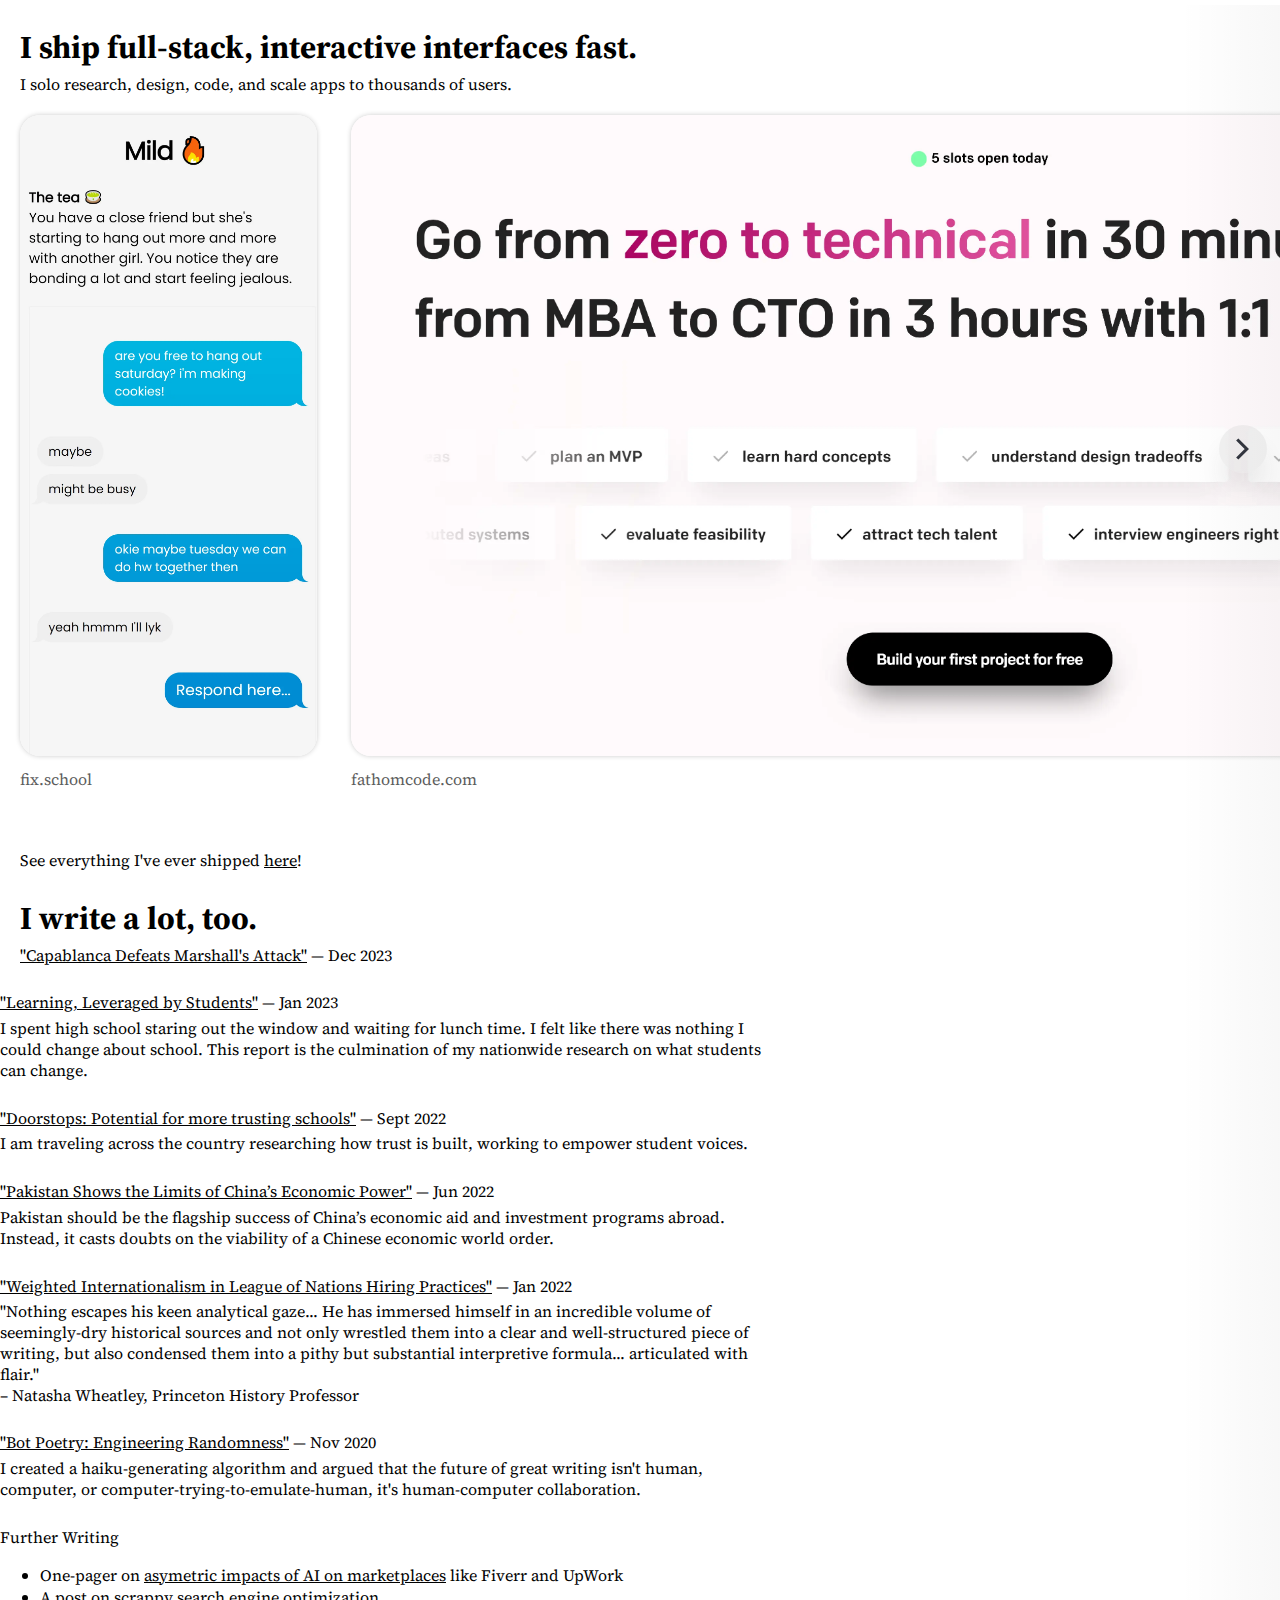
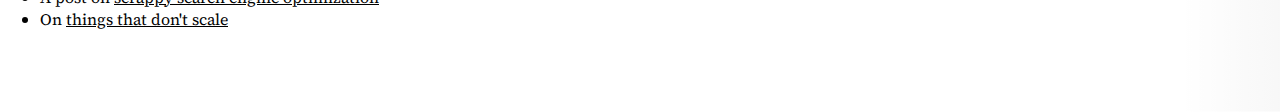
<file: index.html>
<!DOCTYPE html>
<html lang="en">
  <head>
    <meta charset="utf-8">
    <meta name="viewport" content="width=device-width, initial-scale=1.0, maximum-scale=1">
    <title>Ben Guzovsky - Everything I've Shipped</title>
    <meta name="title" content="Ben Guzovsky - Everything I've Shipped">
    <meta name="description" content="I've run 100s of UX interviews, organized research in 15 states, & grown to 700k social views.">
    <meta property="og:url" content="https://folio.benguzovsky.com/">
    <meta property="og:image" content="https://folio.benguzovsky.com/images/folio-og.png">
    <meta name="twitter:image" content="https://folio.benguzovsky.com/images/folio-og.png">
    <meta property="og:image:width" content="1200">
    <meta property="og:image:height" content="630">
    <meta property="og:title" content="Ben Guzovsky - Everything I've Shipped">
    <meta property="og:description" content="I've run 100s of UX interviews, organized research in 15 states, & grown to 700k social views.">
    <meta property="twitter:card" content="summary_large_image">
    <meta property="twitter:url" content="https://folio.benguzovsky.com/">
    <meta property="twitter:title" content="Ben Guzovsky - Everything I've Shipped">
    <meta property="twitter:description" content="I've run 100s of UX interviews, organized research in 15 states, & grown to 700k social views.">
    <link rel="shortcut icon" href="/favicon/favicon.ico" type="image/x-icon">
    <link rel="apple-touch-icon" sizes="180x180" href="/favicon/apple-touch-icon.png">
    <link rel="icon" type="image/png" sizes="32x32" href="/favicon/favicon-32x32.png">
    <link rel="icon" type="image/png" sizes="16x16" href="/favicon/favicon-16x16.png">
    <link rel="manifest" href="/favicon/site.webmanifest">

    <!-- include jQuery 
    <script src="https://ajax.googleapis.com/ajax/libs/jquery/3.5.1/jquery.min.js"></script>
-->
    <!-- include jQuery UI
    <script src="https://ajax.googleapis.com/ajax/libs/jqueryui/1.12.1/jquery-ui.min.js"></script>
     -->
    <link rel="preload" href="/examples/conflict.webp" as="image">
    <link rel="preload" href="/examples/fathom.webp" as="image">
    <link rel="preload" href="/pics/pitch.png" as="image">
    <link rel="preconnect" href="https://fonts.googleapis.com">
<link rel="preconnect" href="https://fonts.gstatic.com" crossorigin>
<!-- <link href="https://fonts.googleapis.com/css2?family=Inter&display=swap" rel="stylesheet"> -->
<link href="https://fonts.googleapis.com/css2?family=Source+Serif+4:ital,opsz,wght@0,8..60,200..900;1,8..60,200..900&display=swap" rel="stylesheet">
<script defer data-domain="benguzovsky.com" src="https://plausible.io/js/script.js"></script>
<style>
    * {
        box-sizing: border-box;
        position: relative;
        min-width: 0;
    }

    body {
        min-height: 100dvh;
        max-width: 100%;
        /* font-family: -apple-system, BlinkMacSystemFont, sans-serif; */
        font-family: "Source Serif 4", serif;
        font-optical-sizing: auto;
        font-weight: 400;
        font-style: normal;        
        margin: 0;
        display: flex;
        background-color: rgb(255, 255, 255);
        overflow-x: hidden;
        overflow-y: auto;
    }

    h1, h2, h3, h4 {
        text-wrap: balance
    }

    p {
        text-wrap: pretty;
        /* font-family: Lora, serif; */
        color: black;
        margin: 0;

        margin-bottom: 5px;
        font-size: 12pt;
        line-height: 1.3;
    }
    h1, h2 {
        font-size: 24pt;
        font-weight: bold;
        margin: 5px;
        margin-left: 0;
    }
    a {
        color: inherit;
        /* font-family: Lora, serif; */
        /* text-decoration: none; */
    }

span {
    display: inline-block;
    padding: 5px 10px;
    margin: 5px;
    border-radius: 20px;
    background-color: #f2f2f2;
    border: none;
    box-shadow: 0 2px 4px rgba(0, 0, 0, 0.1);
    /* font-family: Arial, sans-serif; */
    font-size: 14px;
}

.light {
    background-color: #D2EBD8

} 
.red {
    background-color: #FEB7B3

}
.green {
    background-color: #97E5D7
}

.yellow {
    background-color: #FCF1DD;
}

.date {
    color: rgb(67, 67, 67);
    display: inline-block;
    font-weight: 400;
}
.example-container {
        /* display: flex;
        flex-direction: column; */
        /*         align-items: center;
 */
    display: inline-block; /* Allows for horizontal layout without flex */
    vertical-align: top;
    margin: 5px;
    margin-right: 20px;
    margin-left: 10px;
    -webkit-flex: 0 0 auto;
    flex: 0 0 auto;
    min-height: 0;
    height: calc(100% - 30px);

    }
    .example-container:first-of-type {
        margin-left: 20px;
    }
    .caption {
        width: 100%;
        margin: 0;
        margin-top: 8px;
        text-align: left;
        color: #5c5c5c
    }
    .caption:hover {
        cursor: pointer;
    }
.example {
    border-radius: 20px;
    max-height: 100%;
    min-height: 0;
    -moz-box-shadow: 0 0 5px #ccc;
    -webkit-box-shadow: 0 0 5px #ccc;
    box-shadow: 0 0 5px #ccc;
    object-fit: cover;
}

/* .mobile {
    width: 200px;
}
.desktop {
    width: 400px;
} */
.examples {
    /* display: flex;
    flex-direction: row; */

    min-width: 100%;
    overflow-x: auto;
    white-space: nowrap;
    max-height: 85vh;
    height: 80vh;
    min-height: 0;
    -ms-overflow-style: none;  
    scrollbar-width: none; 
}

.examples::-webkit-scrollbar { 
    display: none;
}

.overlay-right {
    -webkit-transform: translateY(-50%);
    -ms-transform: translateY(-50%);
    transform: translateY(-50%);
    position: absolute;
    top: 50%;
    pointer-events: none;
    -o-object-fit: cover;
    object-fit: cover;
    height: 100%;
    width: 200px;
    z-index: 2;
    right: 0

}

button {
    position: absolute;
    top: calc(60px + 40vh);
    padding: 24px;
    border-radius: 24px;
    background-image: url('/images/Expand_right.svg');
    background-repeat: no-repeat;
    background-position: center;
    background-size: 80%;
    background-color: rgba(223, 223, 223, 0.4);
    border: none;
    box-shadow: 0 20px 30px -10px rgba(54, 54, 54, 0.2);
  -webkit-box-shadow: 0 20px 30px -10px rgba(54, 54, 54, 0.2);
}
button:hover {
    cursor: pointer;
}
#scrollButton {
    right: 1em;
}
#scrollLeft {
    left: 1em;
    transform: rotate(180deg);
    display: none;
}

.description {
    width: 60%;
    text-wrap: pretty;
}


@media screen and (max-width: 768px) {
    button {
        top: calc(200px + 21vh);
    }
    .examples {
        height: 42vh;
    }
    .description, .left p {
        width: 100%;
        margin: auto;
        padding-right: 20px;
    }
    .caption {
        font-size: 10pt;
    }
}
</style>
</head>
<body style="display: block;"> 
    <img src="images/overlay-right.svg" class="overlay-right hide-mobile" alt="overlay"/>

        <h1 style="padding: 20px; padding-bottom: 0px;">I ship full-stack, interactive interfaces fast.</h1>
        <p style="padding: 20px; padding-bottom: 10px; padding-top: 0px;">I solo research, design, code, and scale apps to thousands of users.</p>
        <div class="examples" id="examples">
            
            <div class="example-container" >
                            <img class="example mobile" src="/examples/conflict.webp" height="93%" width="auto">
                            <p class="caption" onclick="window.open('https://fix.school/doorstops/conflict')">fix.school</p></div>        
                            <div class="example-container" >
                                <img class="example pc" src="/examples/fathom.webp" height="93%" width="auto">
                       <p class="caption" onclick="window.open('https://fathomcode.com')">fathomcode.com</p>
                   </div>    
                <div class="example-container" >
                    <img class="example pc" src="/pics/pitch.png" height="93%" width="auto">
           <p class="caption" onclick="window.open('https://www.figma.com/proto/9JP61YENFBHh3UUUfMNj3t/Pitch-Haiku?node-id=33-2&mode=design&t=hxKwPSoRDuQvYLbT-1')">Next Gen Admit Slides</p></div>               
                <div class="example-container" >
                    <img class="example mobile" src="/examples/dashboard.webp" height="93%" width="auto">
                    <p class="caption"  onclick="window.open('https://fix.school/dashboard')">fix.school</p>
                </div>                           
        <div class="example-container" >
                     <img class="example pc" src="/examples/blob.png" height="93%" width="auto">
            <p class="caption"  onclick="window.open('https://loveisblob.com')">loveisblob.com</p>
        </div>           
        <div class="example-container" >
            <img class="example pc" src="/examples/break.webp" height="93%" width="auto">
            <p class="caption" onclick="window.open('https://fix.school/doorstops/10minutebreak')">10 minute break</p>
        </div>    
        <div class="example-container" >
            <img class="example pc" src="/examples/search.png" height="93%" width="auto">
            <p class="caption" onclick="window.open('https://fix.school/search')">fix.school</p>
        </div>      
        <div class="example-container" >
            <img class="example mobile" src="/examples/referents.webp" height="93%" width="auto">
           <p class="caption"  onclick="window.open('https://fix.school/doorstops/ref')">fix.school</p>
       </div>   
        <div class="example-container" >
            <img class="example pc" src="/examples/promptoctopus.webp" height="93%" width="auto">
           <p class="caption"  onclick="window.open('https://promptoctopus.com')">promptoctopus.com</p>
       </div>               
        <div class="example-container" >
            <img class="example pc" src="/pics/chess.png" height="93%" width="auto">
            <p class="caption" onclick="window.open('https://benguz.github.io/chess')">benguz.github.io/chess</p>
        </div>               
            <div class="example-container" >
                <img class="example pc" src="/pics/policy.png" height="93%" width="auto">
                <p class="caption" onclick="window.open('https://fix.school/school/flow')">fix.school</p></div>               
            <div class="example-container" >
                <img class="example pc" src="/pics/grades.png" height="93%" width="auto">
                <p class="caption" onclick="window.open('https://fix.school/doorstops/grades')">fix.school</p>
            </div>               
<div class="example-container" >
                     <img class="example pc" src="/pics/ah.png" height="93%" width="auto">
            <p class="caption" onclick="window.open('https://allisonhartley.com')">allisonhartley.com</p></div>               
<div class="example-container" >
                     <img class="example pc" loading="lazy" src="/pics/potential.png" height="93%" width="auto">
            <p class="caption" onclick="window.open('https://blog.benguzovsky.com/potential')">blog.benguzovsky.com/potential</p></div>
        <!--        
            <div class="example-container" >
         <im            g class="example pc"
<p class="ca            ption"></p></div>        sizes="(max-width: 1400px) 100vw, 1400px"
        srcset="
        /examples/search_medium.png 1138w,
        /examples/search.png 1400w"
        src="/examples/search.png"
        alt="">
         -->
        </div>
        <!-- preload and efficiently size images -->
        <button id="scrollButton"></button>
        <button id="scrollLeft"></button>

        <p style="padding: 20px;">See everything I've ever shipped <a href="/ship" target="_blank">here</a>!</p>
      <h2 style="padding-left: 20px">I write a lot, too.</h2>
      <div class="experiences" style="padding-left: 20px">
        <div class="experience">
            <div class="left">
                <p><a href="/pdfs/Capablanca Defeats Marshall's Attack - Guzovsky.pdf" target="_blank">"Capablanca Defeats Marshall's Attack"</a> — Dec 2023</p>
            </div>
            

            </div>
        </div>
        <br>
        <div class="experience">
            <div class="left">
                <p><a href="https://doorstopeducation.org/research/leveraged.pdf" target="_blank">"Learning, Leveraged by Students"</a> — Jan 2023</p>
            </div>
            <div class="right">
                <p class="description">I spent high school staring out the window and waiting for lunch time. I felt like there was nothing I could change about school. This report is the culmination of my nationwide research on what students can change.
            </p>
            </div>
        </div>
        <br>
        <div class="experience">
            <div class="left">
                <p><a href="https://blog.benguzovsky.com/potential" target="_blank">"Doorstops: Potential for more trusting schools"</a> — Sept 2022</p>
            </div>
            <div class="right">
                <p class="description">I am traveling across the country researching how trust is built, working to empower student voices.
            </p>
            </div>
        </div>
        <br>
        <div class="experience">
            <div class="left">
                <p><a href="https://brief.bismarckanalysis.com/p/pakistan-shows-the-limits-of-chinas" target="_blank">"Pakistan Shows the Limits of China’s Economic Power"</a> — Jun 2022</p>
            </div>
            <div class="right">
                <p class="description">Pakistan should be the flagship success of China’s economic aid and investment programs abroad. Instead, it casts doubts on the viability of a Chinese economic world order.
            </p>
            </div>
        </div>
        <br>
        <div class="experience">
            <div class="left">
                <p><a href="https://blog.benguzovsky.com/fall_junior_paper.pdf" target="_blank">"Weighted Internationalism in League of Nations Hiring Practices"</a> — Jan 2022</p>
            </div>
            <div class="right">
                <p class="description">"Nothing escapes his keen analytical gaze... He has immersed himself in an incredible volume of seemingly-dry historical sources and not only wrestled them into a clear and well-structured piece of writing, but also condensed them into a pithy but substantial interpretive formula... articulated with flair."
                     <br>  
                – Natasha Wheatley, Princeton History Professor
            </p>
            </div>
        </div>
        <br>
        <div class="experience">
            <div class="left">
                <p><a href="https://www.nasslit.com/home/2020/11/16/bot-poetry-engineering-randomness" target="_blank">"Bot Poetry: Engineering Randomness"</a> — Nov 2020</p>
            </div>
            <div class="right">
                <p class="description"> I created a haiku-generating algorithm and argued that the future of great writing isn't human, computer, or computer-trying-to-emulate-human, it's human-computer collaboration.
            </p>

            </div>
        </div>
        <br>
        <div class="experience" id="backwards">
            <div class="right">
                <p>Further Writing</p>

               
            </div>
            <div class="left">
                <ul>
                    <li>One-pager on <a href="/pdfs/ai-imbalances.pdf" target="_blank">asymetric impacts of AI on marketplaces</a> like Fiverr and UpWork</li>
                    <li>A post on <a href="/pdfs/SEO-Friendly Content.pdf" target="_blank">scrappy search engine optimization</a></li>
                    <li>On <a href="https://fix.school/scale" target="_blank">things that don't scale</a></li>
                </ul>
            </div>
            
        </div>
        <br><br><br>
    </div>
      <script>
        document.addEventListener('DOMContentLoaded', (event) => {
            const scrollContainer = document.getElementById('examples');
            const scrollLeftButton = document.getElementById('scrollLeft');
            const scrollRightButton = document.getElementById('scrollButton');
            
            function updateButtonVisibility() {
                scrollLeftButton.style.display = scrollContainer.scrollLeft > 0 ? 'block' : 'none';
                scrollRightButton.style.display = scrollContainer.scrollWidth > scrollContainer.clientWidth + scrollContainer.scrollLeft ? 'block' : 'none';
            }
            scrollContainer.addEventListener('scroll', updateButtonVisibility);
            window.addEventListener('resize', updateButtonVisibility);

            
            updateButtonVisibility();
            scrollRightButton.addEventListener('click', function() {
                scrollContainer.scrollBy({ left: window.innerWidth, behavior: 'smooth' });
            });
            scrollLeftButton.addEventListener('click', function() {
                scrollContainer.scrollBy({ left: -window.innerWidth, behavior: 'smooth' });
            });
        });
        

      </script>

</body>
</file>
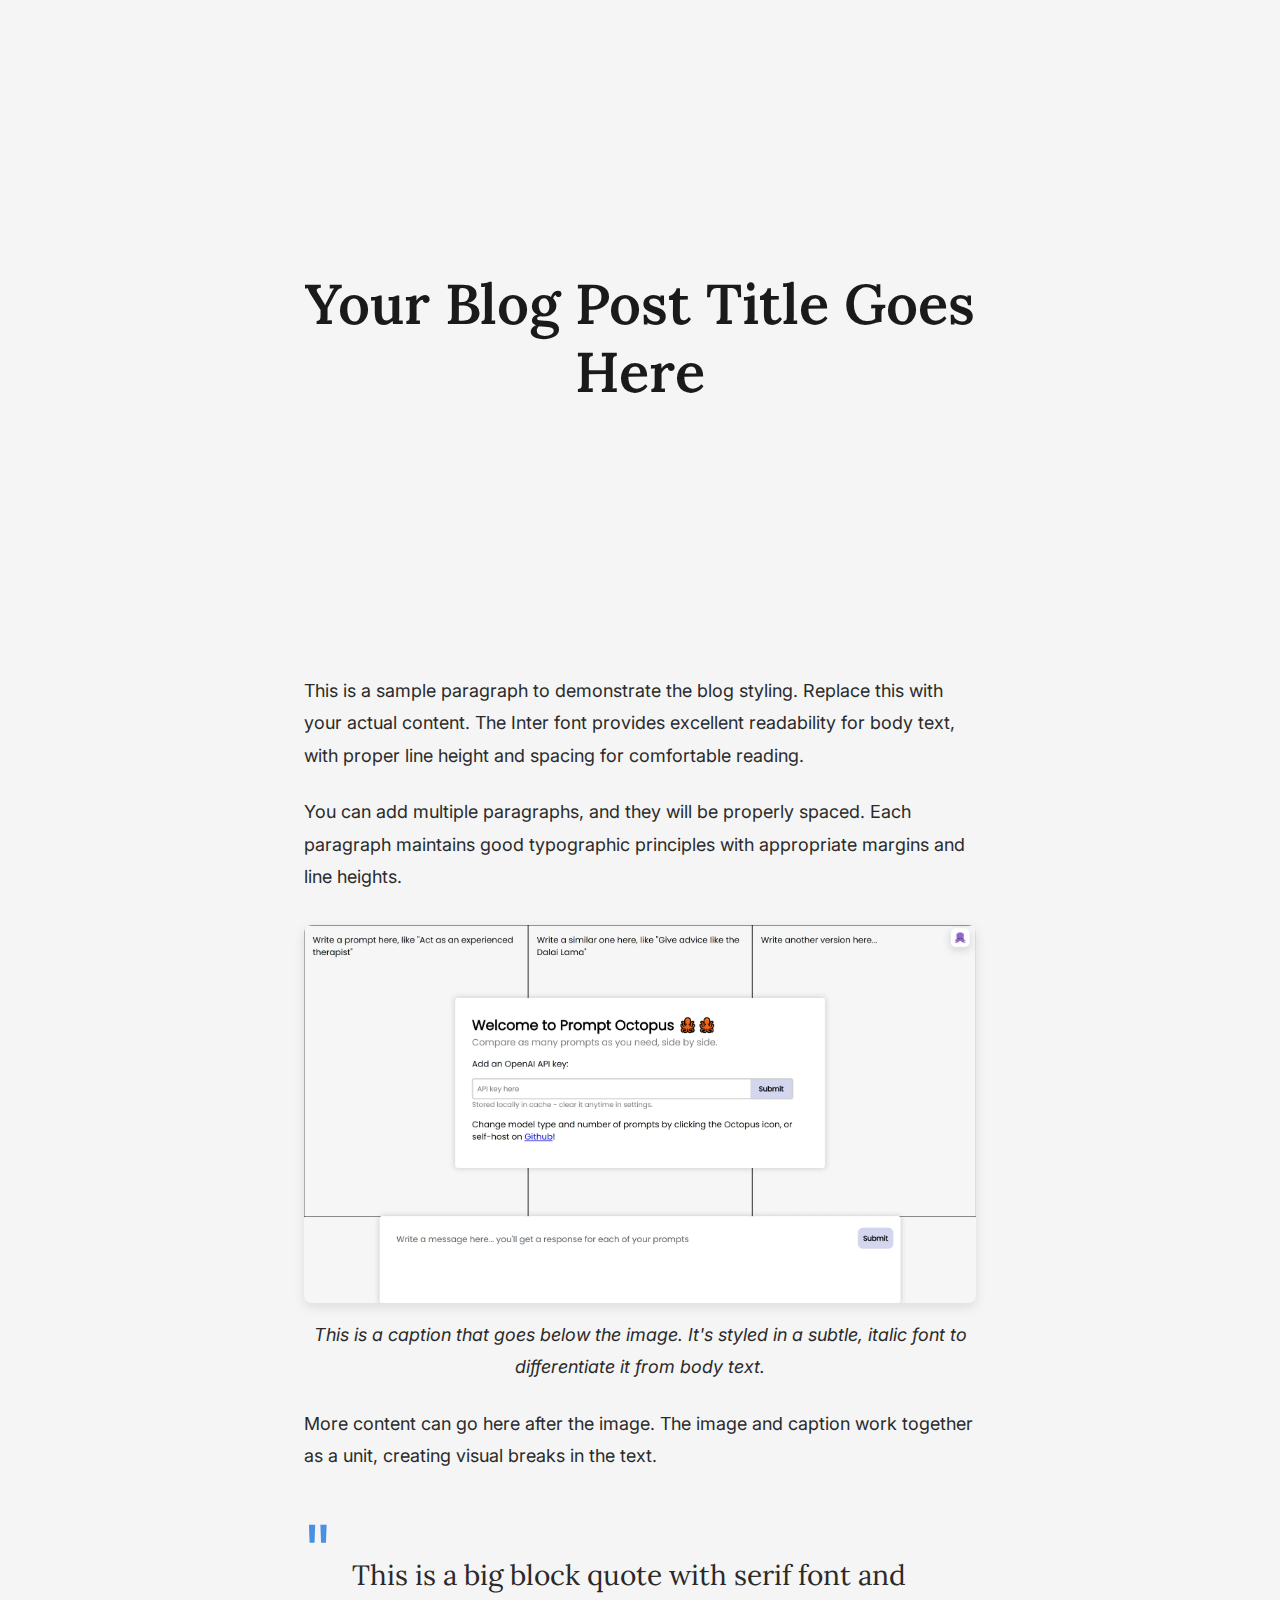
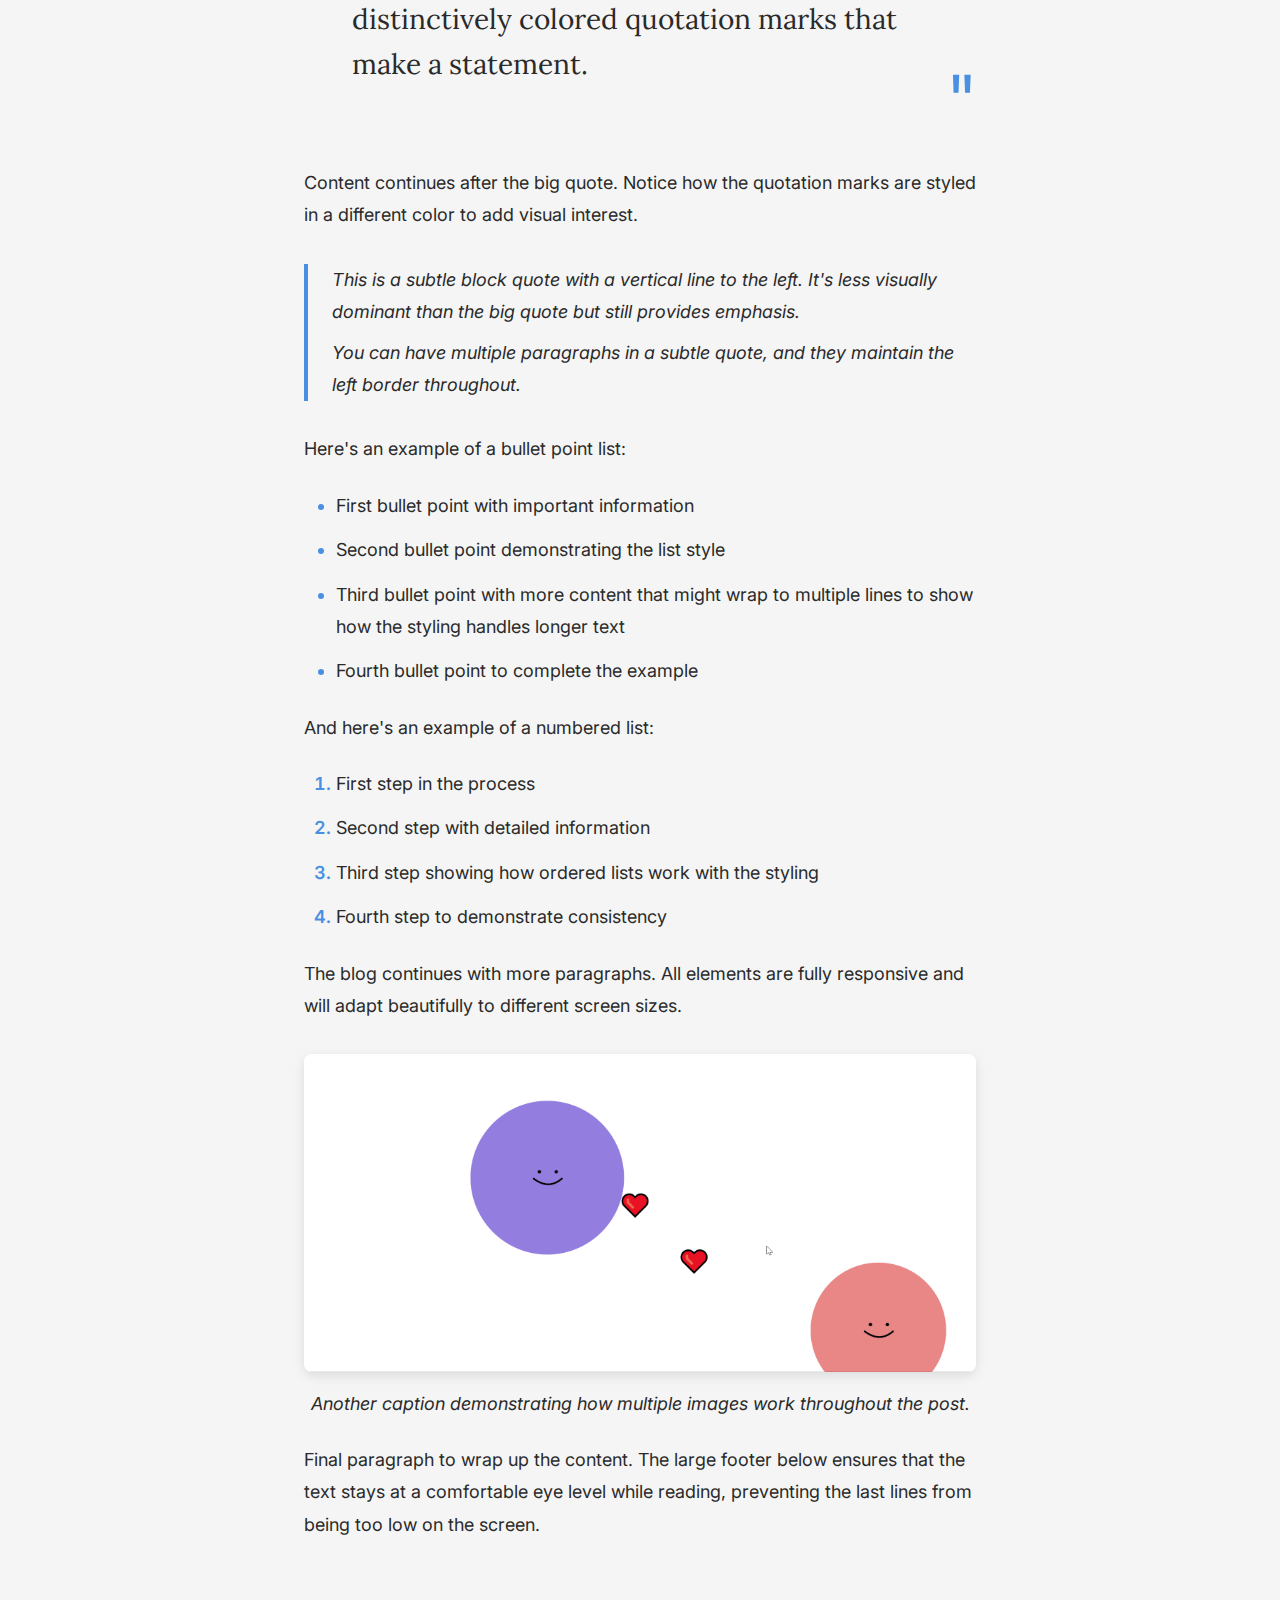
<file: blog.html>
<!DOCTYPE html>
<html lang="en">
<head>
    <meta charset="utf-8">
    <meta name="viewport" content="width=device-width, initial-scale=1.0, maximum-scale=1">
    <title>Blog Post Title - Ben Guzovsky</title>
    <meta name="title" content="Blog Post Title - Ben Guzovsky">
    <meta name="description" content="Your blog post description here.">
    <link rel="shortcut icon" href="/favicon/favicon.ico" type="image/x-icon">
    <link rel="apple-touch-icon" sizes="180x180" href="/favicon/apple-touch-icon.png">
    <link rel="icon" type="image/png" sizes="32x32" href="/favicon/favicon-32x32.png">
    <link rel="icon" type="image/png" sizes="16x16" href="/favicon/favicon-16x16.png">
    <link rel="manifest" href="/favicon/site.webmanifest">
    
    <!-- Fonts -->
    <link rel="preconnect" href="https://fonts.googleapis.com">
    <link rel="preconnect" href="https://fonts.gstatic.com" crossorigin>
    <link href="https://fonts.googleapis.com/css2?family=Lora:wght@400;500;600;700&family=Inter:wght@400;500;600&display=swap" rel="stylesheet">
    
    <!-- Blog Styles -->
    <link rel="stylesheet" href="/blog-styles.css">
    
    <script defer data-domain="benguzovsky.com" src="https://plausible.io/js/script.js"></script>
</head>
<body>
    <div class="blog-container">
        <!-- Title Section -->
        <div class="title-section">
            <h1>Your Blog Post Title Goes Here</h1>
        </div>

        <!-- Content Section -->
        <div class="content-section">
            <p>This is a sample paragraph to demonstrate the blog styling. Replace this with your actual content. The Inter font provides excellent readability for body text, with proper line height and spacing for comfortable reading.</p>

            <p>You can add multiple paragraphs, and they will be properly spaced. Each paragraph maintains good typographic principles with appropriate margins and line heights.</p>

            <!-- Image Example -->
            <img src="/examples/promptoctopus.webp" alt="Example image" class="blog-image">
            <p class="caption">This is a caption that goes below the image. It's styled in a subtle, italic font to differentiate it from body text.</p>

            <p>More content can go here after the image. The image and caption work together as a unit, creating visual breaks in the text.</p>

            <!-- Big Quote Example -->
            <blockquote class="big-quote">
                This is a big block quote with serif font and distinctively colored quotation marks that make a statement.
            </blockquote>

            <p>Content continues after the big quote. Notice how the quotation marks are styled in a different color to add visual interest.</p>

            <!-- Subtle Quote Example -->
            <blockquote class="subtle-quote">
                <p>This is a subtle block quote with a vertical line to the left. It's less visually dominant than the big quote but still provides emphasis.</p>
                <p>You can have multiple paragraphs in a subtle quote, and they maintain the left border throughout.</p>
            </blockquote>

            <!-- Bullet List Example -->
            <p>Here's an example of a bullet point list:</p>
            <ul>
                <li>First bullet point with important information</li>
                <li>Second bullet point demonstrating the list style</li>
                <li>Third bullet point with more content that might wrap to multiple lines to show how the styling handles longer text</li>
                <li>Fourth bullet point to complete the example</li>
            </ul>

            <!-- Numbered List Example -->
            <p>And here's an example of a numbered list:</p>
            <ol>
                <li>First step in the process</li>
                <li>Second step with detailed information</li>
                <li>Third step showing how ordered lists work with the styling</li>
                <li>Fourth step to demonstrate consistency</li>
            </ol>

            <p>The blog continues with more paragraphs. All elements are fully responsive and will adapt beautifully to different screen sizes.</p>

            <!-- Another Image Example -->
            <img src="/images/love.gif" alt="Another example" class="blog-image">
            <p class="caption">Another caption demonstrating how multiple images work throughout the post.</p>

            <p>Final paragraph to wrap up the content. The large footer below ensures that the text stays at a comfortable eye level while reading, preventing the last lines from being too low on the screen.</p>
        </div>

        <!-- Large Footer -->
        <div class="footer"></div>
    </div>
</body>
</html>
</file>
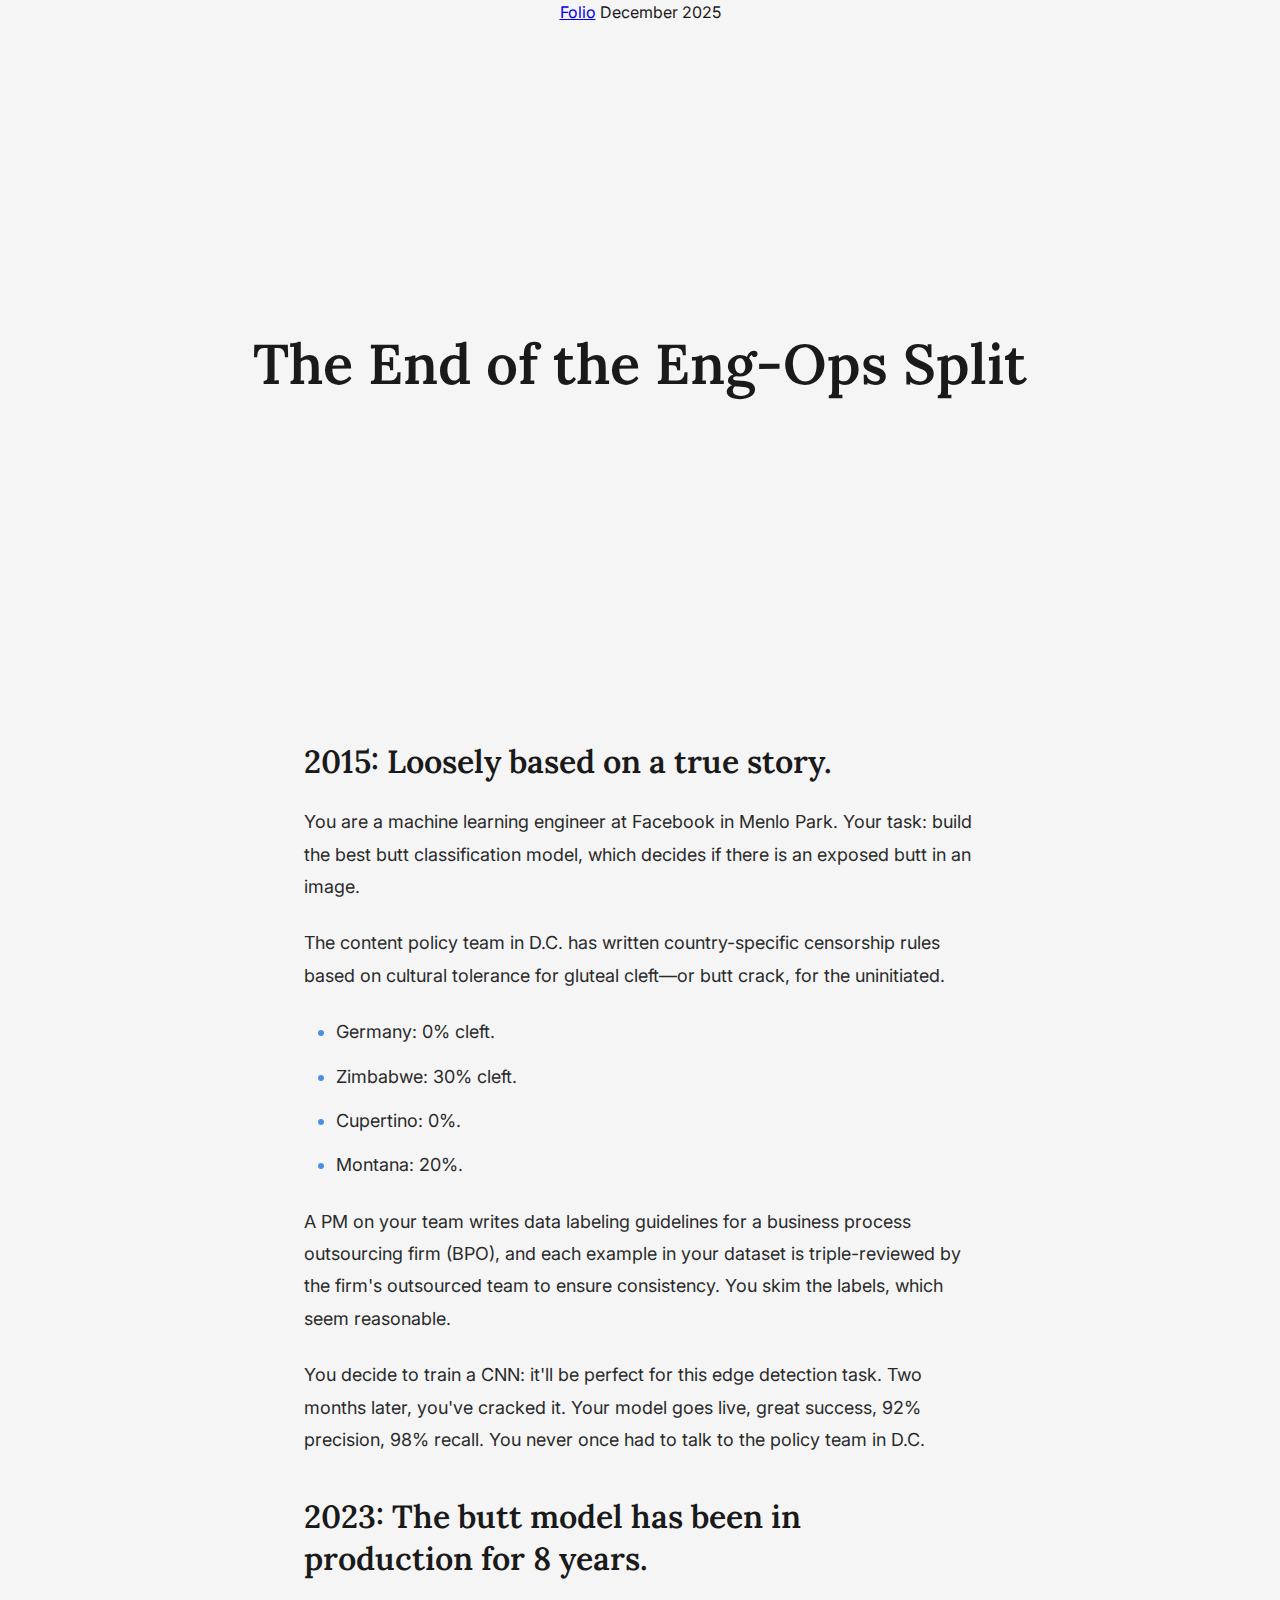
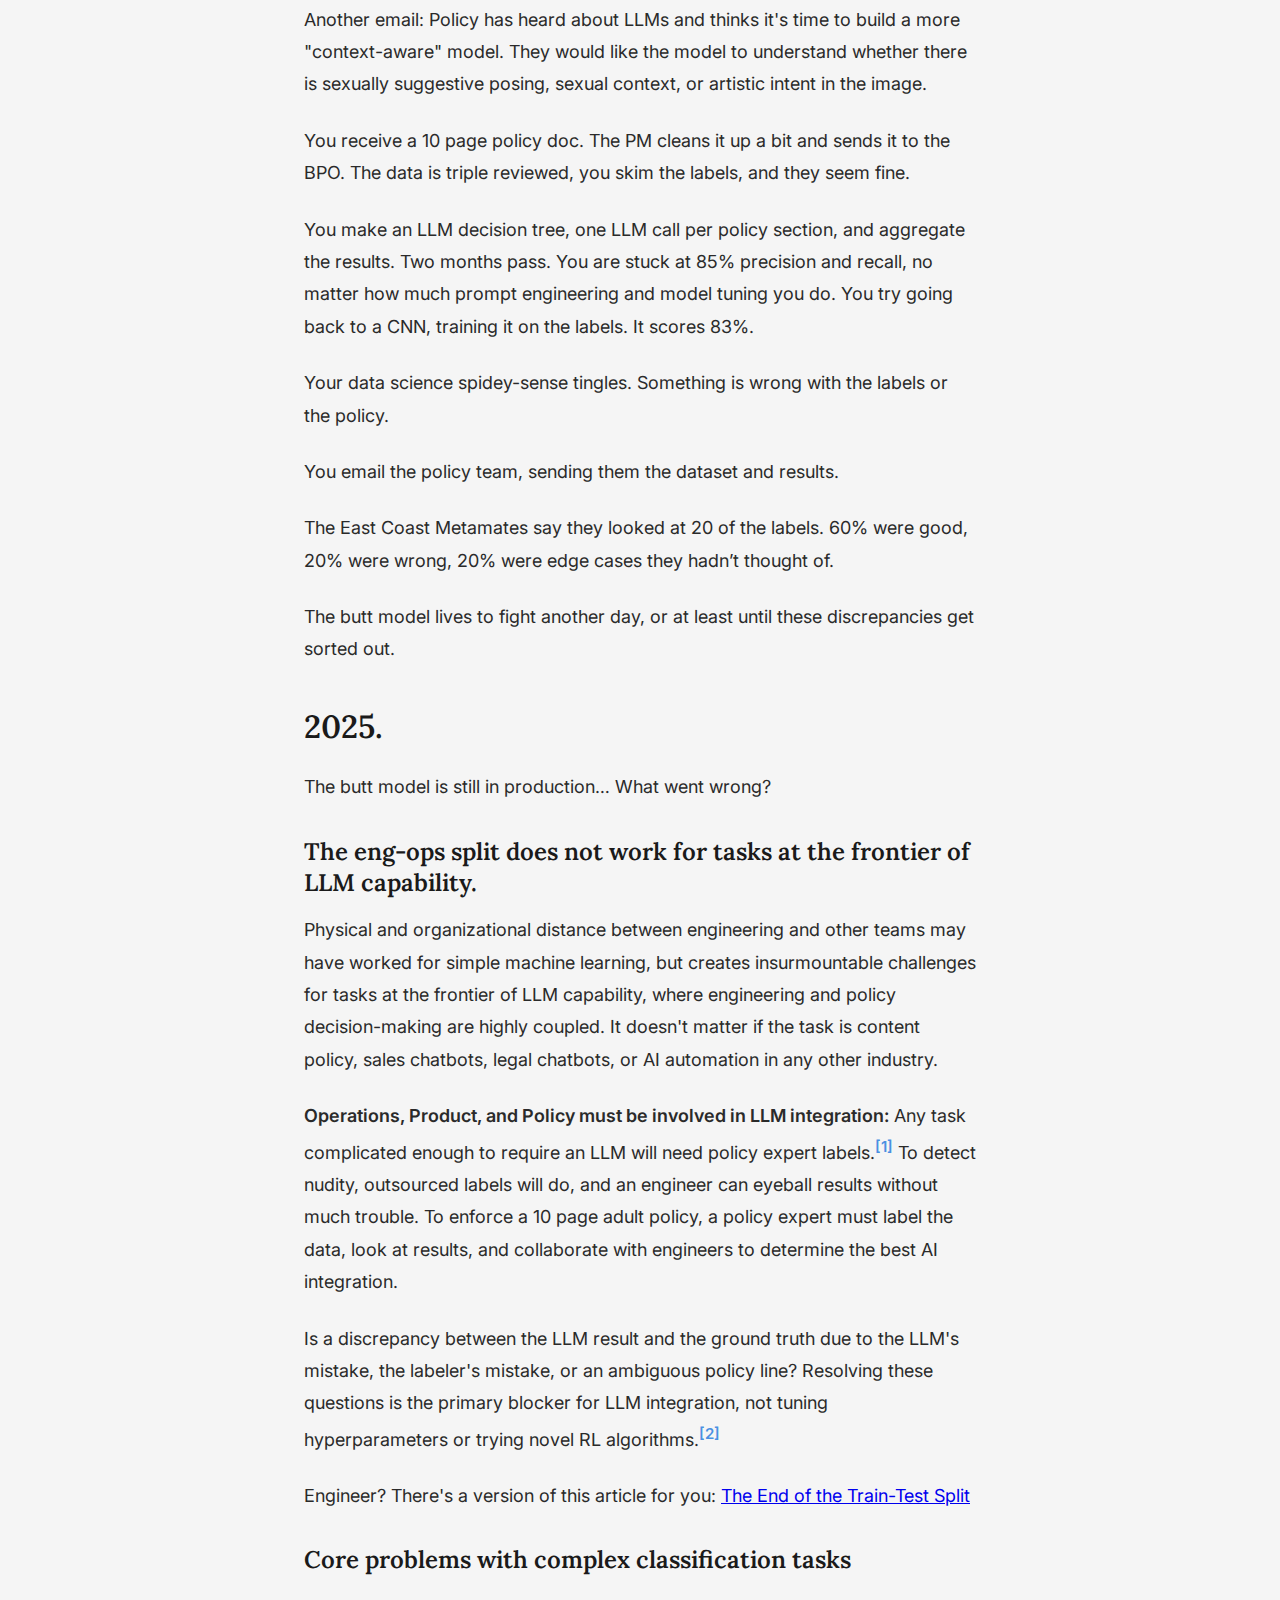
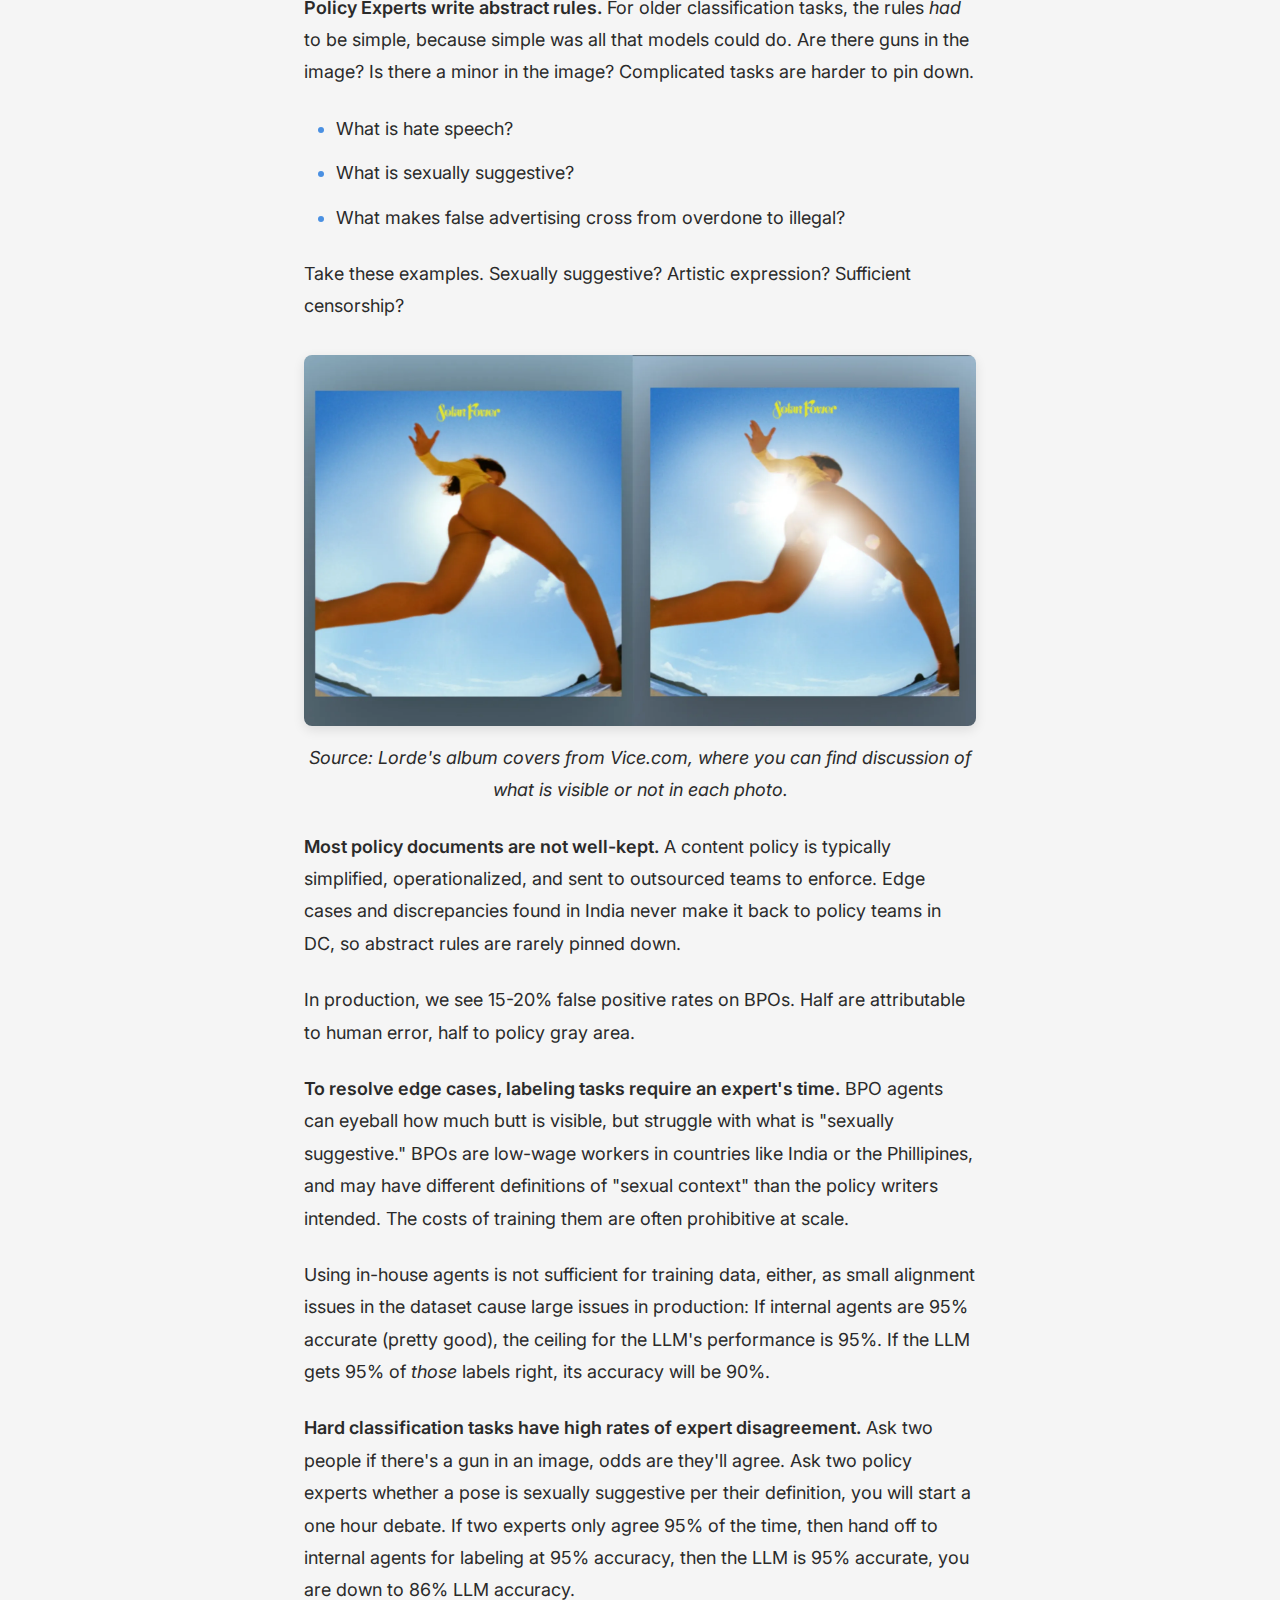
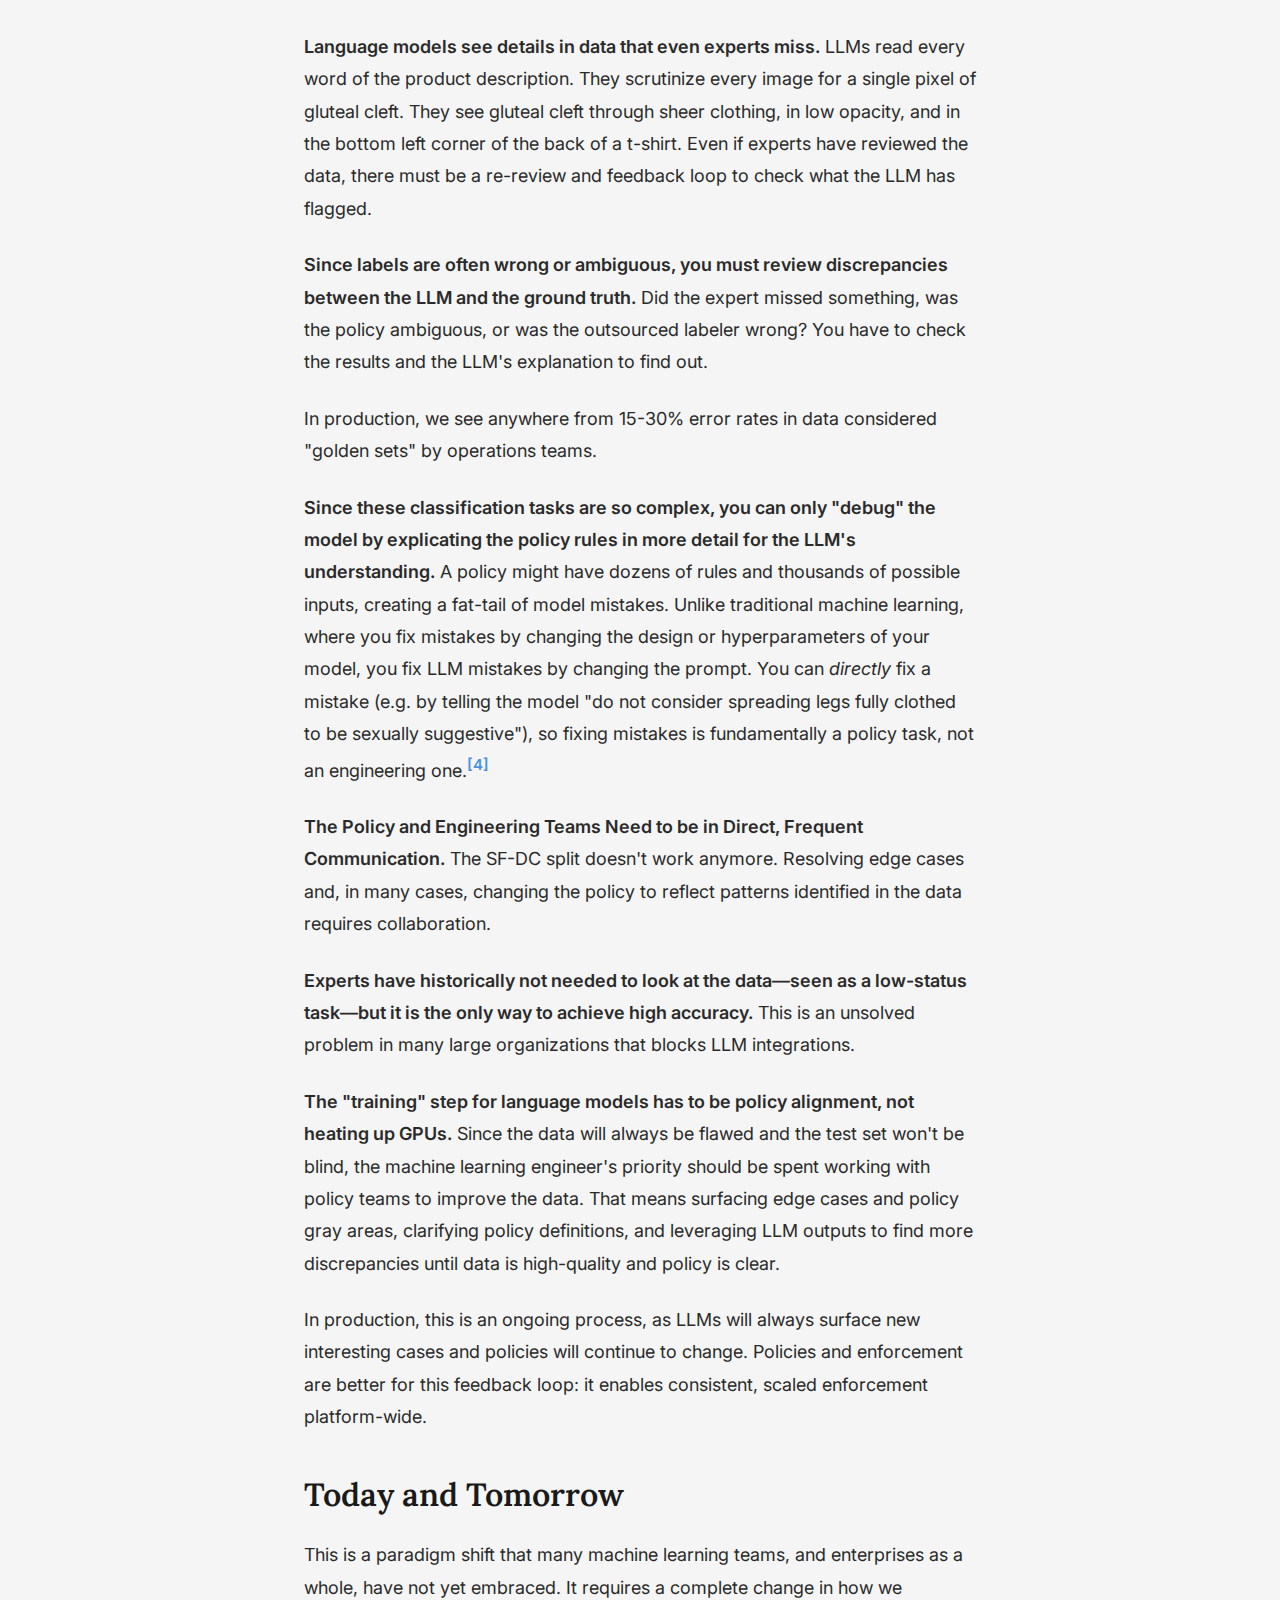
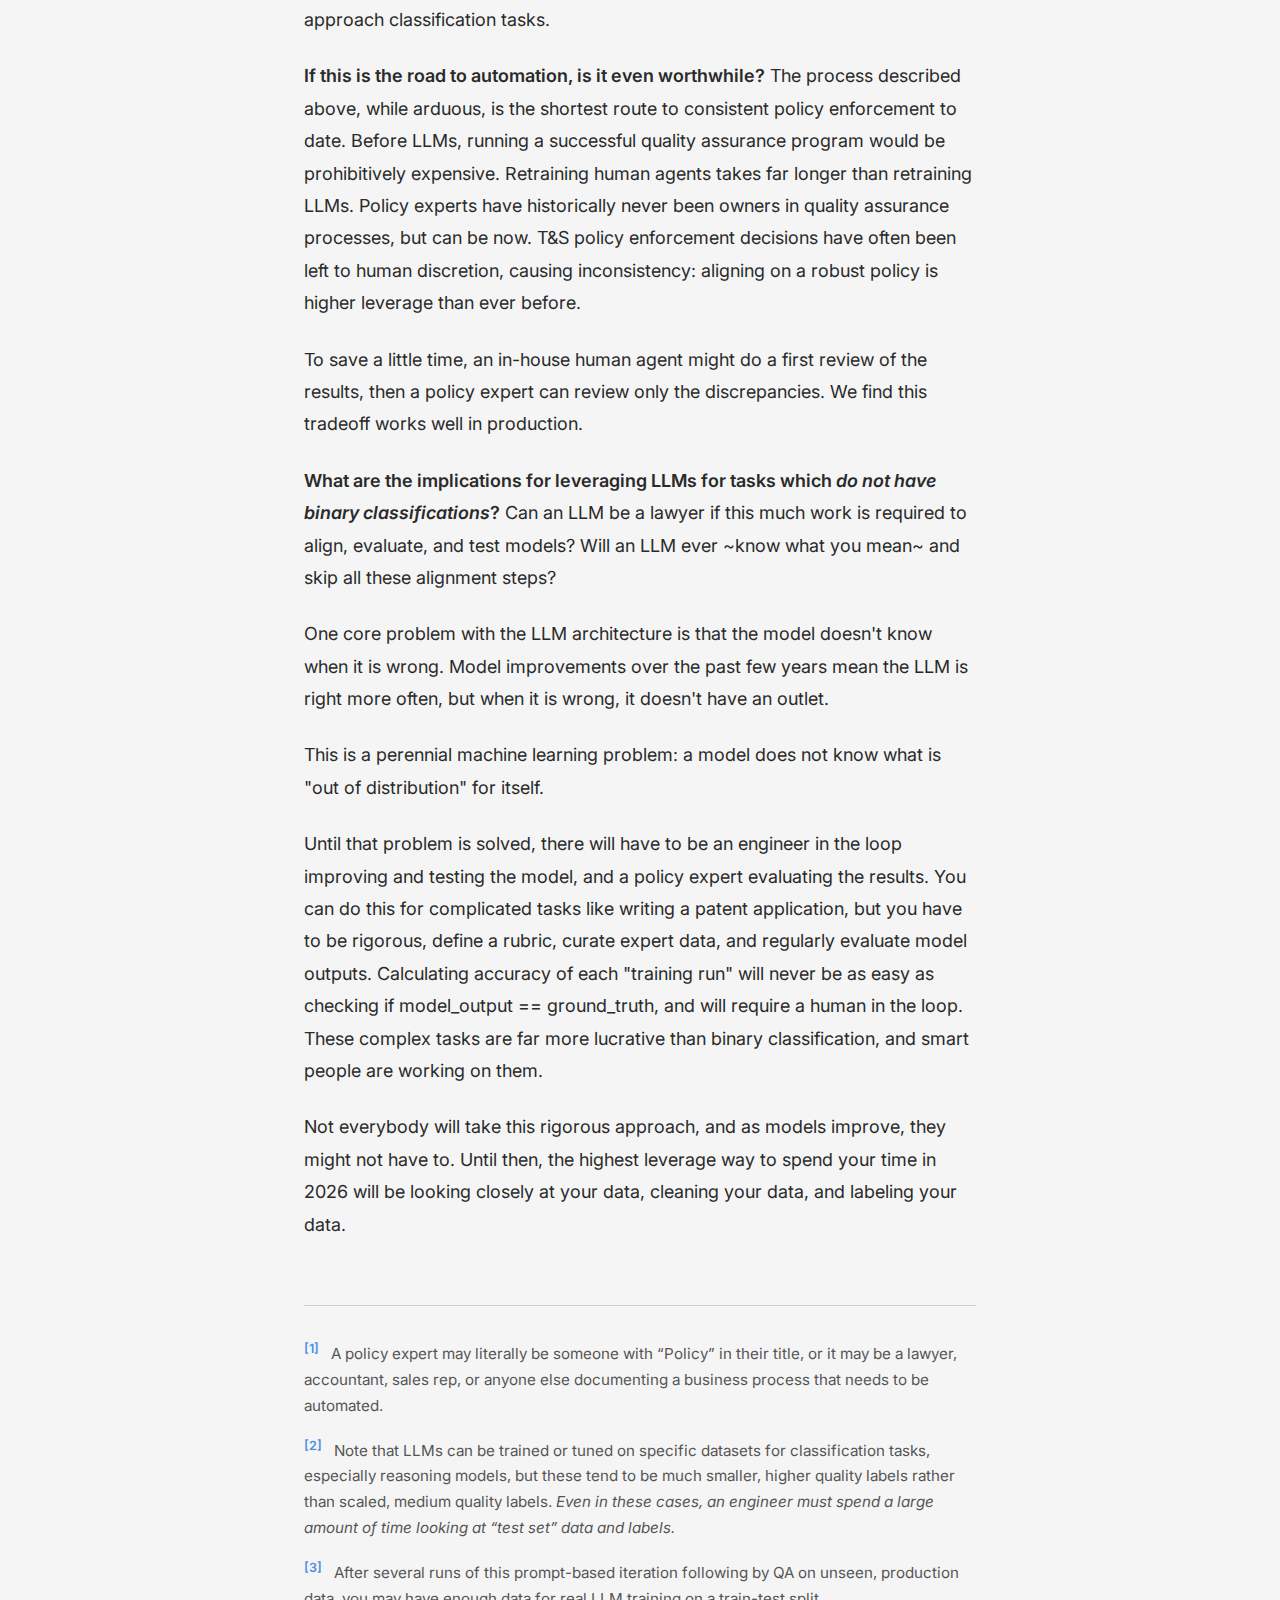
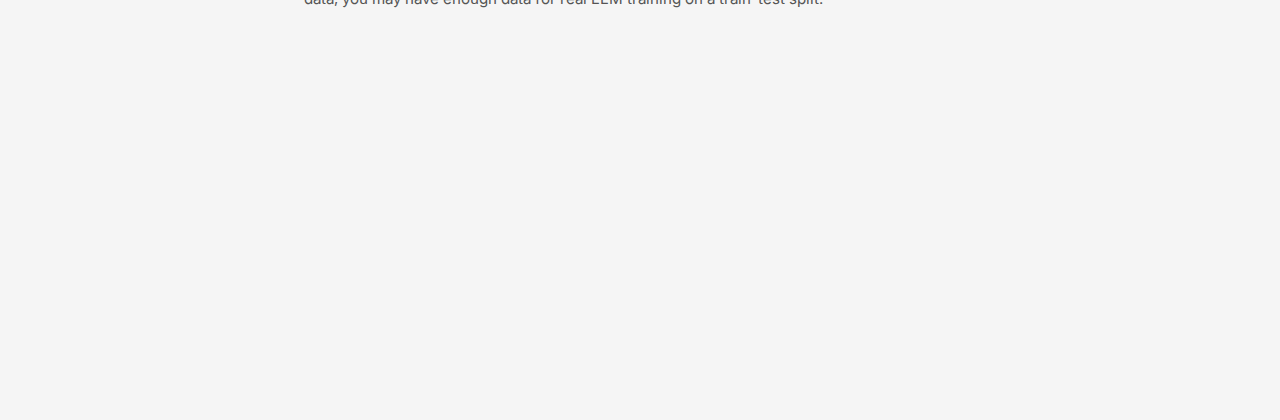
<file: eng-ops.html>
<!DOCTYPE html>
<html lang="en">
<head>
    <meta charset="utf-8">
    <meta name="viewport" content="width=device-width, initial-scale=1.0, maximum-scale=1">
    <title>The End of the Eng-Ops Split</title>
    <meta name="title" content="The End of the Eng-Ops Split">
    <meta name="description" content="The eng-ops split does not work for tasks at the frontier of LLM capability.">
    
    <!-- Open Graph / Social Media -->
    <meta property="og:type" content="article">
    <meta property="og:url" content="https://folio.benguzovsky.com/eng-ops.html">
    <meta property="og:title" content="The End of the Eng-Ops Split">
    <meta property="og:description" content="The eng-ops split does not work for tasks at the frontier of LLM capability.">
    <meta property="og:image" content="https://folio.benguzovsky.com/images/splitscreen_og.png">
    <meta property="og:image:width" content="1408">
    <meta property="og:image:height" content="768">
    
    <!-- Twitter -->
    <meta property="twitter:card" content="summary_large_image">
    <meta property="twitter:url" content="https://folio.benguzovsky.com/eng-ops.html">
    <meta property="twitter:title" content="The End of the Eng-Ops Split">
    <meta property="twitter:description" content="The eng-ops split does not work for tasks at the frontier of LLM capability.">
    <meta property="twitter:image" content="https://folio.benguzovsky.com/images/splitscreen_og.png">
    
    <link rel="shortcut icon" href="/favicon/favicon.ico" type="image/x-icon">
    <link rel="apple-touch-icon" sizes="180x180" href="/favicon/apple-touch-icon.png">
    <link rel="icon" type="image/png" sizes="32x32" href="/favicon/favicon-32x32.png">
    <link rel="icon" type="image/png" sizes="16x16" href="/favicon/favicon-16x16.png">
    <link rel="manifest" href="/favicon/site.webmanifest">
    
    <!-- Fonts -->
    <link rel="preconnect" href="https://fonts.googleapis.com">
    <link rel="preconnect" href="https://fonts.gstatic.com" crossorigin>
    <link href="https://fonts.googleapis.com/css2?family=Lora:wght@400;500;600;700&family=Inter:wght@400;500;600&display=swap" rel="stylesheet">
    
    <!-- Blog Styles -->
    <link rel="stylesheet" href="/blog-styles.css">
    
<!-- Privacy-friendly analytics by Plausible -->
<script async src="https://plausible.io/js/pa-DALALMGEq95sSTulrzwgY.js"></script>
<script>
  window.plausible=window.plausible||function(){(plausible.q=plausible.q||[]).push(arguments)},plausible.init=plausible.init||function(i){plausible.o=i||{}};
  plausible.init()
</script>
</head>
<body>
    <div class="blog-container">
        <!-- Blog Header -->
        <div class="blog-header">
            <a href="/">Folio</a>
            <span class="post-date">December 2025</span>
        </div>

        <!-- Title Section -->
        <div class="title-section">
            <h1>The End of the Eng-Ops Split</h1>
        </div>

        <!-- Content Section -->
        <div class="content-section">
            <h2>2015: Loosely based on a true story.</h2>

            <p>You are a machine learning engineer at Facebook in Menlo Park. Your task: build the best butt classification model, which decides if there is an exposed butt in an image.            </p>

            <p>The content policy team in D.C. has written country-specific censorship rules based on cultural tolerance for gluteal cleft—or butt crack, for the uninitiated.</p>

            <ul>
                <li>Germany: 0% cleft.</li>
                <li>Zimbabwe: 30% cleft.</li>
                <li>Cupertino: 0%.</li>
                <li>Montana: 20%.</li>
            </ul>

            <p>A PM on your team writes data labeling guidelines for a business process outsourcing firm (BPO), and each example in your dataset is triple-reviewed by the firm's outsourced team to ensure consistency. You skim the labels, which seem reasonable.</p>

            <p>You decide to train a CNN: it'll be perfect for this edge detection task. Two months later, you've cracked it. Your model goes live, great success, 92% precision, 98% recall. You never once had to talk to the policy team in D.C.</p>

            <h2>2023: The butt model has been in production for 8 years.</h2>

            <p>Another email: Policy has heard about LLMs and thinks it's time to build a more "context-aware" model. They would like the model to understand whether there is sexually suggestive posing, sexual context, or artistic intent in the image.</p>

            <p>You receive a 10 page policy doc. The PM cleans it up a bit and sends it to the BPO. The data is triple reviewed, you skim the labels, and they seem fine.</p>

            <p>You make an LLM decision tree, one LLM call per policy section, and aggregate the results. Two months pass. You are stuck at 85% precision and recall, no matter how much prompt engineering and model tuning you do. You try going back to a CNN, training it on the labels. It scores 83%.</p>

            <p>Your data science spidey-sense tingles. Something is wrong with the labels or the policy.</p>

            <p>You email the policy team, sending them the dataset and results.</p>

            <p>The East Coast Metamates say they looked at 20 of the labels. 60% were good, 20% were wrong, 20% were edge cases they hadn’t thought of.</p>

            <p>The butt model lives to fight another day, or at least until these discrepancies get sorted out.</p>

            <h2>2025.</h2>

            <p>The butt model is still in production… What went wrong?</p>

            <h3><strong>The eng-ops split does not work for tasks at the frontier of LLM capability.</strong></h3>

            <p>Physical and organizational distance between engineering and other teams may have worked for simple machine learning, but creates insurmountable challenges for tasks at the frontier of LLM capability, where engineering and policy decision-making are highly coupled. It doesn't matter if the task is content policy, sales chatbots, legal chatbots, or AI automation in any other industry.</p>

            <p><strong>Operations, Product, and Policy must be involved in LLM integration:</strong> Any task complicated enough to require an LLM will need policy expert labels.<sup id="ref-1"><a href="#footnote-1">[1]</a></sup> To detect nudity, outsourced labels will do, and an engineer can eyeball results without much trouble. To enforce a 10 page adult policy, a policy expert must label the data, look at results, and collaborate with engineers to determine the best AI integration.</p>

            <p>Is a discrepancy between the LLM result and the ground truth due to the LLM's mistake, the labeler's mistake, or an ambiguous policy line? Resolving these questions is the primary blocker for LLM integration, not tuning hyperparameters or trying novel RL algorithms.<sup id="ref-2"><a href="#footnote-2">[2]</a></sup></p>

            <div class="article-callout">
                <p>Engineer? There's a version of this article for you: <a href="/train-test.html">The End of the Train-Test Split</a></p>
            </div>

            <h3>Core problems with complex classification tasks</h3>

            <p><strong>Policy Experts write abstract rules.</strong> For older classification tasks, the rules <em>had</em> to be simple, because simple was all that models could do. Are there guns in the image? Is there a minor in the image? Complicated tasks are harder to pin down.</p>

            <ul>
                <li>What is hate speech?</li>
                <li>What is sexually suggestive?</li>
                <li>What makes false advertising cross from overdone to illegal?</li>
            </ul>
            <p>Take these examples. Sexually suggestive? Artistic expression? Sufficient censorship?</p>
            <img src="/images/solar_power.webp" alt="Policy example" class="blog-image">
            <p class="caption">Source: Lorde's album covers from Vice.com, where you can find discussion of what is visible or not in each photo.</p>

            <p><strong>Most policy documents are not well-kept.</strong> A content policy is typically simplified, operationalized, and sent to outsourced teams to enforce. Edge cases and discrepancies found in India never make it back to policy teams in DC, so abstract rules are rarely pinned down.</p>

            <p>In production, we see 15-20% false positive rates on BPOs. Half are attributable to human error, half to policy gray area.</p>

            <p><strong>To resolve edge cases, labeling tasks require an expert's time.</strong> BPO agents can eyeball how much butt is visible, but struggle with what is "sexually suggestive." BPOs are low-wage workers in countries like India or the Phillipines, and may have different definitions of "sexual context" than the policy writers intended. The costs of training them are often prohibitive at scale.</p>

            <p>Using in-house agents is not sufficient for training data, either, as small alignment issues in the dataset cause large issues in production: If internal agents are 95% accurate (pretty good), the ceiling for the LLM's performance is 95%. If the LLM gets 95% of <em>those</em> labels right, its accuracy will be 90%.</p>

            <p><strong>Hard classification tasks have high rates of expert disagreement.</strong> Ask two people if there's a gun in an image, odds are they'll agree. Ask two policy experts whether a pose is sexually suggestive per their definition, you will start a one hour debate. If two experts only agree 95% of the time, then hand off to internal agents for labeling at 95% accuracy, then the LLM is 95% accurate, you are down to 86% LLM accuracy.</p>

            <p><strong>Language models see details in data that even experts miss.</strong> LLMs read every word of the product description. They scrutinize every image for a single pixel of gluteal cleft. They see gluteal cleft through sheer clothing, in low opacity, and in the bottom left corner of the back of a t-shirt. Even if experts have reviewed the data, there must be a re-review and feedback loop to check what the LLM has flagged.</p>

            <p><strong>Since labels are often wrong or ambiguous, you must review discrepancies between the LLM and the ground truth.</strong> Did the expert missed something, was the policy ambiguous, or was the outsourced labeler wrong? You have to check the results and the LLM's explanation to find out.</p>

            <p>In production, we see anywhere from 15-30% error rates in data considered "golden sets" by operations teams.</p>

            <p><strong>Since these classification tasks are so complex, you can only "debug" the model by explicating the policy rules in more detail for the LLM's understanding.</strong> A policy might have dozens of rules and thousands of possible inputs, creating a fat-tail of model mistakes. Unlike traditional machine learning, where you fix mistakes by changing the design or hyperparameters of your model, you fix LLM mistakes by changing the prompt. You can <em>directly</em> fix a mistake (e.g. by telling the model "do not consider spreading legs fully clothed to be sexually suggestive"), so fixing mistakes is fundamentally a policy task, not an engineering one.<sup id="ref-4"><a href="#footnote-4">[4]</a></sup></p>

            <p><strong>The Policy and Engineering Teams Need to be in Direct, Frequent Communication.</strong> The SF-DC split doesn't work anymore. Resolving edge cases and, in many cases, changing the policy to reflect patterns identified in the data requires collaboration.</p>

            <p><strong>Experts have historically not needed to look at the data—seen as a low-status task—but it is the only way to achieve high accuracy.</strong> This is an unsolved problem in many large organizations that blocks LLM integrations.</p>

            <p><strong>The "training" step for language models has to be policy alignment, not heating up GPUs.</strong> Since the data will always be flawed and the test set won't be blind, the machine learning engineer's priority should be spent working with policy teams to improve the data. That means surfacing edge cases and policy gray areas, clarifying policy definitions, and leveraging LLM outputs to find more discrepancies until data is high-quality and policy is clear.</p>

            <p>In production, this is an ongoing process, as LLMs will always surface new interesting cases and policies will continue to change. Policies and enforcement are better for this feedback loop: it enables consistent, scaled enforcement platform-wide.</p>

            <h2>Today and Tomorrow</h2>

            <p>This is a paradigm shift that many machine learning teams, and enterprises as a whole, have not yet embraced. It requires a complete change in how we approach classification tasks.</p>

            <p><strong>If this is the road to automation, is it even worthwhile?</strong> The process described above, while arduous, is the shortest route to consistent policy enforcement to date. Before LLMs, running a successful quality assurance program would be prohibitively expensive. Retraining human agents takes far longer than retraining LLMs. Policy experts have historically never been owners in quality assurance processes, but can be now. T&S policy enforcement decisions have often been left to human discretion, causing inconsistency: aligning on a robust policy is higher leverage than ever before.</p>

            <p>To save a little time, an in-house human agent might do a first review of the results, then a policy expert can review only the discrepancies. We find this tradeoff works well in production.</p>

            <p><strong>What are the implications for leveraging LLMs for tasks which <em>do not have binary classifications</em>?</strong> Can an LLM be a lawyer if this much work is required to align, evaluate, and test models? Will an LLM ever ~know what you mean~ and skip all these alignment steps?</p>

            <p>One core problem with the LLM architecture is that the model doesn't know when it is wrong. Model improvements over the past few years mean the LLM is right more often, but when it is wrong, it doesn't have an outlet.</p>

            <p>This is a perennial machine learning problem: a model does not know what is "out of distribution" for itself.</p>

            <p>Until that problem is solved, there will have to be an engineer in the loop improving and testing the model, and a policy expert evaluating the results. You can do this for complicated tasks like writing a patent application, but you have to be rigorous, define a rubric, curate expert data, and regularly evaluate model outputs. Calculating accuracy of each "training run" will never be as easy as checking if model_output == ground_truth, and will require a human in the loop. These complex tasks are far more lucrative than binary classification, and smart people are working on them.</p>

            <p>Not everybody will take this rigorous approach, and as models improve, they might not have to. Until then, the highest leverage way to spend your time in 2026 will be looking closely at your data, cleaning your data, and labeling your data.</p>

            <!-- Footnotes -->
            <div class="footnotes">
                <div class="footnote-item" id="footnote-1">
                    <sup><a href="#ref-1">[1]</a></sup> A policy expert may literally be someone with “Policy” in their title, or it may be a lawyer, accountant, sales rep, or anyone else documenting a business process that needs to be automated.
                </div>
                <div class="footnote-item" id="footnote-2">
                    <sup><a href="#ref-2">[2]</a></sup> Note that LLMs can be trained or tuned on specific datasets for classification tasks, especially reasoning models, but these tend to be much smaller, higher quality labels rather than scaled, medium quality labels. <i>Even in these cases, an engineer must spend a large amount of time looking at “test set” data and labels.</i>
                </div>
                <div class="footnote-item" id="footnote-3">
                    <sup><a href="#ref-3">[3]</a></sup> After several runs of this prompt-based iteration following by QA on unseen, production data, you may have enough data for real LLM training on a train-test split.
                </div>
            </div>
        </div>

        <!-- Large Footer -->
        <div class="footer"></div>
    </div>
</body>
</html>
</file>
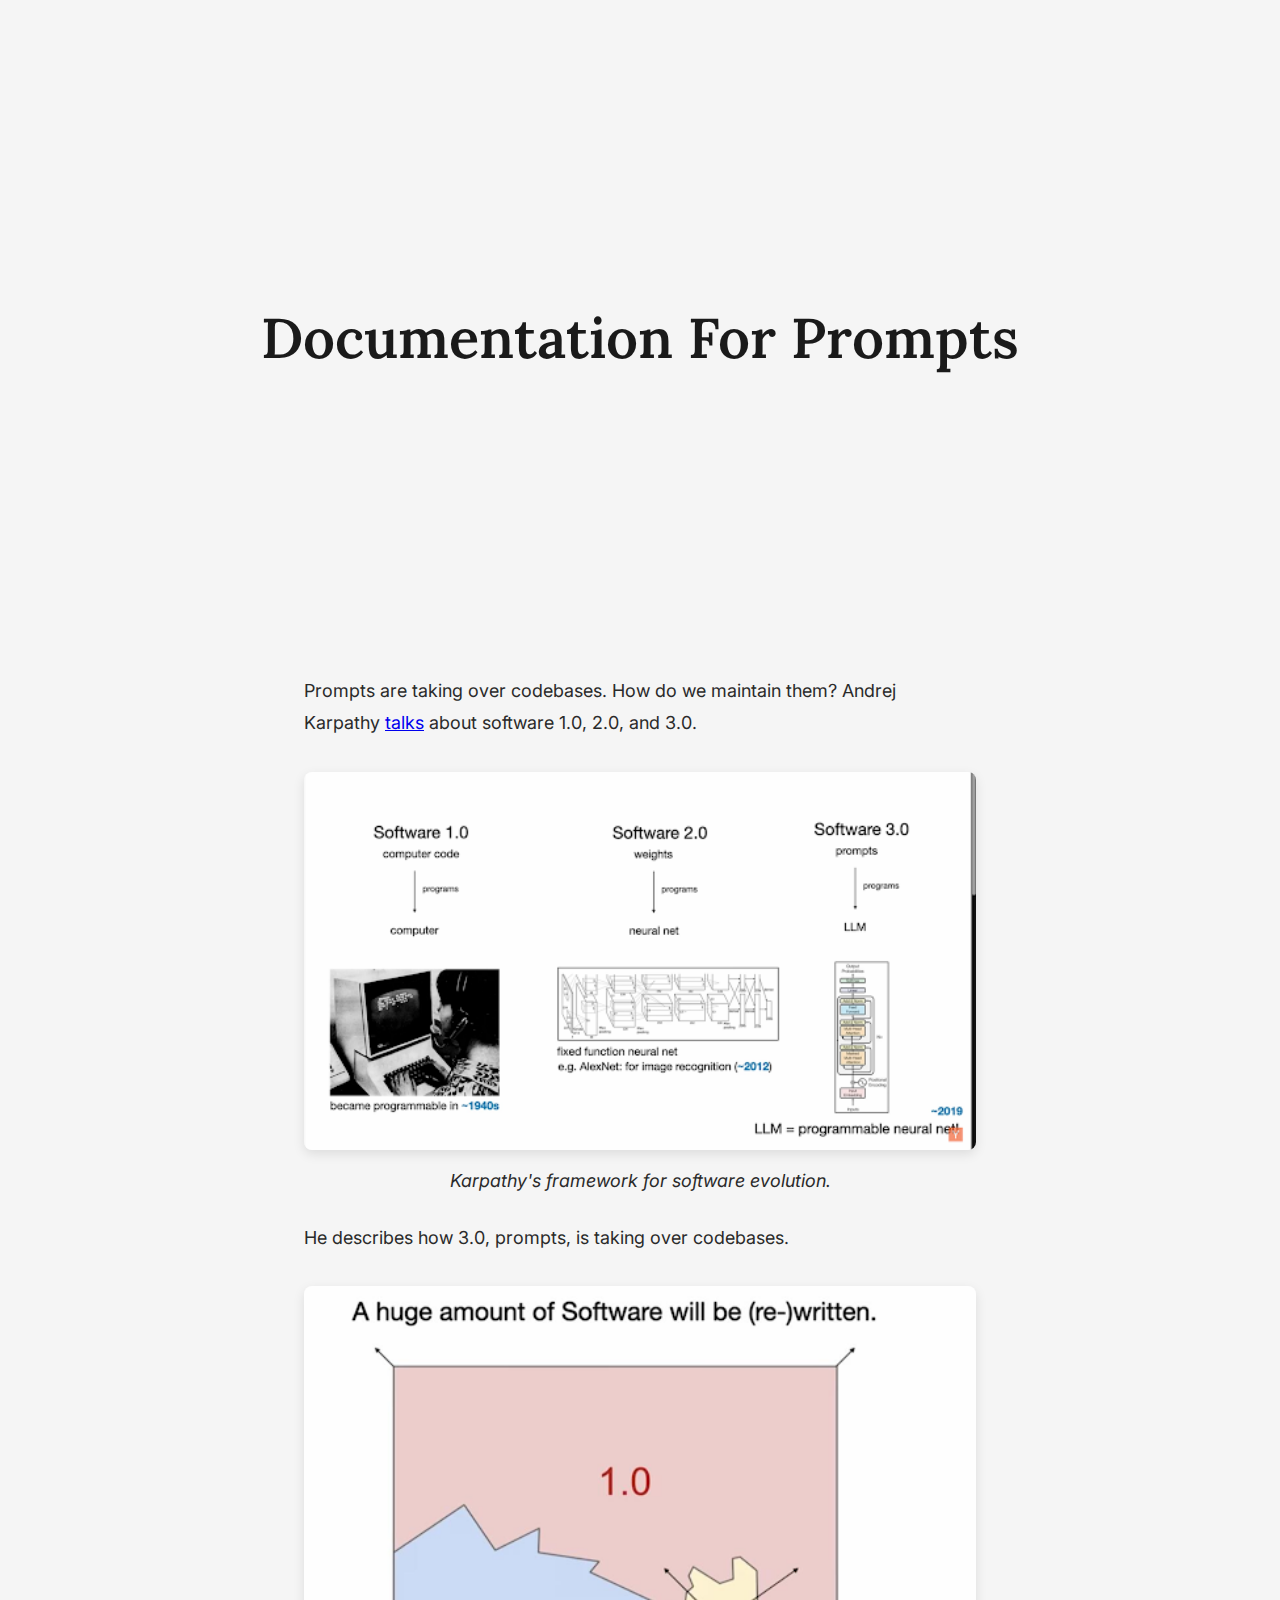
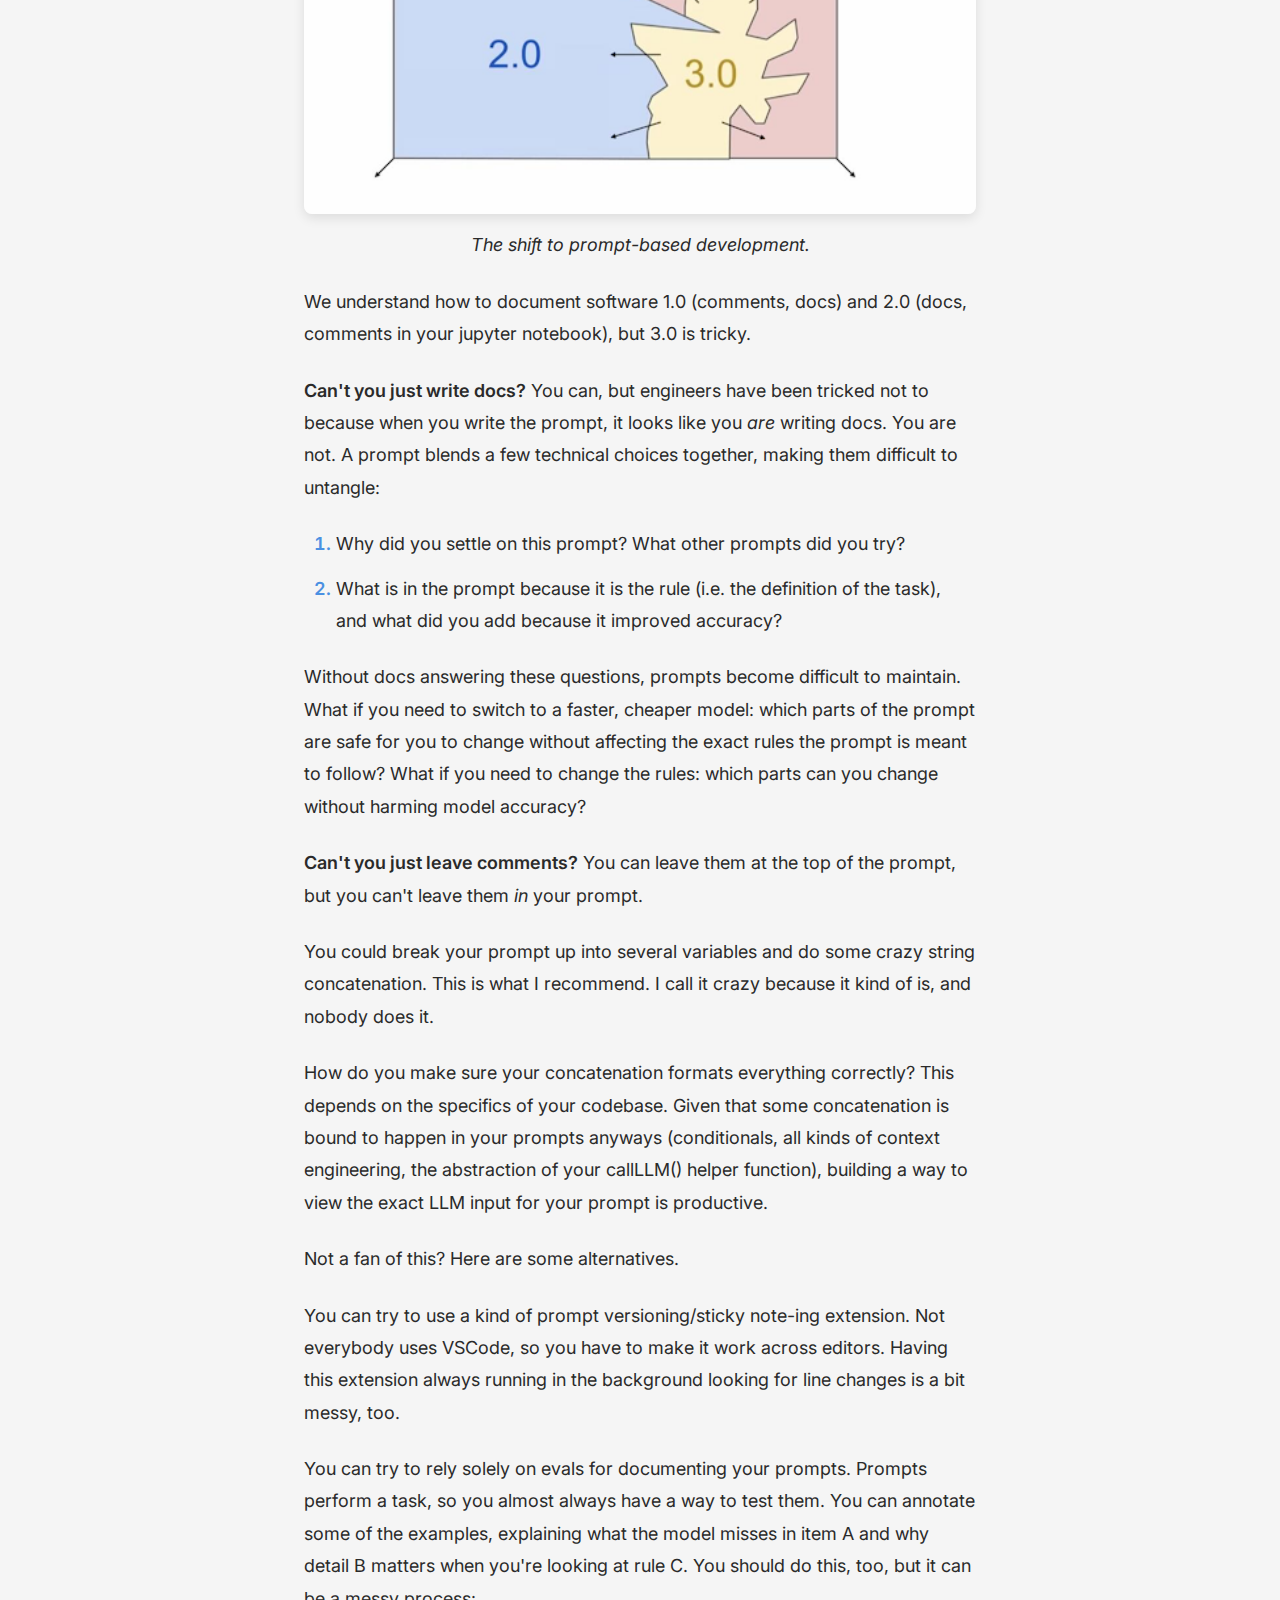
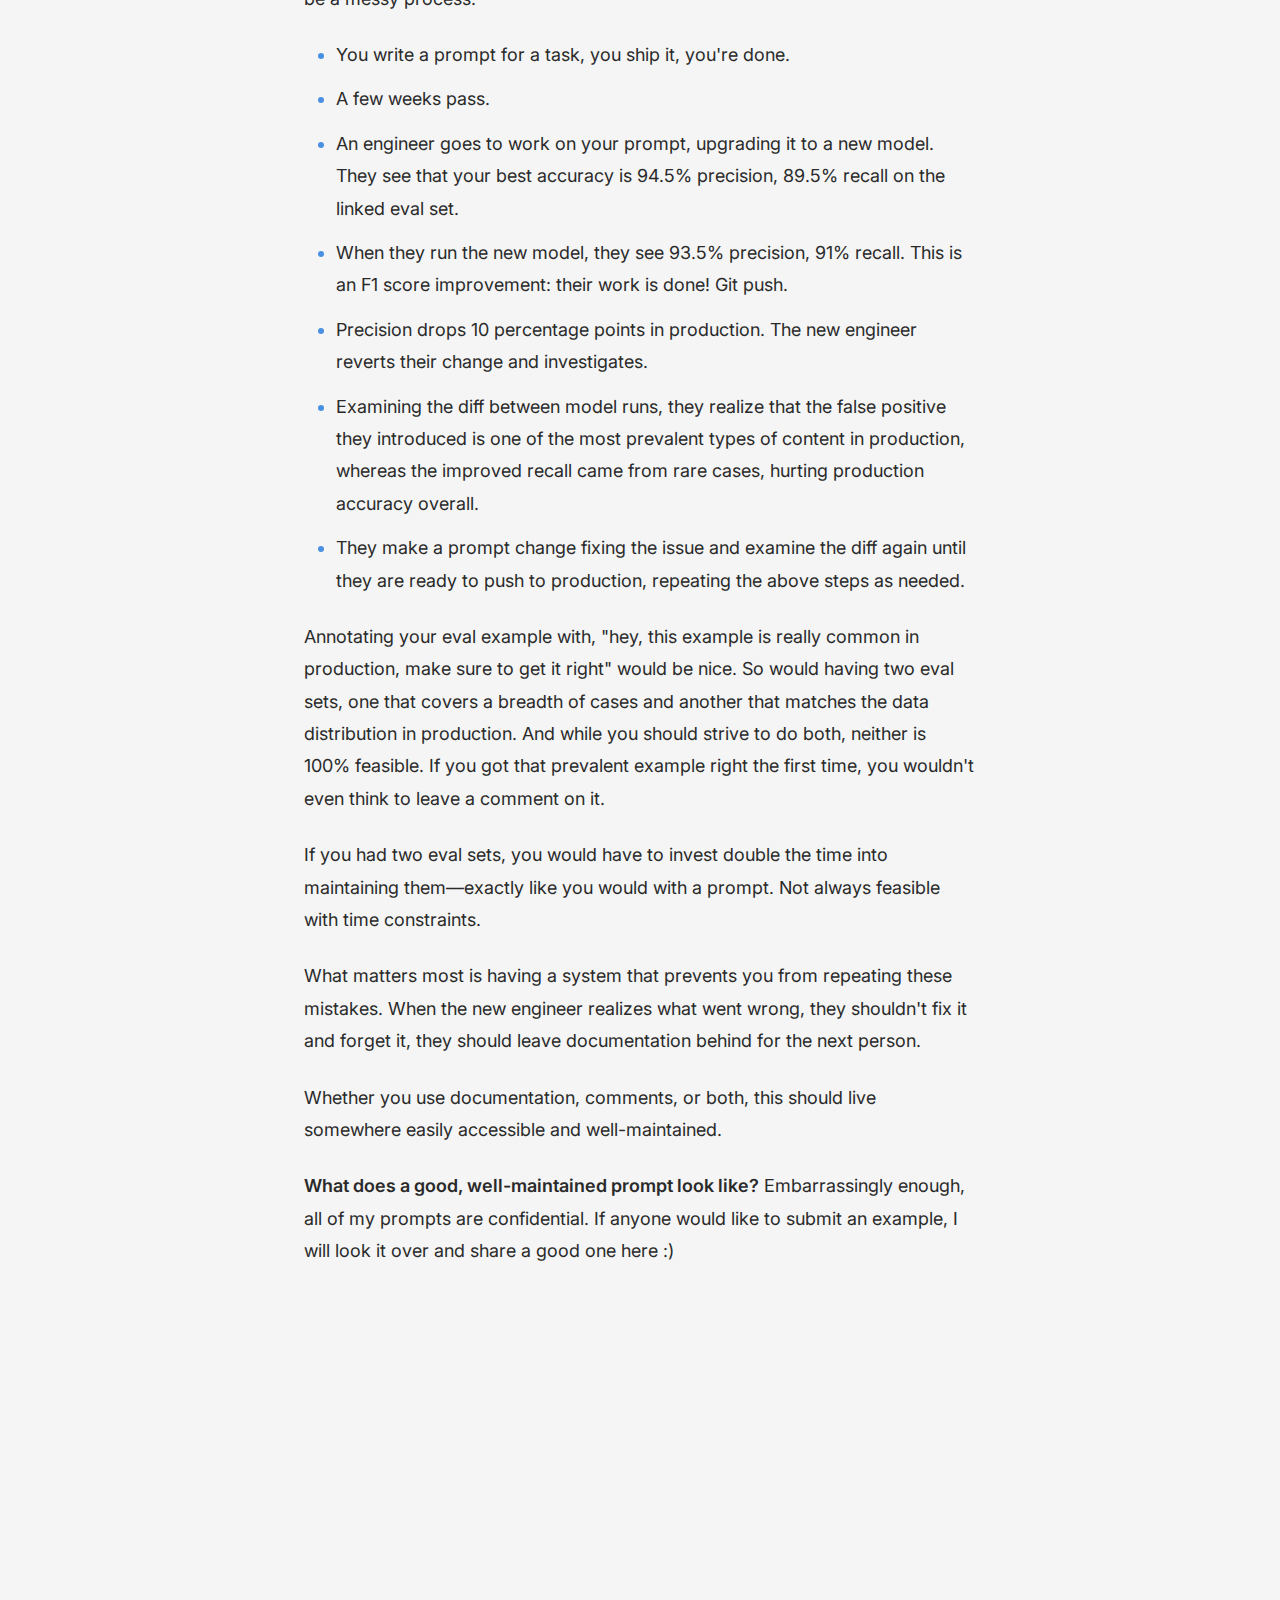
<file: prompt-docs.html>
<!DOCTYPE html>
<html lang="en">
<head>
    <meta charset="utf-8">
    <meta name="viewport" content="width=device-width, initial-scale=1.0, maximum-scale=1">
    <title>Documentation For Prompts</title>
    <meta name="title" content="Documentation For Prompts">
    <meta name="description" content="Prompts are taking over codebases. How do we maintain them?">
    <link rel="shortcut icon" href="/favicon/favicon.ico" type="image/x-icon">
    <link rel="apple-touch-icon" sizes="180x180" href="/favicon/apple-touch-icon.png">
    <link rel="icon" type="image/png" sizes="32x32" href="/favicon/favicon-32x32.png">
    <link rel="icon" type="image/png" sizes="16x16" href="/favicon/favicon-16x16.png">
    <link rel="manifest" href="/favicon/site.webmanifest">
    
    <!-- Fonts -->
    <link rel="preconnect" href="https://fonts.googleapis.com">
    <link rel="preconnect" href="https://fonts.gstatic.com" crossorigin>
    <link href="https://fonts.googleapis.com/css2?family=Lora:wght@400;500;600;700&family=Inter:wght@400;500;600&display=swap" rel="stylesheet">
    
    <!-- Blog Styles -->
    <link rel="stylesheet" href="/blog-styles.css">
    
    <script defer data-domain="benguzovsky.com" src="https://plausible.io/js/script.js"></script>
</head>
<body>
    <div class="blog-container">
        <!-- Title Section -->
        <div class="title-section">
            <h1>Documentation For Prompts</h1>
        </div>

        <!-- Content Section -->
        <div class="content-section">
            <p>Prompts are taking over codebases. How do we maintain them? Andrej Karpathy <a href="https://www.youtube.com/watch?v=LCEmiRjPEtQ" target="_blank">talks</a> about software 1.0, 2.0, and 3.0.</p>

            <img src="/images/software-code-weights-prompts.png" alt="Software evolution diagram" class="blog-image">
            <p class="caption">Karpathy's framework for software evolution.</p>

            <p>He describes how 3.0, prompts, is taking over codebases.</p>

            <img src="/images/software-1-2-3.png" alt="Prompts taking over codebases" class="blog-image">
            <p class="caption">The shift to prompt-based development.</p>

            <p>We understand how to document software 1.0 (comments, docs) and 2.0 (docs, comments in your jupyter notebook), but 3.0 is tricky.</p>

            <p><strong>Can't you just write docs?</strong> You can, but engineers have been tricked not to because when you write the prompt, it looks like you <em>are</em> writing docs. You are not. A prompt blends a few technical choices together, making them difficult to untangle:</p>

            <ol>
                <li>Why did you settle on this prompt? What other prompts did you try?</li>
                <li>What is in the prompt because it is the rule (i.e. the definition of the task), and what did you add because it improved accuracy?</li>
            </ol>

            <p>Without docs answering these questions, prompts become difficult to maintain. What if you need to switch to a faster, cheaper model: which parts of the prompt are safe for you to change without affecting the exact rules the prompt is meant to follow? What if you need to change the rules: which parts can you change without harming model accuracy?</p>

            <p><strong>Can't you just leave comments?</strong> You can leave them at the top of the prompt, but you can't leave them <em>in</em> your prompt.</p>

            <p>You could break your prompt up into several variables and do some crazy string concatenation. This is what I recommend. I call it crazy because it kind of is, and nobody does it.</p>

            <p>How do you make sure your concatenation formats everything correctly? This depends on the specifics of your codebase. Given that some concatenation is bound to happen in your prompts anyways (conditionals, all kinds of context engineering, the abstraction of your callLLM() helper function), building a way to view the exact LLM input for your prompt is productive.</p>

            <p>Not a fan of this? Here are some alternatives.</p>

            <p>You can try to use a kind of prompt versioning/sticky note-ing extension. Not everybody uses VSCode, so you have to make it work across editors. Having this extension always running in the background looking for line changes is a bit messy, too.</p>

            <p>You can try to rely solely on evals for documenting your prompts. Prompts perform a task, so you almost always have a way to test them. You can annotate some of the examples, explaining what the model misses in item A and why detail B matters when you're looking at rule C. You should do this, too, but it can be a messy process:</p>

            <ul>
                <li>You write a prompt for a task, you ship it, you're done.</li>
                <li>A few weeks pass.</li>
                <li>An engineer goes to work on your prompt, upgrading it to a new model. They see that your best accuracy is 94.5% precision, 89.5% recall on the linked eval set.</li>
                <li>When they run the new model, they see 93.5% precision, 91% recall. This is an F1 score improvement: their work is done! Git push.</li>
                <li>Precision drops 10 percentage points in production. The new engineer reverts their change and investigates.</li>
                <li>Examining the diff between model runs, they realize that the false positive they introduced is one of the most prevalent types of content in production, whereas the improved recall came from rare cases, hurting production accuracy overall.</li>
                <li>They make a prompt change fixing the issue and examine the diff again until they are ready to push to production, repeating the above steps as needed.</li>
            </ul>

            <p>Annotating your eval example with, "hey, this example is really common in production, make sure to get it right" would be nice. So would having two eval sets, one that covers a breadth of cases and another that matches the data distribution in production. And while you should strive to do both, neither is 100% feasible. If you got that prevalent example right the first time, you wouldn't even think to leave a comment on it.</p>

            <p>If you had two eval sets, you would have to invest double the time into maintaining them—exactly like you would with a prompt. Not always feasible with time constraints.</p>

            <p>What matters most is having a system that prevents you from repeating these mistakes. When the new engineer realizes what went wrong, they shouldn't fix it and forget it, they should leave documentation behind for the next person.</p>

            <p>Whether you use documentation, comments, or both, this should live somewhere easily accessible and well-maintained.</p>

            <p><strong>What does a good, well-maintained prompt look like?</strong> Embarrassingly enough, all of my prompts are confidential. If anyone would like to submit an example, I will look it over and share a good one here :)</p>
        </div>

        <!-- Large Footer -->
        <div class="footer"></div>
    </div>
</body>
</html>
</file>
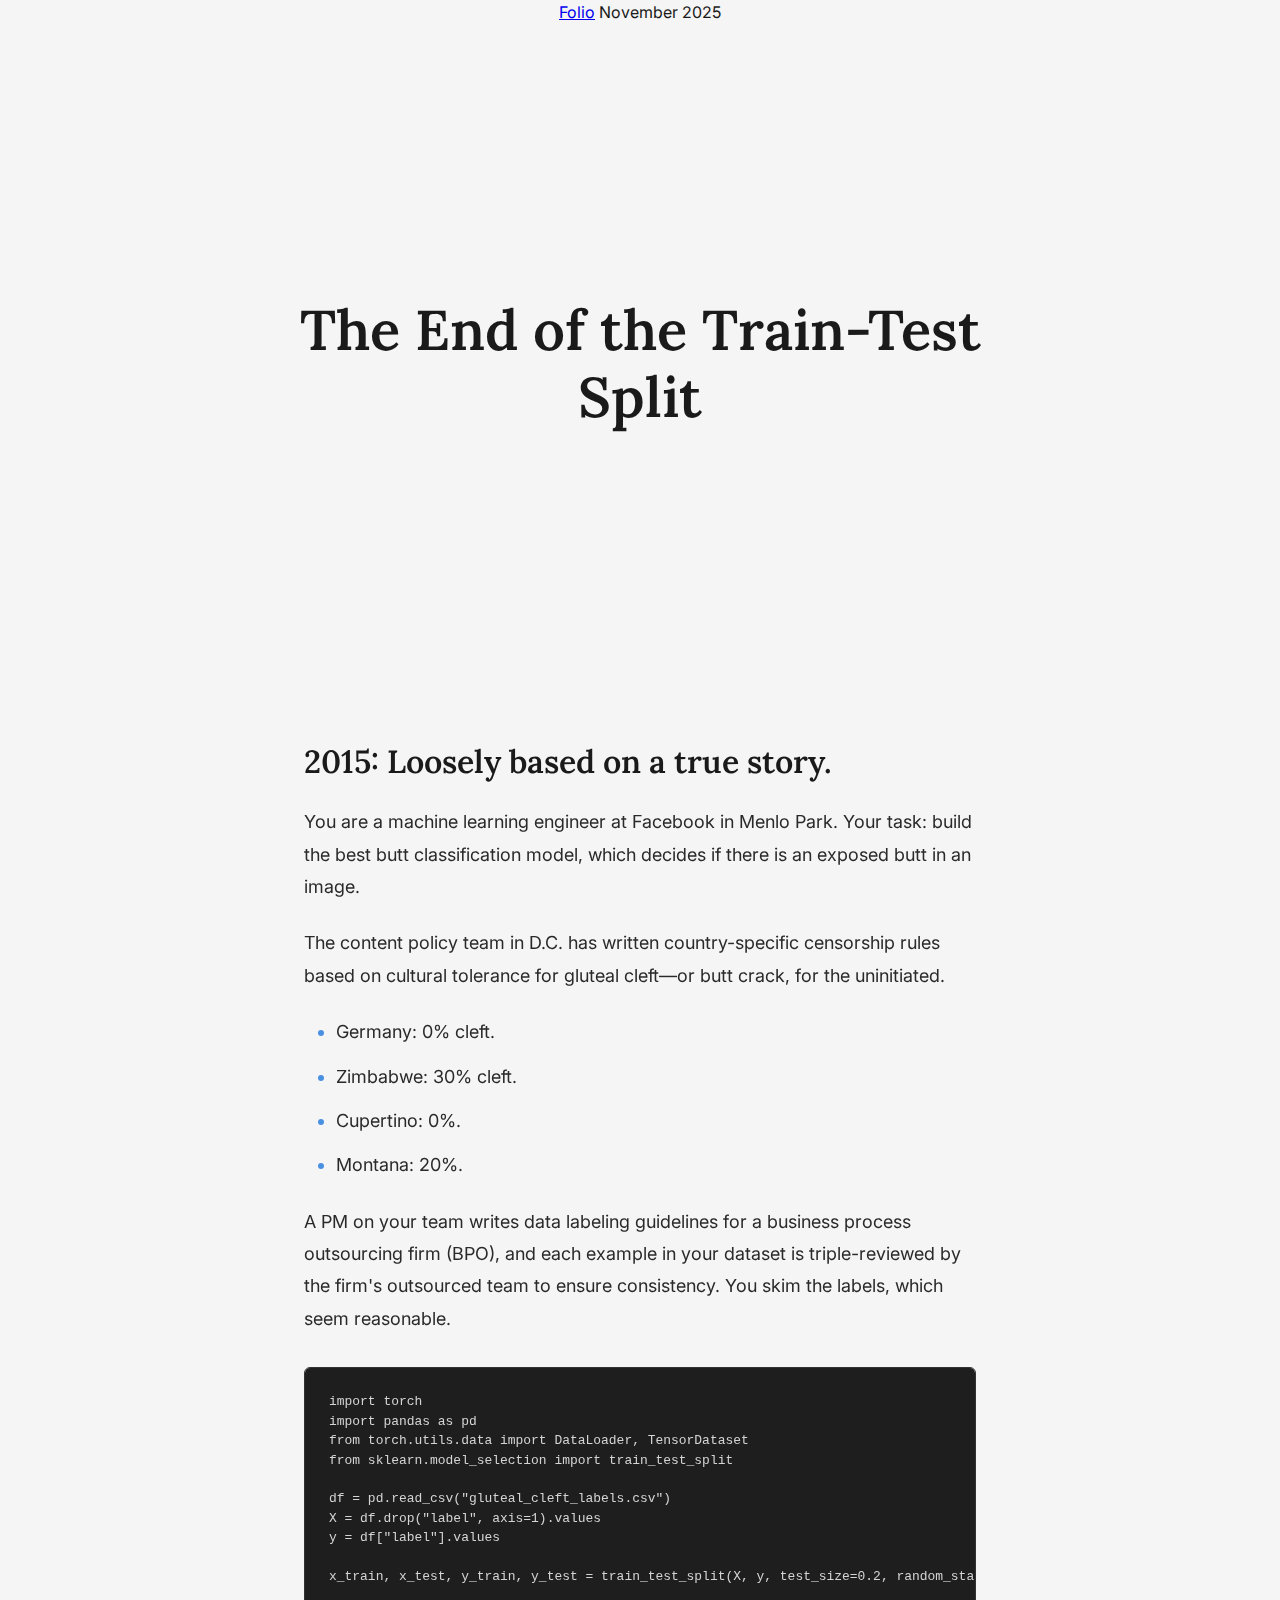
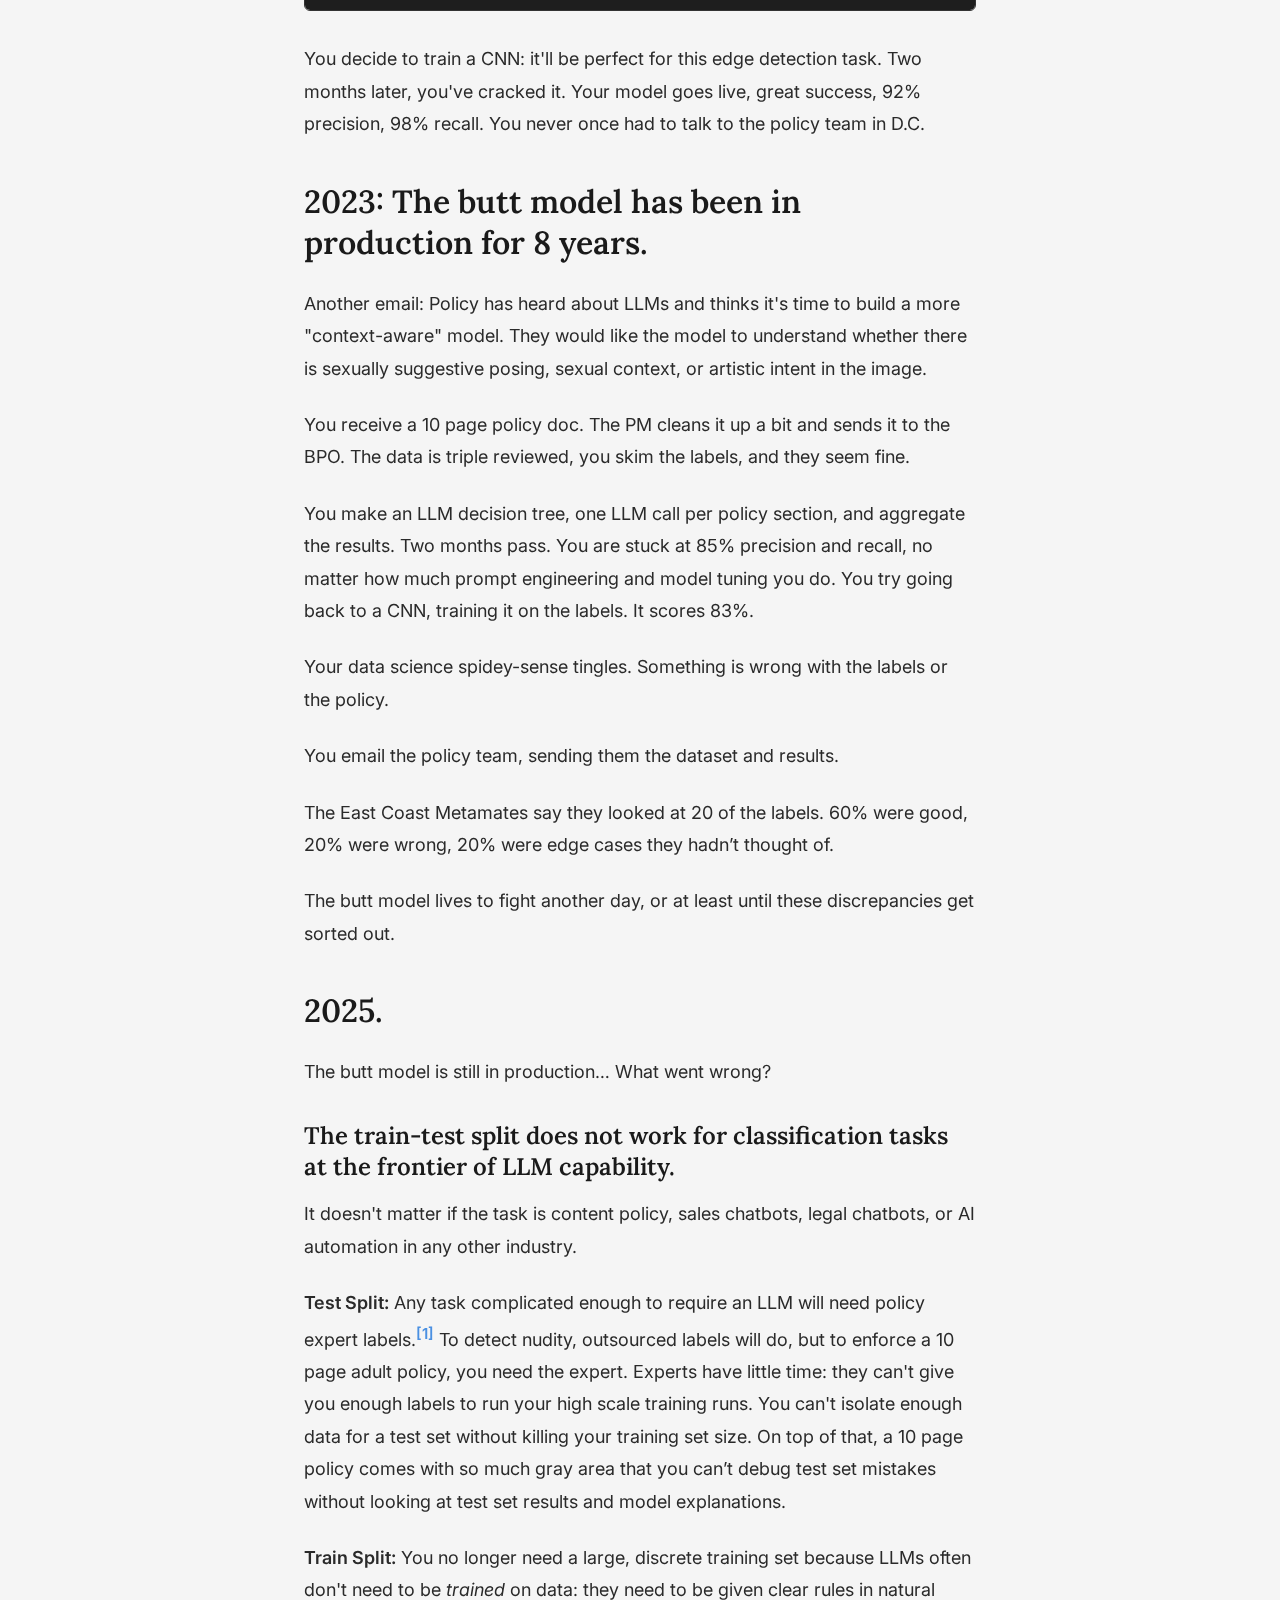
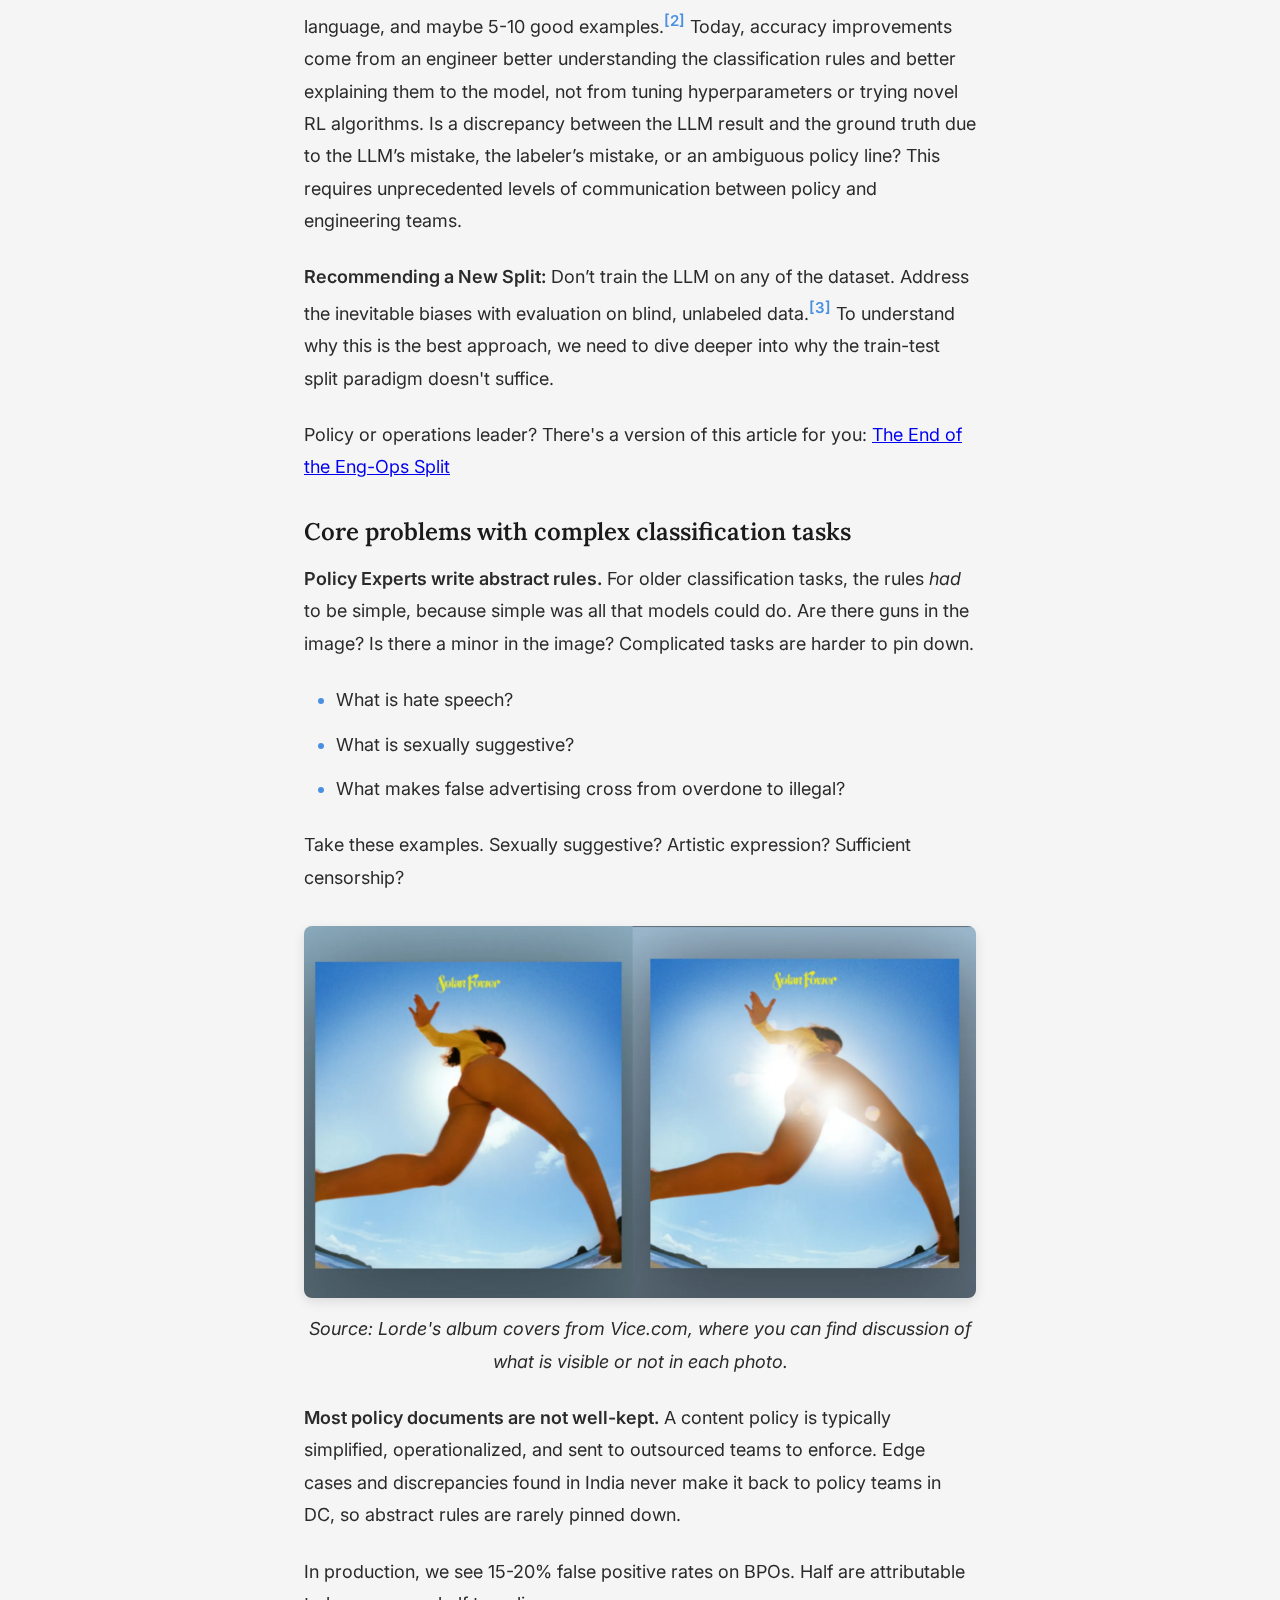
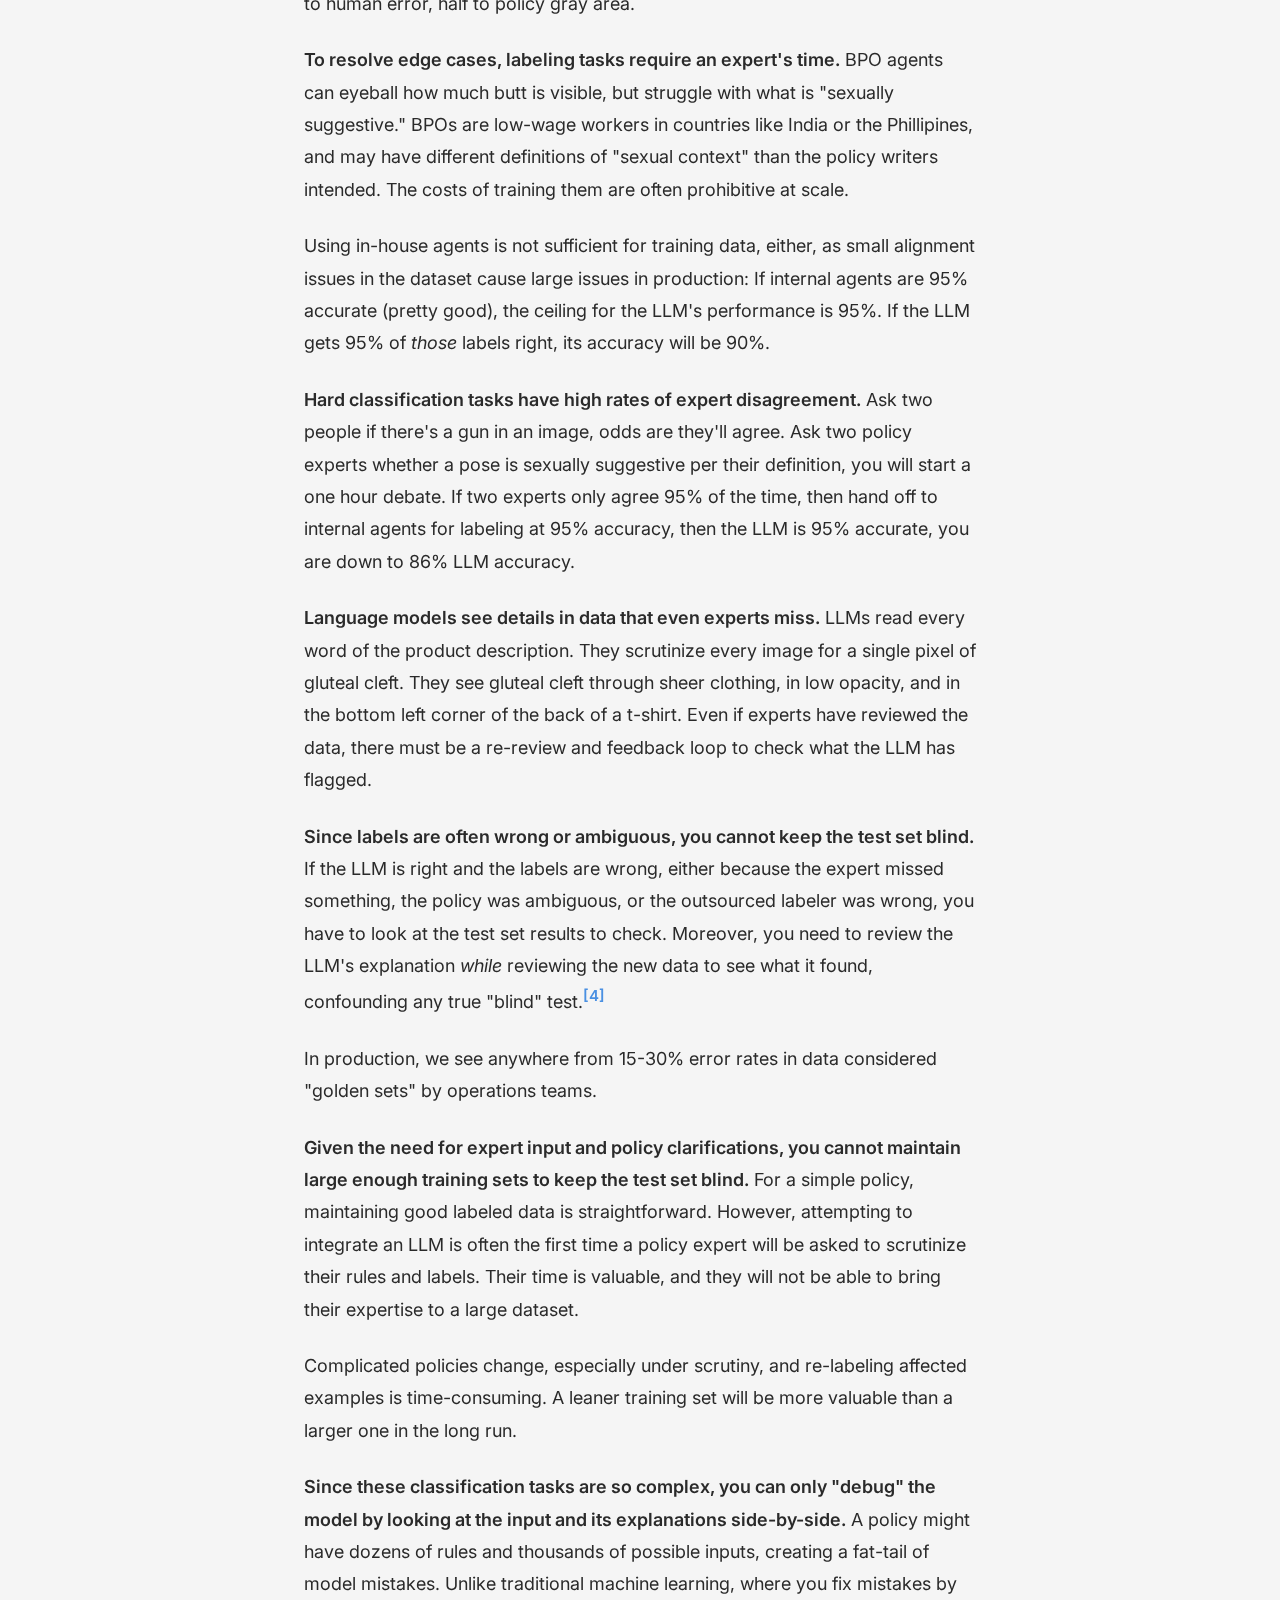
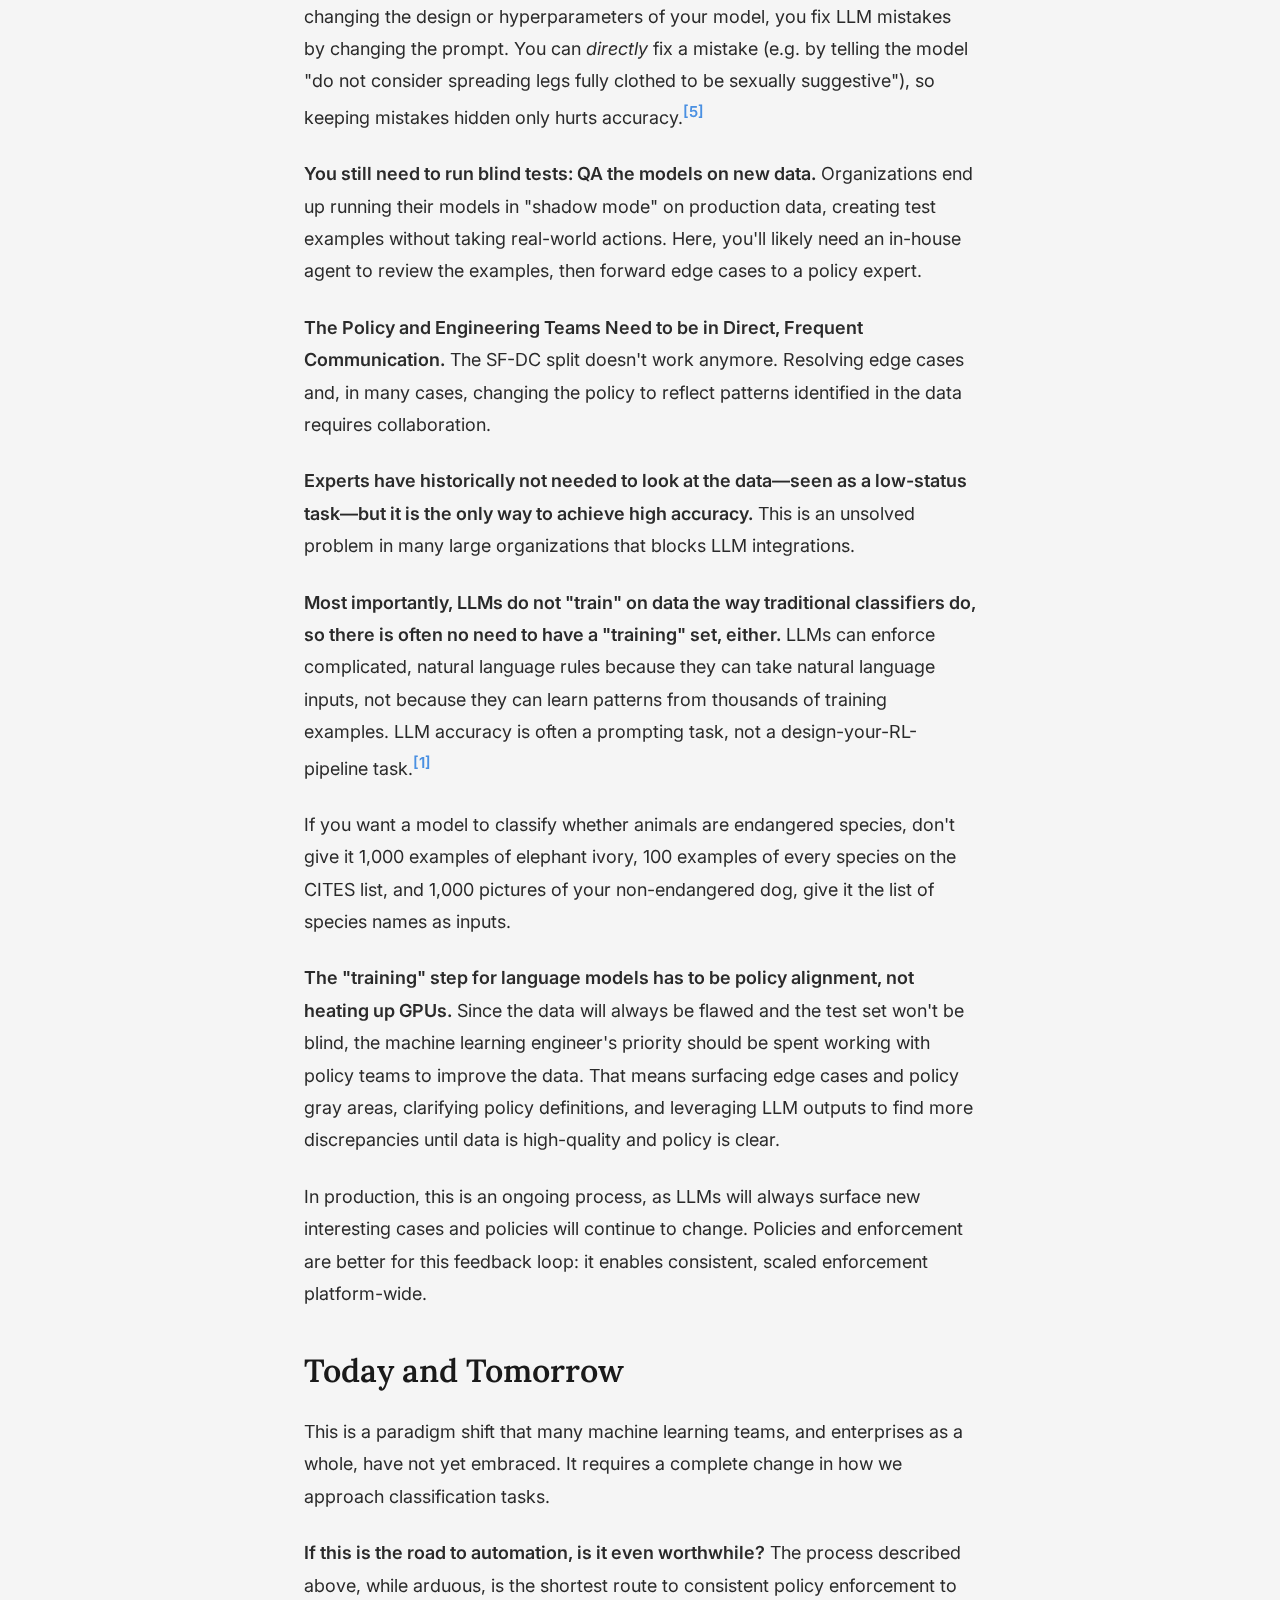
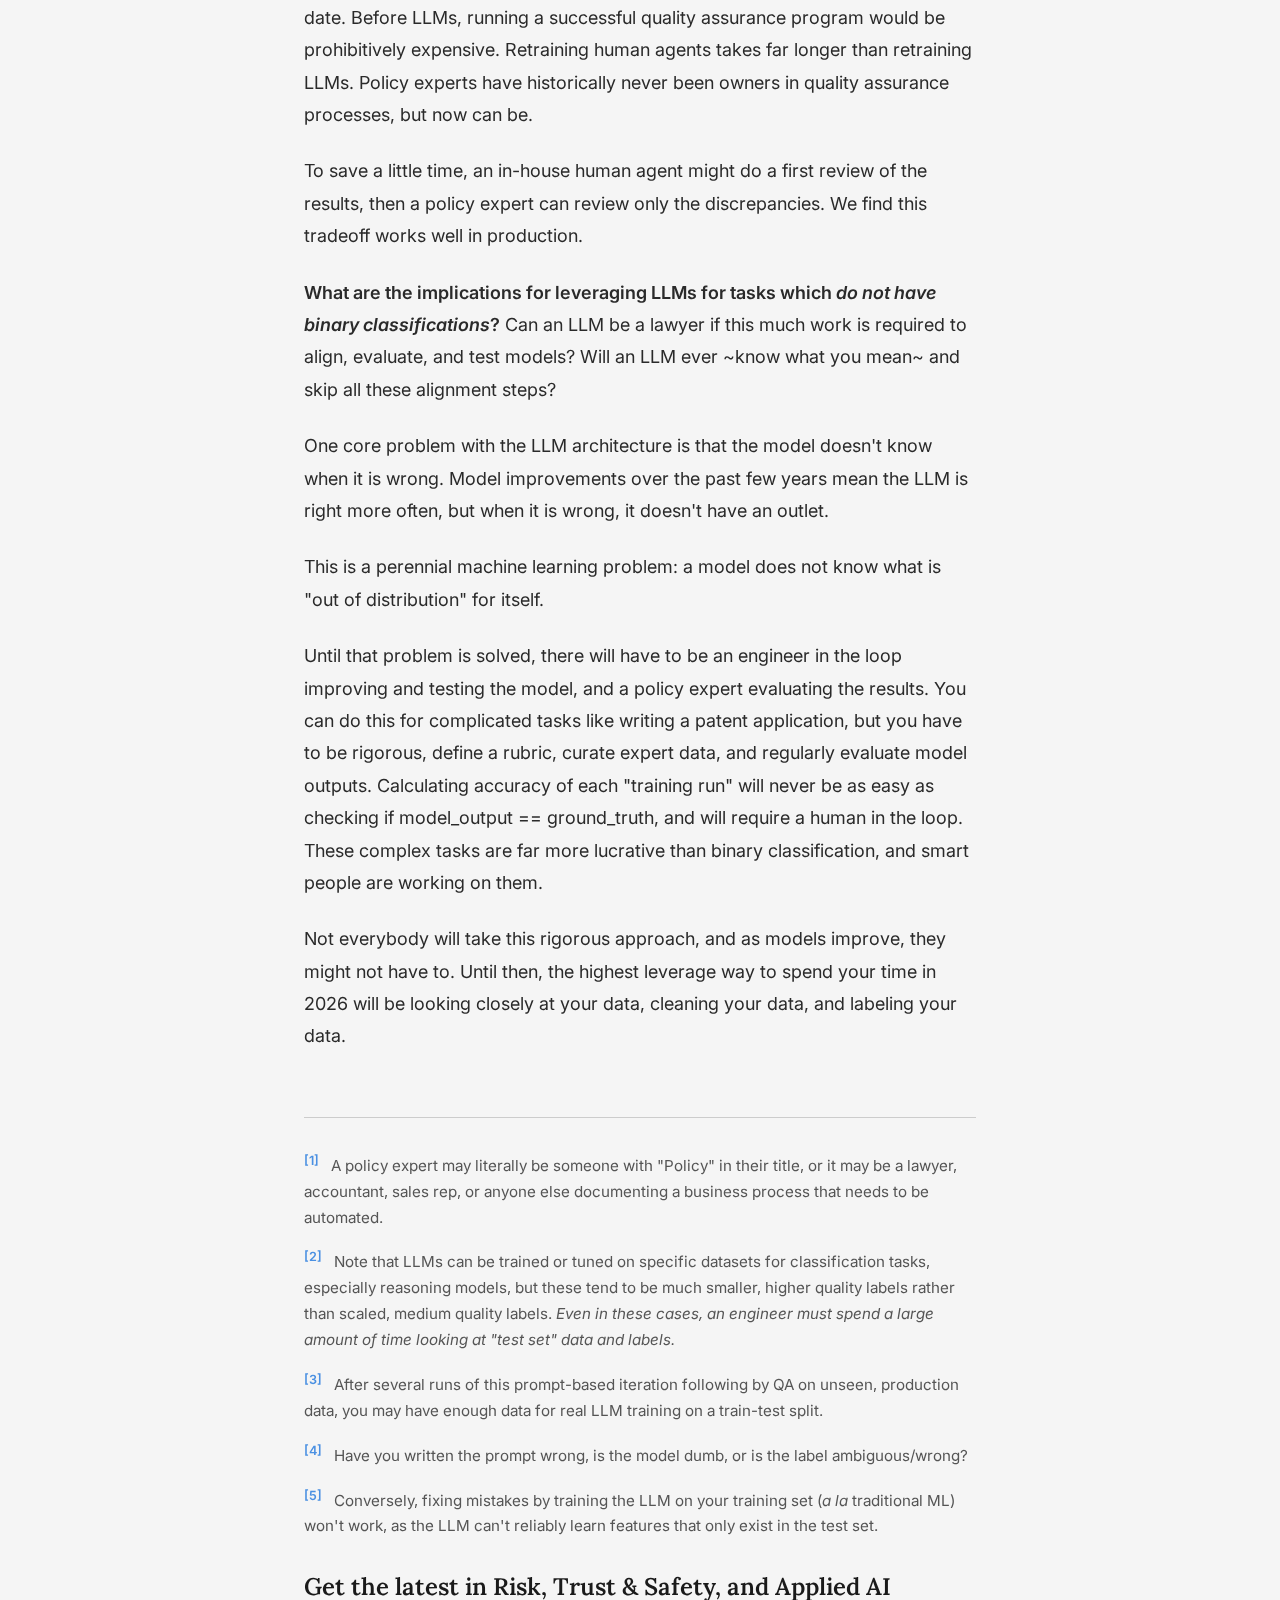
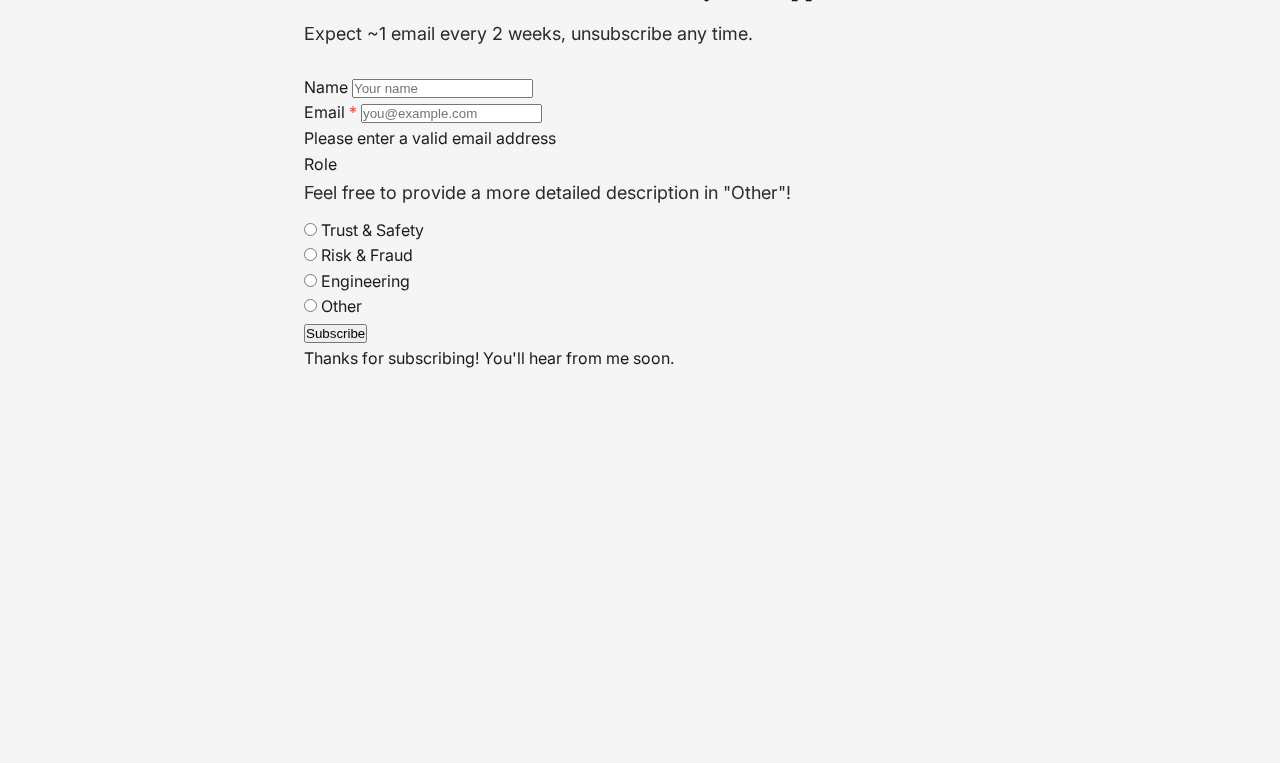
<file: train-test.html>
<!DOCTYPE html>
<html lang="en">
<head>
    <meta charset="utf-8">
    <meta name="viewport" content="width=device-width, initial-scale=1.0, maximum-scale=1">
    <title>The End of the Train-Test Split</title>
    <meta name="title" content="The End of the Train-Test Split">
    <meta name="description" content="The train-test split does not work for classification tasks at the frontier of LLM capability.">
    
    <!-- Open Graph / Social Media -->
    <meta property="og:type" content="article">
    <meta property="og:url" content="https://folio.benguzovsky.com/train-test.html">
    <meta property="og:title" content="The End of the Train-Test Split">
    <meta property="og:description" content="The train-test split does not work for classification tasks at the frontier of LLM capability.">
    <meta property="og:image" content="https://folio.benguzovsky.com/images/splitscreen_og.png">
    <meta property="og:image:width" content="1408">
    <meta property="og:image:height" content="768">
    
    <!-- Twitter -->
    <meta property="twitter:card" content="summary_large_image">
    <meta property="twitter:url" content="https://folio.benguzovsky.com/train-test.html">
    <meta property="twitter:title" content="The End of the Train-Test Split">
    <meta property="twitter:description" content="The train-test split does not work for classification tasks at the frontier of LLM capability.">
    <meta property="twitter:image" content="https://folio.benguzovsky.com/images/splitscreen_og.png">
    
    <link rel="shortcut icon" href="/favicon/favicon.ico" type="image/x-icon">
    <link rel="apple-touch-icon" sizes="180x180" href="/favicon/apple-touch-icon.png">
    <link rel="icon" type="image/png" sizes="32x32" href="/favicon/favicon-32x32.png">
    <link rel="icon" type="image/png" sizes="16x16" href="/favicon/favicon-16x16.png">
    <link rel="manifest" href="/favicon/site.webmanifest">
    
    <!-- Fonts -->
    <link rel="preconnect" href="https://fonts.googleapis.com">
    <link rel="preconnect" href="https://fonts.gstatic.com" crossorigin>
    <link href="https://fonts.googleapis.com/css2?family=Lora:wght@400;500;600;700&family=Inter:wght@400;500;600&display=swap" rel="stylesheet">
    
    <!-- Blog Styles -->
    <link rel="stylesheet" href="/blog-styles.css">
    
<!-- Privacy-friendly analytics by Plausible -->
<script async src="https://plausible.io/js/pa-DALALMGEq95sSTulrzwgY.js"></script>
<script>
  window.plausible=window.plausible||function(){(plausible.q=plausible.q||[]).push(arguments)},plausible.init=plausible.init||function(i){plausible.o=i||{}};
  plausible.init()
</script>
</head>
<body>
    <div class="blog-container">
        <!-- Blog Header -->
        <div class="blog-header">
            <a href="/">Folio</a>
            <span class="post-date">November 2025</span>
        </div>

        <!-- Title Section -->
        <div class="title-section">
            <h1>The End of the Train-Test Split</h1>
        </div>

        <!-- Content Section -->
        <div class="content-section">
            <h2>2015: Loosely based on a true story.</h2>

            <p>You are a machine learning engineer at Facebook in Menlo Park. Your task: build the best butt classification model, which decides if there is an exposed butt in an image.            </p>

            <p>The content policy team in D.C. has written country-specific censorship rules based on cultural tolerance for gluteal cleft—or butt crack, for the uninitiated.</p>

            <ul>
                <li>Germany: 0% cleft.</li>
                <li>Zimbabwe: 30% cleft.</li>
                <li>Cupertino: 0%.</li>
                <li>Montana: 20%.</li>
            </ul>

            <p>A PM on your team writes data labeling guidelines for a business process outsourcing firm (BPO), and each example in your dataset is triple-reviewed by the firm's outsourced team to ensure consistency. You skim the labels, which seem reasonable.</p>

            <div class="code-block"><code>import torch
import pandas as pd
from torch.utils.data import DataLoader, TensorDataset
from sklearn.model_selection import train_test_split

df = pd.read_csv("gluteal_cleft_labels.csv")
X = df.drop("label", axis=1).values
y = df["label"].values

x_train, x_test, y_train, y_test = train_test_split(X, y, test_size=0.2, random_state=42)</code></div>

            <p>You decide to train a CNN: it'll be perfect for this edge detection task. Two months later, you've cracked it. Your model goes live, great success, 92% precision, 98% recall. You never once had to talk to the policy team in D.C.</p>

            <h2>2023: The butt model has been in production for 8 years.</h2>

            <p>Another email: Policy has heard about LLMs and thinks it's time to build a more "context-aware" model. They would like the model to understand whether there is sexually suggestive posing, sexual context, or artistic intent in the image.</p>

            <p>You receive a 10 page policy doc. The PM cleans it up a bit and sends it to the BPO. The data is triple reviewed, you skim the labels, and they seem fine.</p>

            <p>You make an LLM decision tree, one LLM call per policy section, and aggregate the results. Two months pass. You are stuck at 85% precision and recall, no matter how much prompt engineering and model tuning you do. You try going back to a CNN, training it on the labels. It scores 83%.</p>

            <p>Your data science spidey-sense tingles. Something is wrong with the labels or the policy.</p>

            <p>You email the policy team, sending them the dataset and results.</p>

            <p>The East Coast Metamates say they looked at 20 of the labels. 60% were good, 20% were wrong, 20% were edge cases they hadn’t thought of.</p>

            <p>The butt model lives to fight another day, or at least until these discrepancies get sorted out.</p>

            <h2>2025.</h2>

            <p>The butt model is still in production… What went wrong?</p>

            <h3><strong>The train-test split does not work for classification tasks at the frontier of LLM capability.</strong></h3>

            <p>It doesn't matter if the task is content policy, sales chatbots, legal chatbots, or AI automation in any other industry.</p>

            <p><strong>Test Split:</strong> Any task complicated enough to require an LLM will need policy expert labels.<sup id="ref-1"><a href="#footnote-1">[1]</a></sup> To detect nudity, outsourced labels will do, but to enforce a 10 page adult policy, you need the expert. Experts have little time: they can't give you enough labels to run your high scale training runs. You can't isolate enough data for a test set without killing your training set size. On top of that, a 10 page policy comes with so much gray area that you can’t debug test set mistakes without looking at test set results and model explanations.</p>

            <p><strong>Train Split:</strong> You no longer need a large, discrete training set because LLMs often don't need to be <em>trained</em> on data: they need to be given clear rules in natural language, and maybe 5-10 good examples.<sup id="ref-2"><a href="#footnote-2">[2]</a></sup> Today, accuracy improvements come from an engineer better understanding the classification rules and better explaining them to the model, not from tuning hyperparameters or trying novel RL algorithms. Is a discrepancy between the LLM result and the ground truth due to the LLM’s mistake, the labeler’s mistake, or an ambiguous policy line? This requires unprecedented levels of communication between policy and engineering teams.</p>

            <p><strong>Recommending a New Split:</strong> Don’t train the LLM on any of the dataset. Address the inevitable biases with evaluation on blind, unlabeled data.<sup id="ref-3"><a href="#footnote-3">[3]</a></sup> To understand why this is the best approach, we need to dive deeper into why the train-test split paradigm doesn't suffice.</p>


            <div class="article-callout">
                <p>Policy or operations leader? There's a version of this article for you: <a href="/eng-ops.html">The End of the Eng-Ops Split</a></p>
            </div>


            <h3>Core problems with complex classification tasks</h3>

            <p><strong>Policy Experts write abstract rules.</strong> For older classification tasks, the rules <em>had</em> to be simple, because simple was all that models could do. Are there guns in the image? Is there a minor in the image? Complicated tasks are harder to pin down.</p>

            <ul>
                <li>What is hate speech?</li>
                <li>What is sexually suggestive?</li>
                <li>What makes false advertising cross from overdone to illegal?</li>
            </ul>
            <p>Take these examples. Sexually suggestive? Artistic expression? Sufficient censorship?</p>
            <img src="/images/solar_power.webp" alt="Policy example" class="blog-image">
            <p class="caption">Source: Lorde's album covers from Vice.com, where you can find discussion of what is visible or not in each photo.</p>

            <p><strong>Most policy documents are not well-kept.</strong> A content policy is typically simplified, operationalized, and sent to outsourced teams to enforce. Edge cases and discrepancies found in India never make it back to policy teams in DC, so abstract rules are rarely pinned down.</p>

            <p>In production, we see 15-20% false positive rates on BPOs. Half are attributable to human error, half to policy gray area.</p>

            <p><strong>To resolve edge cases, labeling tasks require an expert's time.</strong> BPO agents can eyeball how much butt is visible, but struggle with what is "sexually suggestive." BPOs are low-wage workers in countries like India or the Phillipines, and may have different definitions of "sexual context" than the policy writers intended. The costs of training them are often prohibitive at scale.</p>

            <p>Using in-house agents is not sufficient for training data, either, as small alignment issues in the dataset cause large issues in production: If internal agents are 95% accurate (pretty good), the ceiling for the LLM's performance is 95%. If the LLM gets 95% of <em>those</em> labels right, its accuracy will be 90%.</p>

            <p><strong>Hard classification tasks have high rates of expert disagreement.</strong> Ask two people if there's a gun in an image, odds are they'll agree. Ask two policy experts whether a pose is sexually suggestive per their definition, you will start a one hour debate. If two experts only agree 95% of the time, then hand off to internal agents for labeling at 95% accuracy, then the LLM is 95% accurate, you are down to 86% LLM accuracy.</p>

            <p><strong>Language models see details in data that even experts miss.</strong> LLMs read every word of the product description. They scrutinize every image for a single pixel of gluteal cleft. They see gluteal cleft through sheer clothing, in low opacity, and in the bottom left corner of the back of a t-shirt. Even if experts have reviewed the data, there must be a re-review and feedback loop to check what the LLM has flagged.</p>

            <p><strong>Since labels are often wrong or ambiguous, you cannot keep the test set blind.</strong> If the LLM is right and the labels are wrong, either because the expert missed something, the policy was ambiguous, or the outsourced labeler was wrong, you have to look at the test set results to check. Moreover, you need to review the LLM's explanation <em>while</em> reviewing the new data to see what it found, confounding any true "blind" test.<sup id="ref-4"><a href="#footnote-4">[4]</a></sup></p>

            <p>In production, we see anywhere from 15-30% error rates in data considered "golden sets" by operations teams.</p>

            <p><strong>Given the need for expert input and policy clarifications, you cannot maintain large enough training sets to keep the test set blind.</strong> For a simple policy, maintaining good labeled data is straightforward. However, attempting to integrate an LLM is often the first time a policy expert will be asked to scrutinize their rules and labels. Their time is valuable, and they will not be able to bring their expertise to a large dataset.</p>

            <p>Complicated policies change, especially under scrutiny, and re-labeling affected examples is time-consuming. A leaner training set will be more valuable than a larger one in the long run.</p>

            <p><strong>Since these classification tasks are so complex, you can only "debug" the model by looking at the input and its explanations side-by-side.</strong> A policy might have dozens of rules and thousands of possible inputs, creating a fat-tail of model mistakes. Unlike traditional machine learning, where you fix mistakes by changing the design or hyperparameters of your model, you fix LLM mistakes by changing the prompt. You can <em>directly</em> fix a mistake (e.g. by telling the model "do not consider spreading legs fully clothed to be sexually suggestive"), so keeping mistakes hidden only hurts accuracy.<sup id="ref-5"><a href="#footnote-5">[5]</a></sup></p>

            <p><strong>You still need to run blind tests: QA the models on new data.</strong> Organizations end up running their models in "shadow mode" on production data, creating test examples without taking real-world actions. Here, you'll likely need an in-house agent to review the examples, then forward edge cases to a policy expert.</p>

            <p><strong>The Policy and Engineering Teams Need to be in Direct, Frequent Communication.</strong> The SF-DC split doesn't work anymore. Resolving edge cases and, in many cases, changing the policy to reflect patterns identified in the data requires collaboration.</p>

            <p><strong>Experts have historically not needed to look at the data—seen as a low-status task—but it is the only way to achieve high accuracy.</strong> This is an unsolved problem in many large organizations that blocks LLM integrations.</p>

            <p><strong>Most importantly, LLMs do not "train" on data the way traditional classifiers do, so there is often no need to have a "training" set, either.</strong> LLMs can enforce complicated, natural language rules because they can take natural language inputs, not because they can learn patterns from thousands of training examples. LLM accuracy is often a prompting task, not a design-your-RL-pipeline task.<sup id="ref-1-2"><a href="#footnote-1">[1]</a></sup></p>

            <p>If you want a model to classify whether animals are endangered species, don't give it 1,000 examples of elephant ivory, 100 examples of every species on the CITES list, and 1,000 pictures of your non-endangered dog, give it the list of species names as inputs.</p>

            <p><strong>The "training" step for language models has to be policy alignment, not heating up GPUs.</strong> Since the data will always be flawed and the test set won't be blind, the machine learning engineer's priority should be spent working with policy teams to improve the data. That means surfacing edge cases and policy gray areas, clarifying policy definitions, and leveraging LLM outputs to find more discrepancies until data is high-quality and policy is clear.</p>

            <p>In production, this is an ongoing process, as LLMs will always surface new interesting cases and policies will continue to change. Policies and enforcement are better for this feedback loop: it enables consistent, scaled enforcement platform-wide.</p>

            <h2>Today and Tomorrow</h2>

            <p>This is a paradigm shift that many machine learning teams, and enterprises as a whole, have not yet embraced. It requires a complete change in how we approach classification tasks.</p>

            <p><strong>If this is the road to automation, is it even worthwhile?</strong> The process described above, while arduous, is the shortest route to consistent policy enforcement to date. Before LLMs, running a successful quality assurance program would be prohibitively expensive. Retraining human agents takes far longer than retraining LLMs. Policy experts have historically never been owners in quality assurance processes, but now can be.</p>

            <p>To save a little time, an in-house human agent might do a first review of the results, then a policy expert can review only the discrepancies. We find this tradeoff works well in production.</p>

            <p><strong>What are the implications for leveraging LLMs for tasks which <em>do not have binary classifications</em>?</strong> Can an LLM be a lawyer if this much work is required to align, evaluate, and test models? Will an LLM ever ~know what you mean~ and skip all these alignment steps?</p>

            <p>One core problem with the LLM architecture is that the model doesn't know when it is wrong. Model improvements over the past few years mean the LLM is right more often, but when it is wrong, it doesn't have an outlet.</p>

            <p>This is a perennial machine learning problem: a model does not know what is "out of distribution" for itself.</p>

            <p>Until that problem is solved, there will have to be an engineer in the loop improving and testing the model, and a policy expert evaluating the results. You can do this for complicated tasks like writing a patent application, but you have to be rigorous, define a rubric, curate expert data, and regularly evaluate model outputs. Calculating accuracy of each "training run" will never be as easy as checking if model_output == ground_truth, and will require a human in the loop. These complex tasks are far more lucrative than binary classification, and smart people are working on them.</p>

            <p>Not everybody will take this rigorous approach, and as models improve, they might not have to. Until then, the highest leverage way to spend your time in 2026 will be looking closely at your data, cleaning your data, and labeling your data.</p>

            <!-- Footnotes -->
            <div class="footnotes">
                <div class="footnote-item" id="footnote-1">
                    <sup><a href="#ref-1">[1]</a></sup> A policy expert may literally be someone with "Policy" in their title, or it may be a lawyer, accountant, sales rep, or anyone else documenting a business process that needs to be automated.
                </div>
                <div class="footnote-item" id="footnote-2">
                    <sup><a href="#ref-2">[2]</a></sup> Note that LLMs can be trained or tuned on specific datasets for classification tasks, especially reasoning models, but these tend to be much smaller, higher quality labels rather than scaled, medium quality labels. <i>Even in these cases, an engineer must spend a large amount of time looking at "test set" data and labels.</i>
                </div>
                <div class="footnote-item" id="footnote-3">
                    <sup><a href="#ref-3">[3]</a></sup> After several runs of this prompt-based iteration following by QA on unseen, production data, you may have enough data for real LLM training on a train-test split.
                </div>
                <div class="footnote-item" id="footnote-4">
                    <sup><a href="#ref-4">[4]</a></sup> Have you written the prompt wrong, is the model dumb, or is the label ambiguous/wrong?
                </div>
                <div class="footnote-item" id="footnote-5">
                    <sup><a href="#ref-5">[5]</a></sup> Conversely, fixing mistakes by training the LLM on your training set (<em>a la</em> traditional ML) won't work, as the LLM can't reliably learn features that only exist in the test set.
                </div>
            </div>

            <!-- Mailing List -->
            <div class="mailing-list" id="mailing-list">
                <h3>Get the latest in Risk, Trust & Safety, and Applied AI</h3>
                <p class="form-subtitle">Expect ~1 email every 2 weeks, unsubscribe any time.</p>
                
                <form id="subscribe-form">
                    <div class="form-group">
                        <label for="name">Name</label>
                        <input type="text" id="name" name="name" placeholder="Your name">
                    </div>
                    
                    <div class="form-group" id="email-group">
                        <label for="email">Email <span style="color: #e74c3c;">*</span></label>
                        <input type="email" id="email" name="email" required placeholder="you@example.com">
                        <div class="form-error" id="email-error">Please enter a valid email address</div>
                    </div>
                    
                    <div class="role-group">
                        <label>Role</label>
                        <p class="form-subtitle" style="margin-bottom: 0.5rem;">Feel free to provide a more detailed description in "Other"!</p>
                        <div class="role-options">
                            <div class="role-option">
                                <input type="radio" id="role-ts" name="role" value="Trust & Safety">
                                <label for="role-ts">Trust & Safety</label>
                            </div>
                            <div class="role-option">
                                <input type="radio" id="role-rf" name="role" value="Risk & Fraud">
                                <label for="role-rf">Risk & Fraud</label>
                            </div>
                            <div class="role-option">
                                <input type="radio" id="role-eng" name="role" value="Engineering">
                                <label for="role-eng">Engineering</label>
                            </div>
                            <div class="role-option">
                                <input type="radio" id="role-other" name="role" value="Other">
                                <label for="role-other">Other</label>
                            </div>
                        </div>
                        <div class="other-input" id="other-input" style="display: none;">
                            <input type="text" id="other-role" name="other-role" placeholder="Your role or title">
                        </div>
                    </div>
                    
                    <button type="submit">Subscribe</button>
                </form>
                
                <div class="success-message">
                    Thanks for subscribing! You'll hear from me soon.
                </div>
            </div>

            <script>
            (function() {
                const FORM_ACTION = 'https://docs.google.com/forms/d/e/1FAIpQLScZcmzjgF5ZCyn3sEH3hA_cuCLuzMZCdP2GH5iDoI4FArnAIg/formResponse';
                const ENTRY_NAME = 'entry.1011076495';
                const ENTRY_EMAIL = 'entry.1757285392';
                const ENTRY_ROLE = 'entry.1117863278';
                const ENTRY_OTHER = 'entry.1117863278.other_option_response';

                const form = document.getElementById('subscribe-form');
                const container = document.getElementById('mailing-list');
                const otherRadio = document.getElementById('role-other');
                const otherInput = document.getElementById('other-input');
                const emailInput = document.getElementById('email');
                const emailGroup = document.getElementById('email-group');

                // Email validation
                function isValidEmail(email) {
                    const emailRegex = /^[^\s@]+@[^\s@]+\.[^\s@]+$/;
                    return emailRegex.test(email);
                }

                function validateEmail() {
                    const email = emailInput.value.trim();
                    if (!email || !isValidEmail(email)) {
                        emailGroup.classList.add('error');
                        return false;
                    }
                    emailGroup.classList.remove('error');
                    return true;
                }

                emailInput.addEventListener('blur', validateEmail);
                emailInput.addEventListener('input', function() {
                    if (emailGroup.classList.contains('error')) {
                        validateEmail();
                    }
                });

                // Show/hide other input
                document.querySelectorAll('input[name="role"]').forEach(radio => {
                    radio.addEventListener('change', function() {
                        otherInput.style.display = this.value === 'Other' ? 'block' : 'none';
                    });
                });

                form.addEventListener('submit', function(e) {
                    e.preventDefault();

                    if (!validateEmail()) {
                        emailInput.focus();
                        return;
                    }

                    const name = document.getElementById('name').value;
                    const email = emailInput.value.trim();
                    const roleEl = document.querySelector('input[name="role"]:checked');
                    const role = roleEl ? roleEl.value : '';
                    const otherRole = document.getElementById('other-role').value;

                    const formData = new FormData();
                    formData.append(ENTRY_NAME, name);
                    formData.append(ENTRY_EMAIL, email);
                    
                    if (role === 'Other' && otherRole) {
                        formData.append(ENTRY_ROLE, '__other_option__');
                        formData.append(ENTRY_OTHER, otherRole);
                    } else if (role) {
                        formData.append(ENTRY_ROLE, role);
                    }

                    // Submit via hidden iframe to avoid CORS issues
                    const iframe = document.createElement('iframe');
                    iframe.name = 'hidden-form-iframe';
                    iframe.style.display = 'none';
                    document.body.appendChild(iframe);

                    const tempForm = document.createElement('form');
                    tempForm.method = 'POST';
                    tempForm.action = FORM_ACTION;
                    tempForm.target = 'hidden-form-iframe';

                    for (const [key, value] of formData.entries()) {
                        const input = document.createElement('input');
                        input.type = 'hidden';
                        input.name = key;
                        input.value = value;
                        tempForm.appendChild(input);
                    }

                    document.body.appendChild(tempForm);
                    tempForm.submit();

                    // Show success message
                    setTimeout(() => {
                        container.classList.add('submitted');
                        document.body.removeChild(tempForm);
                        document.body.removeChild(iframe);
                    }, 500);
                });
            })();
            </script>
        </div>

        <!-- Large Footer -->
        <div class="footer"></div>
    </div>
</body>
</html>
</file>
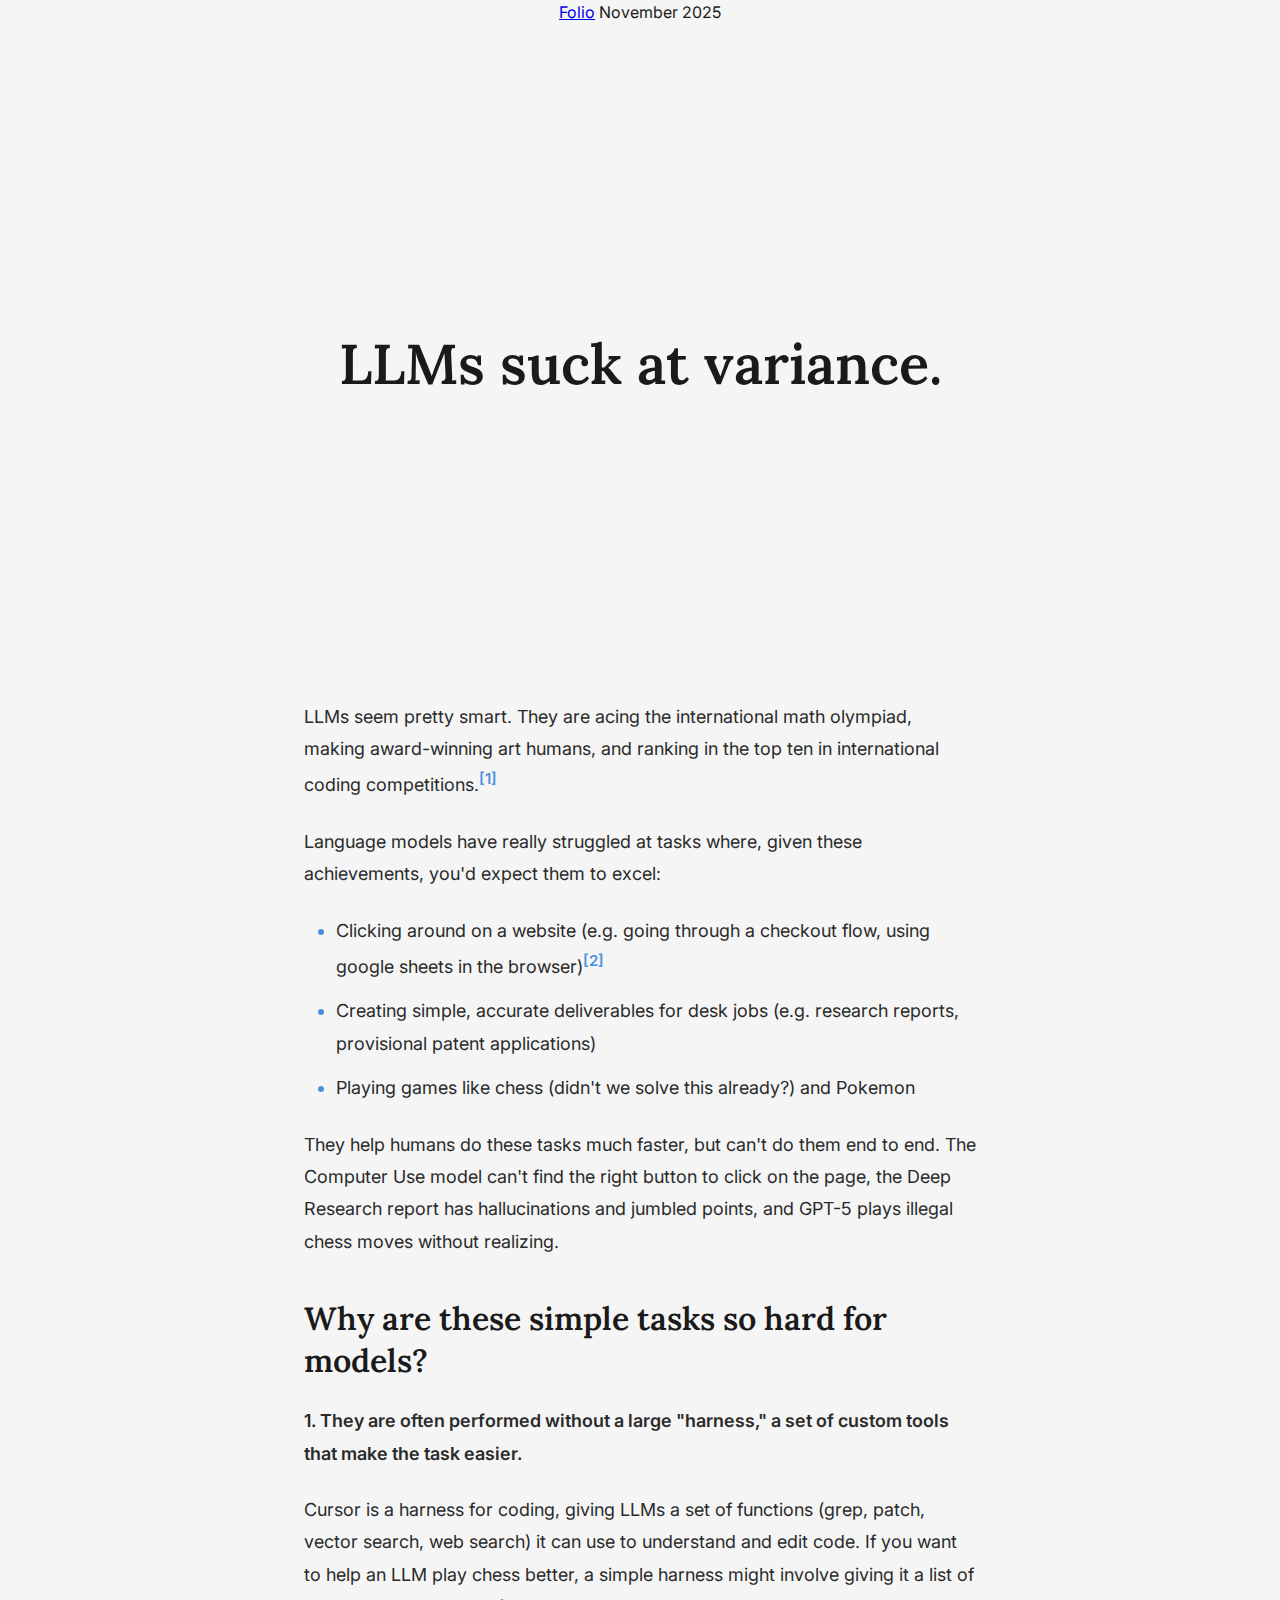
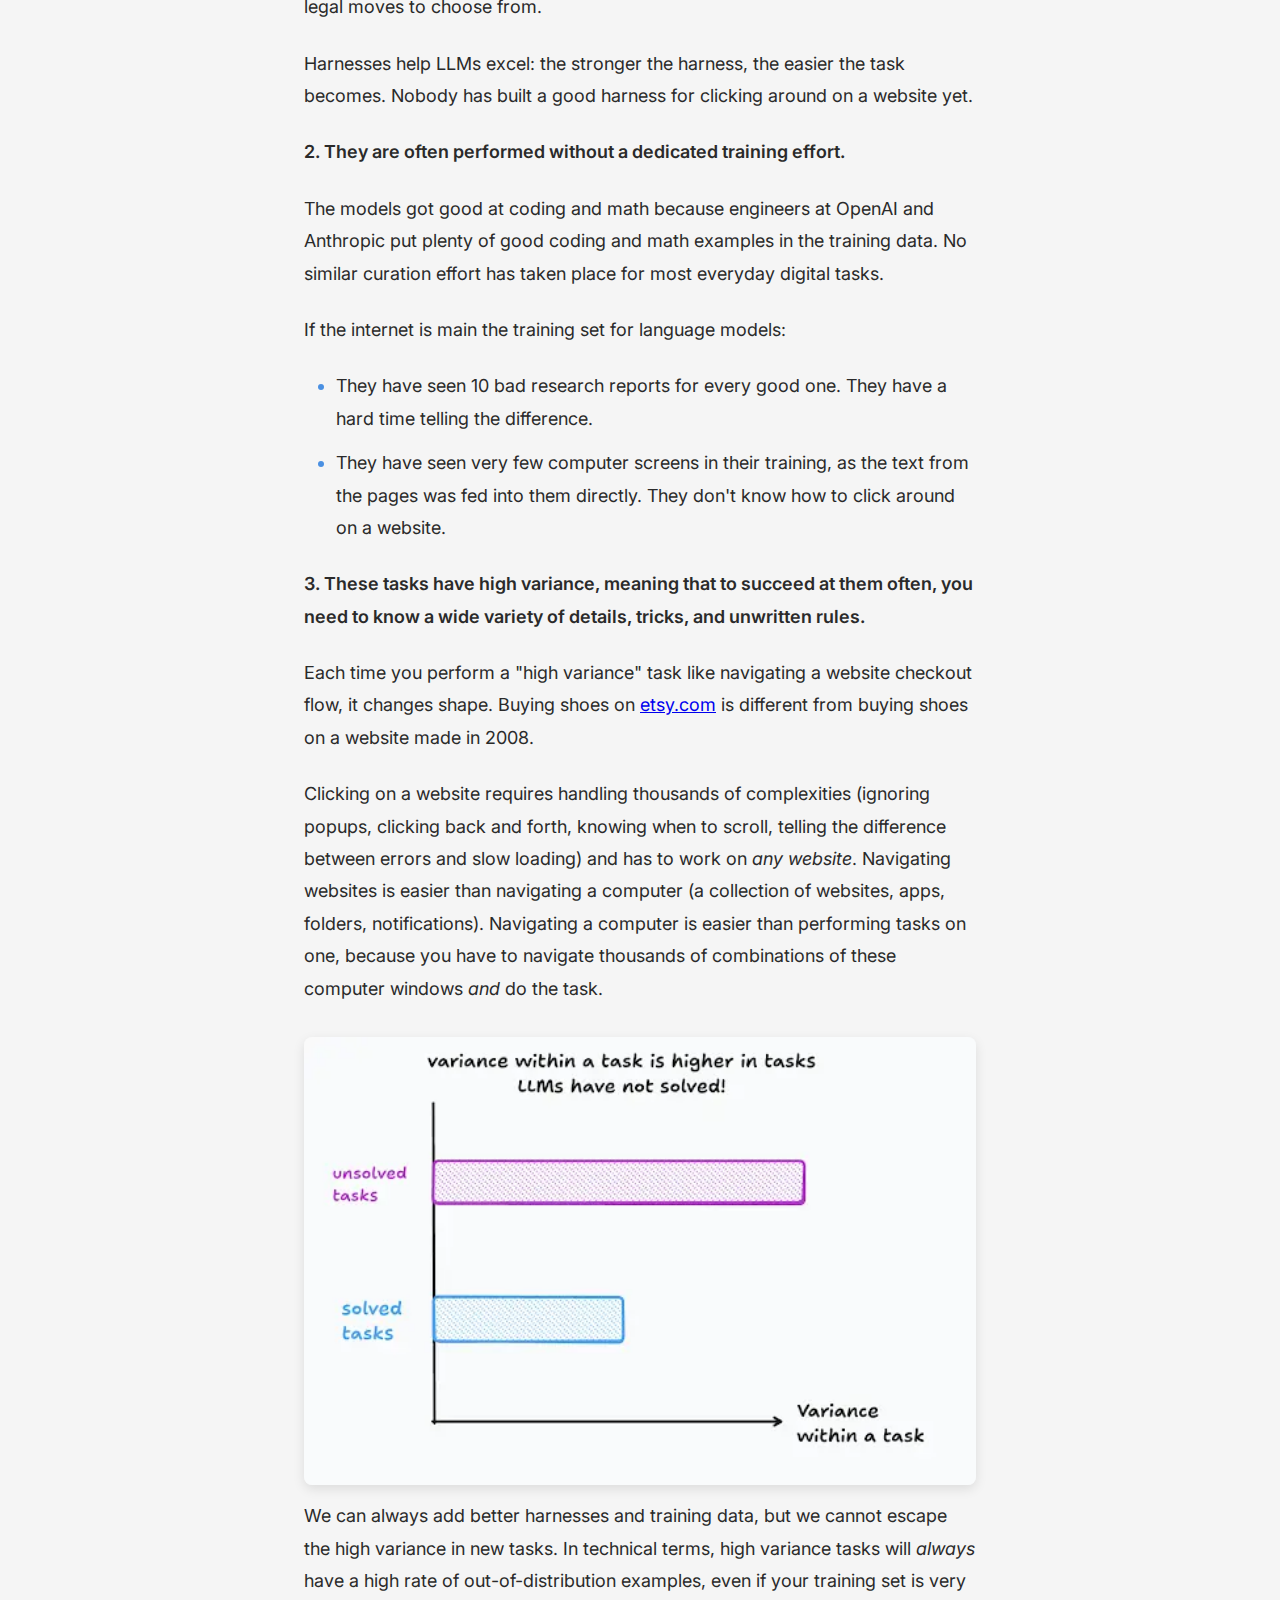
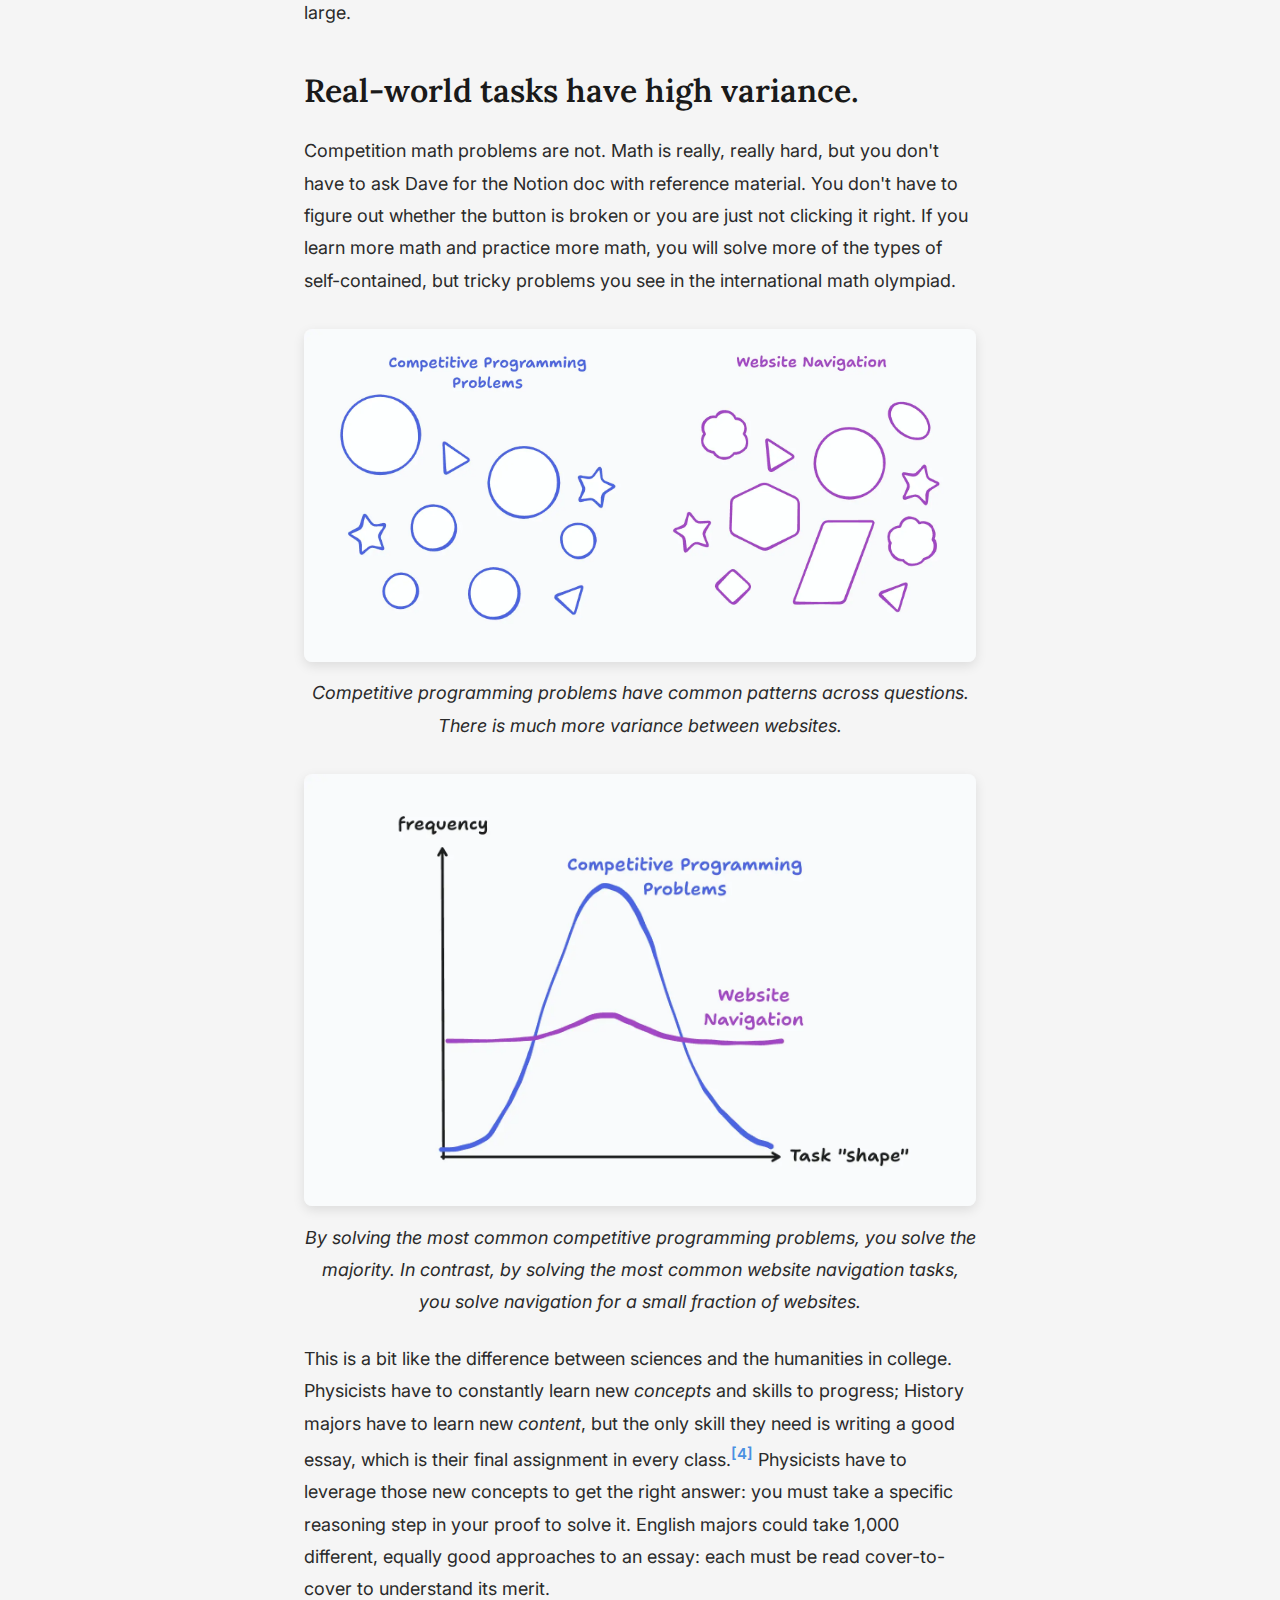
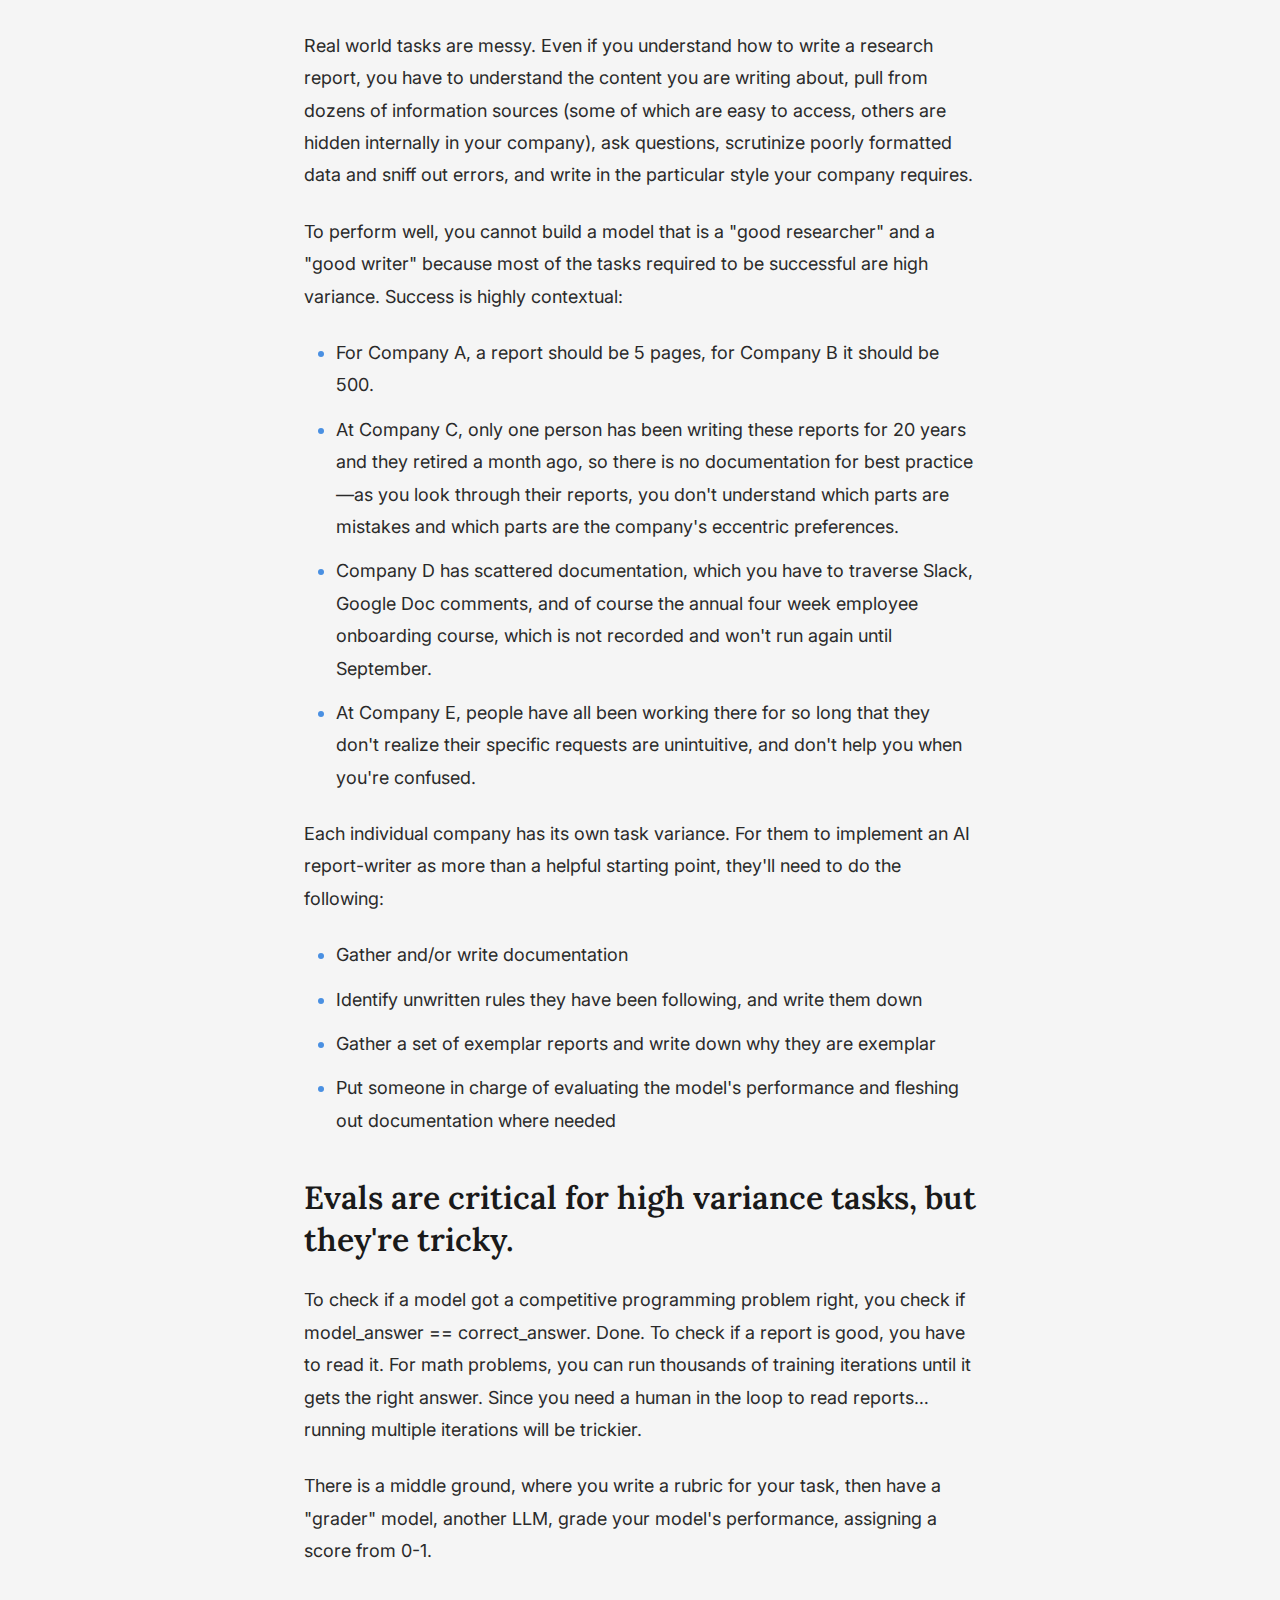
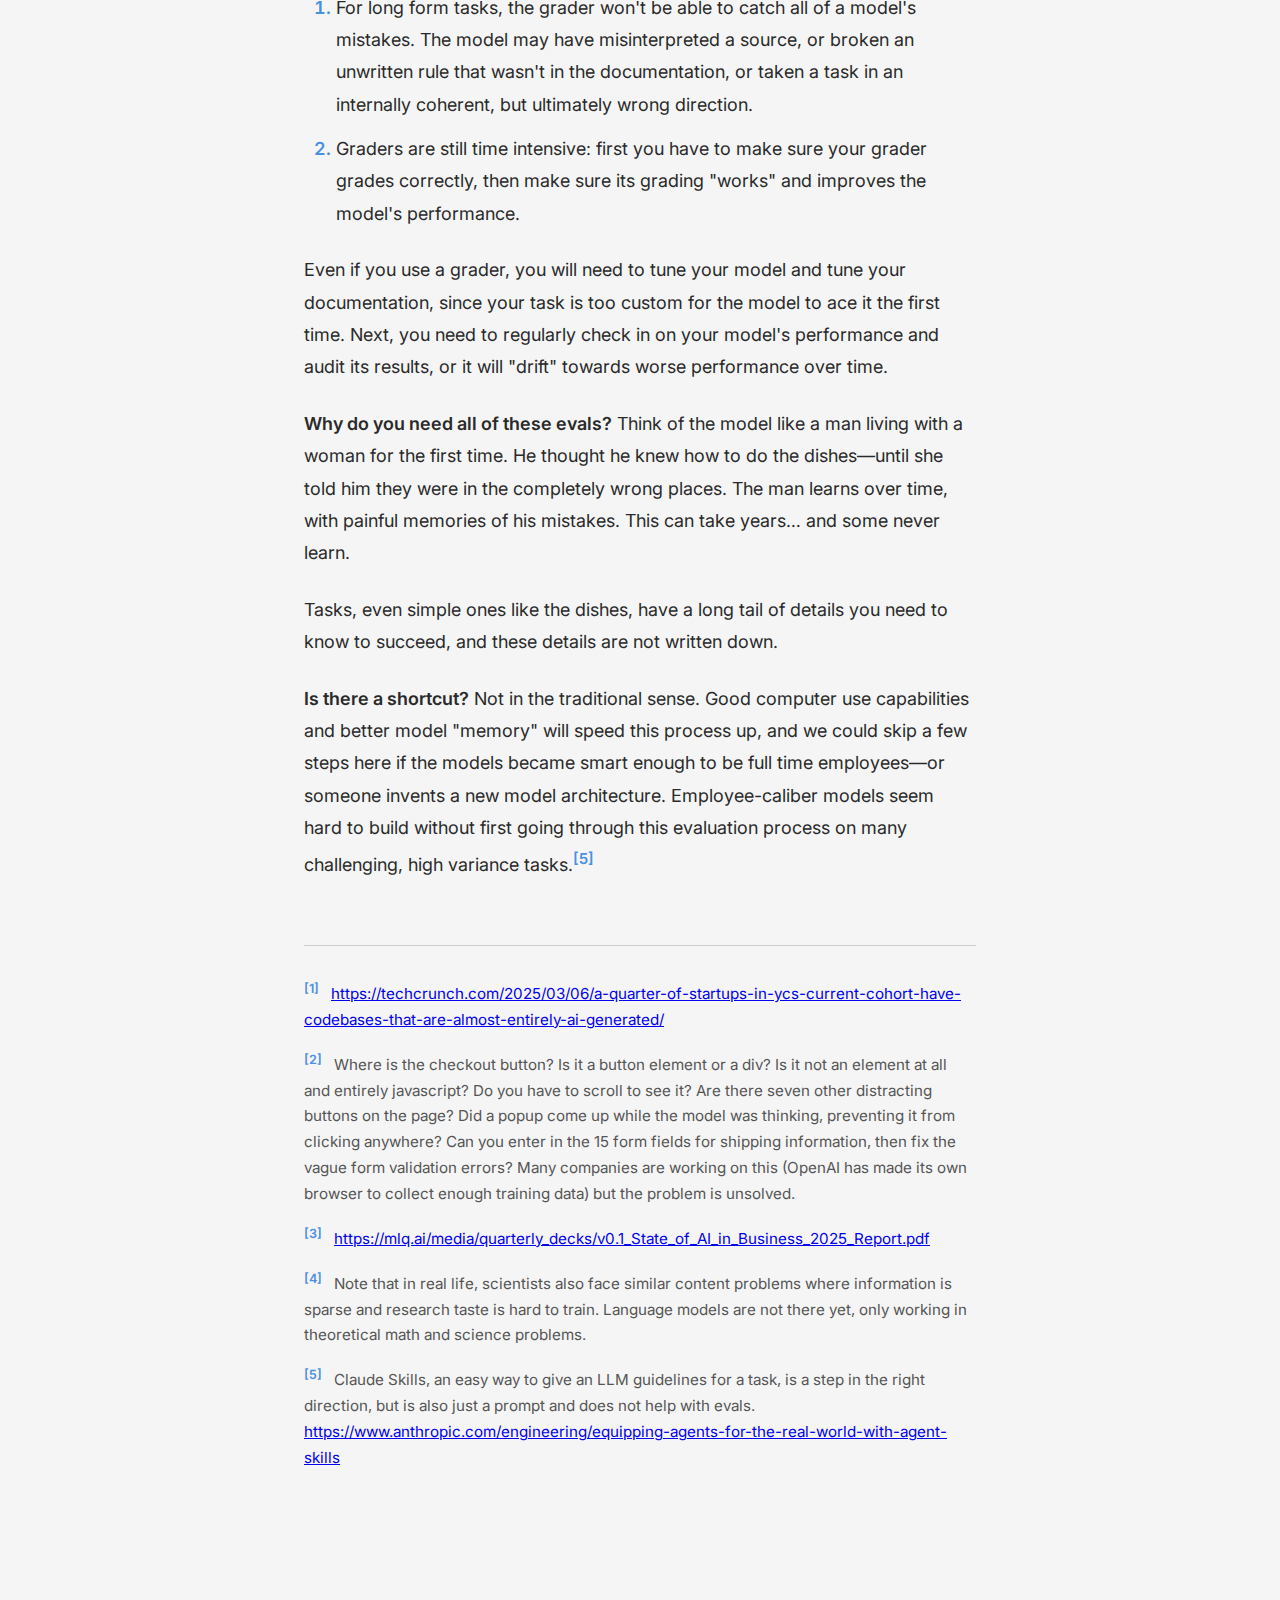
<file: variance.html>
<!DOCTYPE html>
<html lang="en">
<head>
    <meta charset="utf-8">
    <meta name="viewport" content="width=device-width, initial-scale=1.0, maximum-scale=1">
    <title>LLMs suck at variance</title>
    <meta name="title" content="LLMs suck at variance">
    <meta name="description" content="Language models struggle with high variance tasks. Here's why.">
    <link rel="shortcut icon" href="/favicon/favicon.ico" type="image/x-icon">
    <link rel="apple-touch-icon" sizes="180x180" href="/favicon/apple-touch-icon.png">
    <link rel="icon" type="image/png" sizes="32x32" href="/favicon/favicon-32x32.png">
    <link rel="icon" type="image/png" sizes="16x16" href="/favicon/favicon-16x16.png">
    <link rel="manifest" href="/favicon/site.webmanifest">
    
    <!-- Fonts -->
    <link rel="preconnect" href="https://fonts.googleapis.com">
    <link rel="preconnect" href="https://fonts.gstatic.com" crossorigin>
    <link href="https://fonts.googleapis.com/css2?family=Lora:wght@400;500;600;700&family=Inter:wght@400;500;600&display=swap" rel="stylesheet">
    
    <!-- Blog Styles -->
    <link rel="stylesheet" href="/blog-styles.css">
    
<!-- Privacy-friendly analytics by Plausible -->
<script async src="https://plausible.io/js/pa-DALALMGEq95sSTulrzwgY.js"></script>
<script>
  window.plausible=window.plausible||function(){(plausible.q=plausible.q||[]).push(arguments)},plausible.init=plausible.init||function(i){plausible.o=i||{}};
  plausible.init()
</script>
</head>
<body>
    <div class="blog-container">
        <!-- Blog Header -->
        <div class="blog-header">
            <a href="/">Folio</a>
            <span class="post-date">November 2025</span>
        </div>

        <!-- Title Section -->
        <div class="title-section">
            <h1>LLMs suck at variance.</h1>
        </div>

        <!-- Content Section -->
        <div class="content-section">
            <p>LLMs seem pretty smart. They are acing the international math olympiad, making award-winning art humans, and ranking in the top ten in international coding competitions.<sup id="ref-1"><a href="#footnote-1">[1]</a></sup></p>

            <p>Language models have really struggled at tasks where, given these achievements, you'd expect them to excel:</p>

            <ul>
                <li>Clicking around on a website (e.g. going through a checkout flow, using google sheets in the browser)<sup id="ref-2"><a href="#footnote-2">[2]</a></sup></li>
                <li>Creating simple, accurate deliverables for desk jobs (e.g. research reports, provisional patent applications)</li>
                <li>Playing games like chess (didn't we solve this already?) and Pokemon</li>
            </ul>

            <p>They help humans do these tasks much faster, but can't do them end to end. The Computer Use model can't find the right button to click on the page, the Deep Research report has hallucinations and jumbled points, and GPT-5 plays illegal chess moves without realizing.</p>

            <h2>Why are these simple tasks so hard for models?</h2>

            <p><strong>1. They are often performed without a large "harness," a set of custom tools that make the task easier.</strong></p>

            <p>Cursor is a harness for coding, giving LLMs a set of functions (grep, patch, vector search, web search) it can use to understand and edit code. If you want to help an LLM play chess better, a simple harness might involve giving it a list of legal moves to choose from.</p>

            <p>Harnesses help LLMs excel: the stronger the harness, the easier the task becomes. Nobody has built a good harness for clicking around on a website yet.</p>

            <p><strong>2. They are often performed without a dedicated training effort.</strong></p>

            <p>The models got good at coding and math because engineers at OpenAI and Anthropic put plenty of good coding and math examples in the training data. No similar curation effort has taken place for most everyday digital tasks.</p>

            <p>If the internet is main the training set for language models:</p>

            <ul>
                <li>They have seen 10 bad research reports for every good one. They have a hard time telling the difference.</li>
                <li>They have seen very few computer screens in their training, as the text from the pages was fed into them directly. They don't know how to click around on a website.</li>
            </ul>

            <p><strong>3. These tasks have high variance, meaning that to succeed at them often, you need to know a wide variety of details, tricks, and unwritten rules.</strong></p>

            <p>Each time you perform a "high variance" task like navigating a website checkout flow, it changes shape. Buying shoes on <a href="http://etsy.com" target="_blank">etsy.com</a> is different from buying shoes on a website made in 2008.</p>

            <p>Clicking on a website requires handling thousands of complexities (ignoring popups, clicking back and forth, knowing when to scroll, telling the difference between errors and slow loading) and has to work on <em>any website</em>. Navigating websites is easier than navigating a computer (a collection of websites, apps, folders, notifications). Navigating a computer is easier than performing tasks on one, because you have to navigate thousands of combinations of these computer windows <em>and</em> do the task.</p>

            <img src="/images/variance_bar.webp" alt="Variance diagram" class="blog-image">

            <p>We can always add better harnesses and training data, but we cannot escape the high variance in new tasks. In technical terms, high variance tasks will <em>always</em> have a high rate of out-of-distribution examples, even if your training set is very large.</p>

            <h2>Real-world tasks have high variance.</h2>

            <p>Competition math problems are not. Math is really, really hard, but you don't have to ask Dave for the Notion doc with reference material. You don't have to figure out whether the button is broken or you are just not clicking it right. If you learn more math and practice more math, you will solve more of the types of self-contained, but tricky problems you see in the international math olympiad.</p>

            <img src="/images/variance_shapes.webp" alt="Competitive programming patterns" class="blog-image">
            <p class="caption">Competitive programming problems have common patterns across questions. There is much more variance between websites.</p>

            <img src="/images/variance_plot.webp" alt="Problem distribution comparison" class="blog-image">
            <p class="caption">By solving the most common competitive programming problems, you solve the majority. In contrast, by solving the most common website navigation tasks, you solve navigation for a small fraction of websites.</p>

            <p>This is a bit like the difference between sciences and the humanities in college. Physicists have to constantly learn new <em>concepts</em> and skills to progress; History majors have to learn new <em>content</em>, but the only skill they need is writing a good essay, which is their final assignment in every class.<sup id="ref-4"><a href="#footnote-4">[4]</a></sup> Physicists have to leverage those new concepts to get the right answer: you must take a specific reasoning step in your proof to solve it. English majors could take 1,000 different, equally good approaches to an essay: each must be read cover-to-cover to understand its merit.</p>

            <p>Real world tasks are messy. Even if you understand how to write a research report, you have to understand the content you are writing about, pull from dozens of information sources (some of which are easy to access, others are hidden internally in your company), ask questions, scrutinize poorly formatted data and sniff out errors, and write in the particular style your company requires.</p>

            <p>To perform well, you cannot build a model that is a "good researcher" and a "good writer" because most of the tasks required to be successful are high variance. Success is highly contextual:</p>

            <ul>
                <li>For Company A, a report should be 5 pages, for Company B it should be 500.</li>
                <li>At Company C, only one person has been writing these reports for 20 years and they retired a month ago, so there is no documentation for best practice—as you look through their reports, you don't understand which parts are mistakes and which parts are the company's eccentric preferences.</li>
                <li>Company D has scattered documentation, which you have to traverse Slack, Google Doc comments, and of course the annual four week employee onboarding course, which is not recorded and won't run again until September.</li>
                <li>At Company E, people have all been working there for so long that they don't realize their specific requests are unintuitive, and don't help you when you're confused.</li>
            </ul>

            <p>Each individual company has its own task variance. For them to implement an AI report-writer as more than a helpful starting point, they'll need to do the following:</p>

            <ul>
                <li>Gather and/or write documentation</li>
                <li>Identify unwritten rules they have been following, and write them down</li>
                <li>Gather a set of exemplar reports and write down why they are exemplar</li>
                <li>Put someone in charge of evaluating the model's performance and fleshing out documentation where needed</li>
            </ul>

            <h2>Evals are critical for high variance tasks, but they're tricky.</h2>

            <p>To check if a model got a competitive programming problem right, you check if model_answer == correct_answer. Done. To check if a report is good, you have to read it. For math problems, you can run thousands of training iterations until it gets the right answer. Since you need a human in the loop to read reports… running multiple iterations will be trickier.</p>

            <p>There is a middle ground, where you write a rubric for your task, then have a "grader" model, another LLM, grade your model's performance, assigning a score from 0-1.</p>

            <ol>
                <li>For long form tasks, the grader won't be able to catch all of a model's mistakes. The model may have misinterpreted a source, or broken an unwritten rule that wasn't in the documentation, or taken a task in an internally coherent, but ultimately wrong direction.</li>
                <li>Graders are still time intensive: first you have to make sure your grader grades correctly, then make sure its grading "works" and improves the model's performance.</li>
            </ol>

            <p>Even if you use a grader, you will need to tune your model and tune your documentation, since your task is too custom for the model to ace it the first time. Next, you need to regularly check in on your model's performance and audit its results, or it will "drift" towards worse performance over time.</p>

            <p><strong>Why do you need all of these evals?</strong> Think of the model like a man living with a woman for the first time. He thought he knew how to do the dishes—until she told him they were in the completely wrong places. The man learns over time, with painful memories of his mistakes. This can take years… and some never learn.</p>

            <p>Tasks, even simple ones like the dishes, have a long tail of details you need to know to succeed, and these details are not written down.</p>

            <p><strong>Is there a shortcut?</strong> Not in the traditional sense. Good computer use capabilities and better model "memory" will speed this process up, and we could skip a few steps here if the models became smart enough to be full time employees—or someone invents a new model architecture. Employee-caliber models seem hard to build without first going through this evaluation process on many challenging, high variance tasks.<sup id="ref-5"><a href="#footnote-5">[5]</a></sup></p>

            <!-- Footnotes -->
            <div class="footnotes">
                <div class="footnote-item" id="footnote-1">
                    <sup><a href="#ref-1">[1]</a></sup> <a href="https://techcrunch.com/2025/03/06/a-quarter-of-startups-in-ycs-current-cohort-have-codebases-that-are-almost-entirely-ai-generated/" target="_blank">https://techcrunch.com/2025/03/06/a-quarter-of-startups-in-ycs-current-cohort-have-codebases-that-are-almost-entirely-ai-generated/</a>
                </div>
                <div class="footnote-item" id="footnote-2">
                    <sup><a href="#ref-2">[2]</a></sup> Where is the checkout button? Is it a button element or a div? Is it not an element at all and entirely javascript? Do you have to scroll to see it? Are there seven other distracting buttons on the page? Did a popup come up while the model was thinking, preventing it from clicking anywhere? Can you enter in the 15 form fields for shipping information, then fix the vague form validation errors? Many companies are working on this (OpenAI has made its own browser to collect enough training data) but the problem is unsolved.
                </div>
                <div class="footnote-item" id="footnote-3">
                    <sup><a href="#ref-3">[3]</a></sup> <a href="https://mlq.ai/media/quarterly_decks/v0.1_State_of_AI_in_Business_2025_Report.pdf" target="_blank">https://mlq.ai/media/quarterly_decks/v0.1_State_of_AI_in_Business_2025_Report.pdf</a>
                </div>
                <div class="footnote-item" id="footnote-4">
                    <sup><a href="#ref-4">[4]</a></sup> Note that in real life, scientists also face similar content problems where information is sparse and research taste is hard to train. Language models are not there yet, only working in theoretical math and science problems.
                </div>
                <div class="footnote-item" id="footnote-5">
                    <sup><a href="#ref-5">[5]</a></sup> Claude Skills, an easy way to give an LLM guidelines for a task, is a step in the right direction, but is also just a prompt and does not help with evals. <a href="https://www.anthropic.com/engineering/equipping-agents-for-the-real-world-with-agent-skills" target="_blank">https://www.anthropic.com/engineering/equipping-agents-for-the-real-world-with-agent-skills</a>
                </div>
            </div>
        </div>

        <!-- Large Footer -->
        <div class="footer"></div>
    </div>
</body>
</html>
</file>
<file: blog-styles.css>
* {
    box-sizing: border-box;
    margin: 0;
    padding: 0;
}

body {
    font-family: 'Inter', -apple-system, BlinkMacSystemFont, sans-serif;
    background-color: whitesmoke;
    color: #1a1a1a;
    line-height: 1.6;
    overflow-x: hidden;
}

/* Desktop Layout */
.blog-container {
    min-height: 100vh;
    display: flex;
    flex-direction: column;
    align-items: center;
    justify-content: flex-start;
    padding: 0;
}

.title-section {
    width: 100%;
    min-height: 75vh;
    display: flex;
    align-items: center;
    justify-content: center;
    padding: 2rem;
}

h1 {
    font-family: 'Lora', serif;
    font-size: 3.5rem;
    font-weight: 600;
    text-align: center;
    color: #1a1a1a;
    max-width: 800px;
    line-height: 1.2;
}

.content-section {
    width: 52.5%;
    margin: 0 auto;
    padding-bottom: 2rem;
}

/* Typography */
.content-section p {
    font-size: 1.125rem;
    line-height: 1.8;
    margin-bottom: 1.5rem;
    color: #2a2a2a;
}

/* Images */
.blog-image {
    width: 100%;
    height: auto;
    border-radius: 8px;
    margin: 0.5rem 0 0.5rem 0;
    box-shadow: 0 4px 12px rgba(0, 0, 0, 0.1);
}

/* Caption */
.caption {
    font-size: 0.9rem;
    color: #666;
    font-style: italic;
    text-align: center;
    margin-bottom: 2.5rem;
    line-height: 1.4;
}

/* Big Block Quote */
.big-quote {
    font-family: 'Lora', serif;
    font-size: 1.75rem;
    line-height: 1.6;
    margin: 3rem 0;
    padding: 2rem 3rem;
    position: relative;
    color: #2a2a2a;
}

.big-quote::before {
    content: '"';
    font-size: 5rem;
    color: #4a90e2;
    position: absolute;
    left: 0;
    top: -0.5rem;
    line-height: 1;
}

.big-quote::after {
    content: '"';
    font-size: 5rem;
    color: #4a90e2;
    position: absolute;
    right: 0;
    bottom: -1.5rem;
    line-height: 1;
}

/* Subtle Block Quote */
.subtle-quote {
    border-left: 4px solid #4a90e2;
    padding-left: 1.5rem;
    margin: 2rem 0;
    color: #444;
    font-style: italic;
}

.subtle-quote p {
    margin-bottom: 0.5rem;
}

/* Lists */
ul, ol {
    margin: 1.5rem 0;
    padding-left: 2rem;
}

ul li, ol li {
    font-size: 1.125rem;
    line-height: 1.8;
    margin-bottom: 0.75rem;
    color: #2a2a2a;
}

ul li {
    list-style-type: disc;
}

ul li::marker {
    color: #4a90e2;
}

ol li {
    list-style-type: decimal;
}

ol li::marker {
    color: #4a90e2;
    font-weight: 600;
}

/* Code Blocks */
.code-block {
    background-color: #1e1e1e;
    border: 1px solid #333;
    border-radius: 6px;
    padding: 1.5rem;
    margin: 2rem 0;
    overflow-x: auto;
    font-family: 'Courier New', Courier, monospace;
    font-size: 0.9rem;
    line-height: 1.5;
}

.code-block code {
    color: #d4d4d4;
    white-space: pre;
    display: block;
}

/* Inline Code */
.content-section code {
    background-color: #f5f5f5;
    padding: 0.2rem 0.4rem;
    border-radius: 3px;
    font-family: 'Courier New', Courier, monospace;
    font-size: 0.9em;
    color: #2a2a2a;
}

.code-block code {
    background-color: transparent;
    padding: 0;
    color: #d4d4d4;
}

/* Footnotes */
.footnotes {
    margin-top: 4rem;
    padding-top: 2rem;
    border-top: 1px solid #ccc;
}

.footnote-item {
    font-size: 0.95rem;
    line-height: 1.7;
    margin-bottom: 1rem;
    color: #555;
}

.footnote-item sup {
    margin-right: 0.5rem;
}

sup a {
    text-decoration: none;
    color: #4a90e2;
    font-weight: 600;
}

sup a:hover {
    text-decoration: underline;
}

/* Headers */
h2 {
    font-family: 'Lora', serif;
    font-size: 2rem;
    font-weight: 600;
    margin: 2.5rem 0 1.5rem 0;
    color: #1a1a1a;
    line-height: 1.3;
}

h3 {
    font-family: 'Lora', serif;
    font-size: 1.5rem;
    font-weight: 600;
    margin: 2rem 0 1rem 0;
    color: #1a1a1a;
    line-height: 1.3;
}

/* Bold text */
strong {
    font-weight: 600;
}

/* Footer */
.footer {
    height: 40vh;
    width: 100%;
    background-color: whitesmoke;
}

/* Mobile Styles */
@media screen and (max-width: 768px) {
    .title-section {
        min-height: auto;
        padding: 3rem 1rem;
    }

    h1 {
        font-size: 2rem;
        line-height: 1.3;
    }

    .content-section {
        width: 100%;
        padding: 0 1rem 2rem 1rem;
    }

    .content-section p {
        font-size: 1rem;
        line-height: 1.7;
        margin-bottom: 1.25rem;
    }

    .blog-image {
        margin: 2rem 0 0.5rem 0;
    }

    .caption {
        font-size: 0.85rem;
        margin-bottom: 2rem;
    }

    .big-quote {
        font-size: 1.25rem;
        padding: 1.5rem 2rem;
        margin: 2rem 0;
    }

    .big-quote::before {
        font-size: 3.5rem;
        top: -0.25rem;
    }

    .big-quote::after {
        font-size: 3.5rem;
        bottom: -1rem;
    }

    .subtle-quote {
        padding-left: 1rem;
        margin: 1.5rem 0;
    }

    ul, ol {
        padding-left: 1.5rem;
        margin: 1.25rem 0;
    }

    ul li, ol li {
        font-size: 1rem;
        line-height: 1.7;
        margin-bottom: 0.5rem;
    }

    .footer {
        height: 30vh;
    }

    h2 {
        font-size: 1.5rem;
        margin: 2rem 0 1rem 0;
    }

    h3 {
        font-size: 1.25rem;
        margin: 1.5rem 0 0.75rem 0;
    }

    .code-block {
        padding: 1rem;
        margin: 1.5rem 0;
        font-size: 0.85rem;
    }

    .footnotes {
        margin-top: 3rem;
        padding-top: 1.5rem;
    }

    .footnote-item {
        font-size: 0.9rem;
    }
}

/* Tablet Styles */
@media screen and (min-width: 769px) and (max-width: 1024px) {
    .content-section {
        width: 70%;
    }

    h1 {
        font-size: 3rem;
    }
}

/* Large Desktop Styles */
@media screen and (min-width: 1920px) {
    .content-section {
        width: 50%;
    }

    h1 {
        font-size: 4rem;
    }

    .content-section p {
        font-size: 1.25rem;
    }
}
</file>
